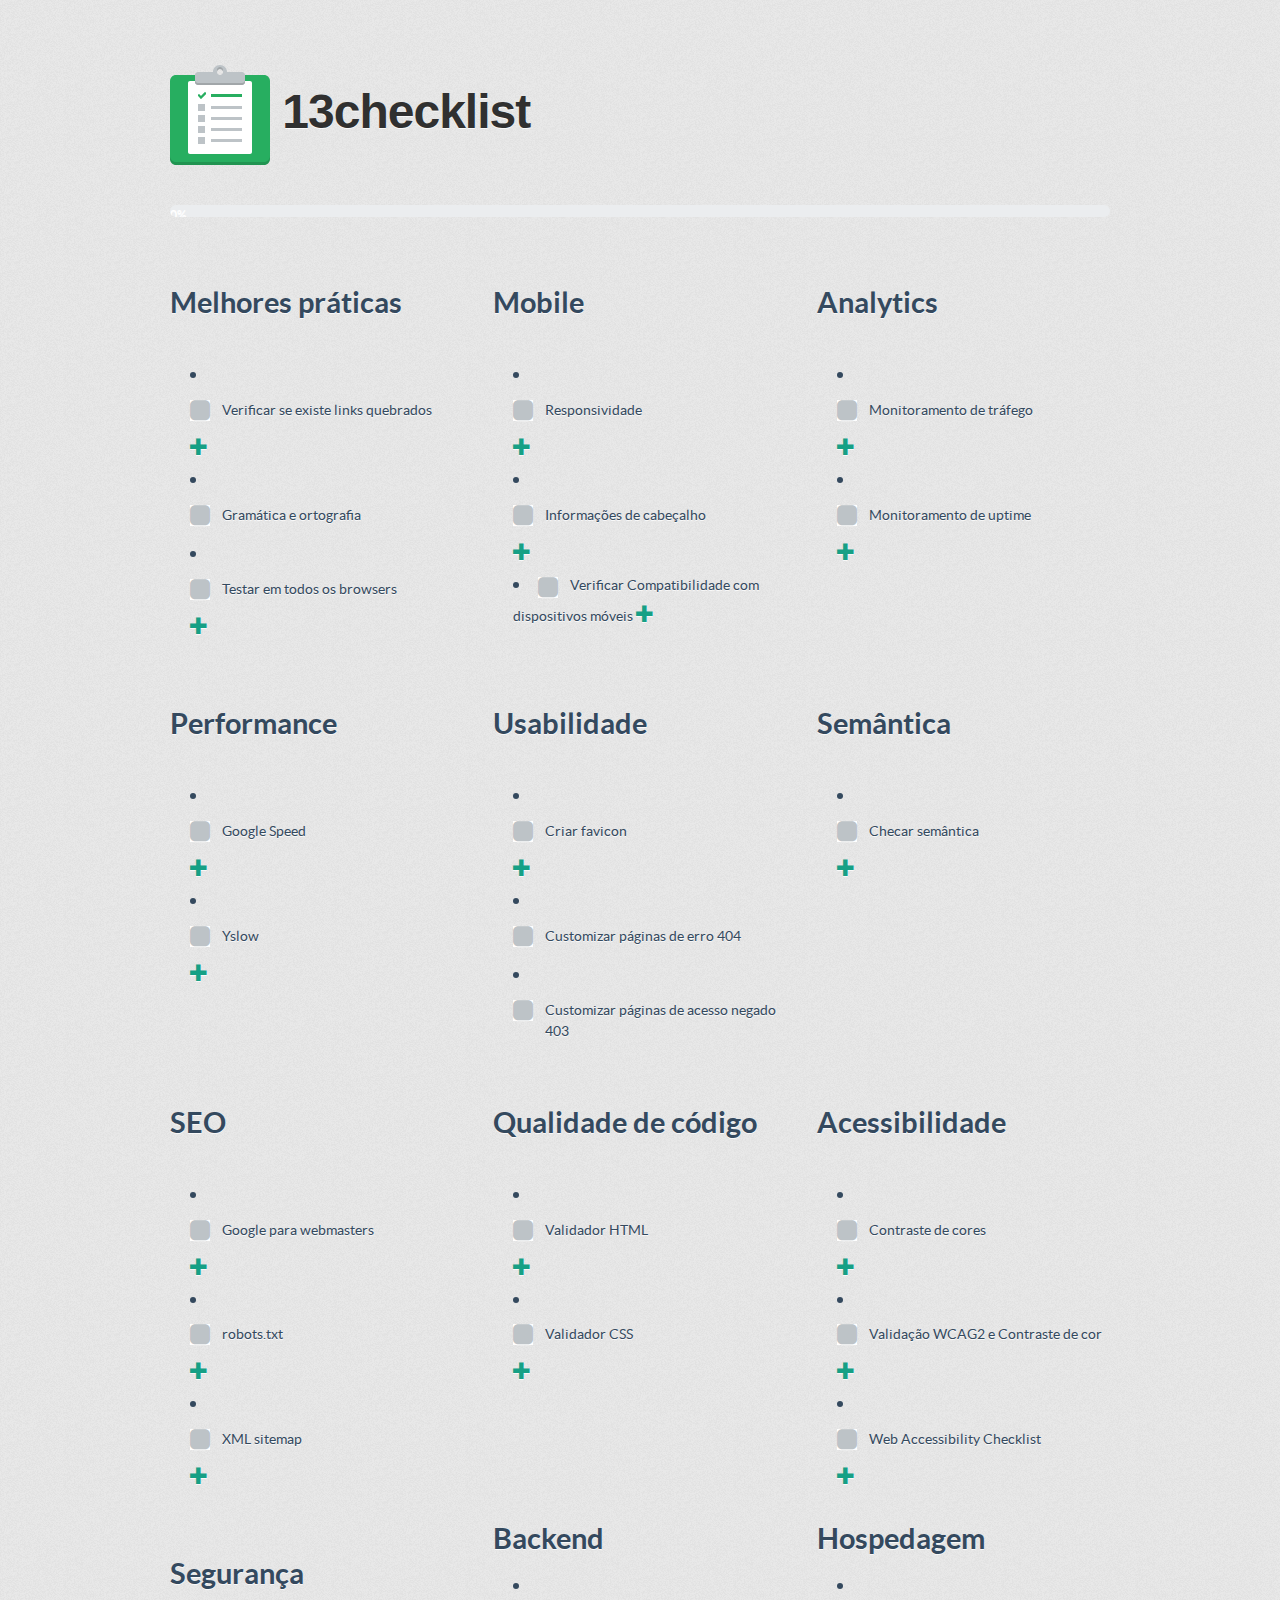
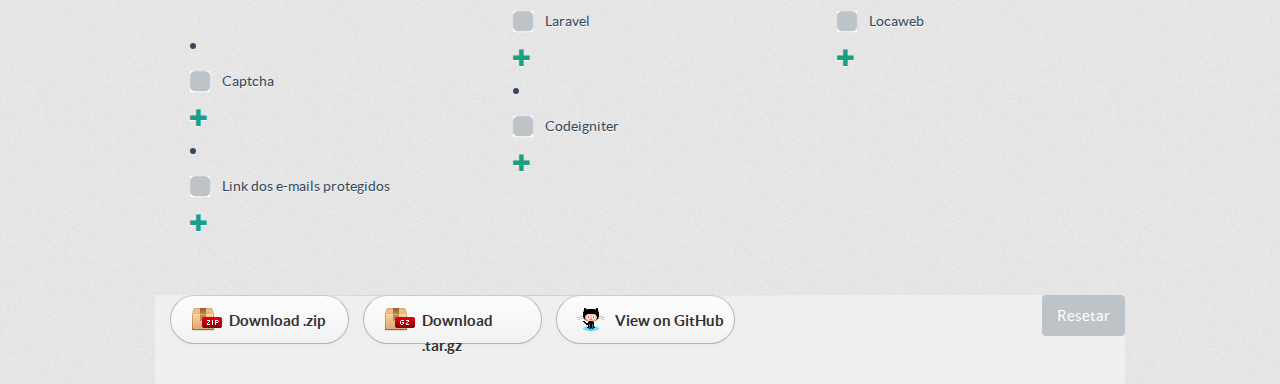
<file: index.html>
<!DOCTYPE html>
<html lang="pt-br" xmlns="http://www.w3.org/1999/xhtml">
    <head>
        <meta charset="utf-8">
        <title>13checklist - Atividades para publicação de sites</title>
        <meta name="description" content="Checklist para revisar o site antes de colocá-lo no ar">
        <meta name="keywords" content="13 bits, checklist, português, desenvolvimento web">
        <meta name="viewport" content="width=device-width, initial-scale=1.0">
        <meta name="author" content="13 Bits">
        <link rel="shortcut icon" href="images/favicon.ico">
        <link rel="stylesheet" href="stylesheets/stylesheet.css" media="screen" />
        <link rel="stylesheet" href="flat-ui/bootstrap/css/bootstrap.css">
        <link rel="stylesheet" href="flat-ui/css/flat-ui.css">
        <link rel="stylesheet" href="flat-ui/css/demo.css">
        <link rel="stylesheet" href="stylesheets/pygment_trac.css" media="screen" />
        <link rel="stylesheet" href="stylesheets/print.css" media="print" />
        <!--[if lt IE 9]>
         <script src="//html5shiv.googlecode.com/svn/trunk/html5.js"></script>
        <![endif]-->
    </head>
    <body class="container">
        <header>
            <h1 class="text-align-center">
                <img src="flat-ui/images/icons/svg/clipboard.svg" alt="Imagem de uma planilha">
                13checklist
            </h1>
        </header>


        <div class="row">
            <div class="col-md-12">
                <div class="progress">
                    <div class="progress-bar"><span></span></div>
                </div>
            </div>
        </div>

        <div class="row">       
            <section class="col-md-4">
                <header>
                    <h5>Melhores práticas</h5>
                </header>
                <article>
                    <ul class="list-unstyled">
                        <li class="list">
                            <label for="linksquebrados" class="checkbox">
                                <input type="checkbox" id="linksquebrados" name="linksquebrados" value="1" data-toggle="checkbox">
                                Verificar se existe links quebrados
                            </label>
                            <a href="#" data-toggle="modal" data-target="#linksquebradosModal" class="fonticon">
                                <i class="glyphicon glyphicon-plus"></i>
                            </a>
                        </li>
                        <li class="list">
                            <label for="gramatica" class="checkbox">
                                <input type="checkbox" id="gramatica" name="gramatica" value="1" data-toggle="checkbox">
                                Gramática e ortografia
                            </label>
                        </li>
                        <li class="list">
                            <label for="browsers" class="checkbox">
                                <input type="checkbox" id="browsers" name="browsers" value="1" data-toggle="checkbox">
                                Testar em todos os browsers
                            </label>
                            <a href="#" data-toggle="modal" data-target="#browsersModal" class="fonticon">
                                <i class="glyphicon glyphicon-plus"></i>
                            </a>
                        </li>
                    </ul>
                </article>
            </section>

            <section class="col-md-4">
                <header>
                    <h5>Mobile</h5>
                </header>
                <article>
                    <ul class="list-unstyled">
                        <li class="list">
                            <label for="responsividade" class="checkbox">
                                <input type="checkbox" id="responsividade" name="responsividade" value="1" data-toggle="checkbox">
                                Responsividade
                            </label>
                            <a href="#" data-toggle="modal" data-target="#responsividadeModal" class="fonticon">
                                <i class="glyphicon glyphicon-plus"></i>
                            </a>
                        </li>
                        <li class="list">
                            <label for="headmobile" class="checkbox">
                                <input type="checkbox" id="headmobile" name="headmobile" value="1" data-toggle="checkbox">
                                Informações de cabeçalho
                            </label>
                            <a href="#" data-toggle="modal" data-target="#headmobileModal" class="fonticon">
                                <i class="glyphicon glyphicon-plus"></i>
                            </a>
                        </li>
                        <li class="list">
                            <label for="vcompatibilidadeModal" class="checkbox" style="display: inline!important;">
                                <input type="checkbox" id="" name="vcompatibilidadeModal" value="1" data-toggle="checkbox">
                                Verificar Compatibilidade com dispositivos móveis
                            </label>
                            <a href="#" data-toggle="modal" data-target="#vcompatibilidadeModal" class="fonticon">
                                <i class="glyphicon glyphicon-plus"></i>
                            </a>
                        </li>
                    </ul>
                </article>
            </section>

            <section class="col-md-4">
                <header>
                    <h5>Analytics</h5>
                </header>
                <article>
                    <ul class="list-unstyled">
                        <li class="list">
                            <label for="trafego" class="checkbox">
                                <input type="checkbox" id="trafego" name="trafego" value="1" data-toggle="checkbox">
                                Monitoramento de tráfego
                            </label>
                            <a href="#" data-toggle="modal" data-target="#trafegoModal" class="fonticon">
                                <i class="glyphicon glyphicon-plus"></i>
                            </a>
                        </li>
                        <li class="list">
                            <label for="up" class="checkbox">
                                <input type="checkbox" id="up" name="up" value="1" data-toggle="checkbox">
                                Monitoramento de uptime
                            </label>
                            <a href="#" data-toggle="modal" data-target="#upModal" class="fonticon">
                                <i class="glyphicon glyphicon-plus"></i>
                            </a>
                        </li>
                    </ul>
                </article>
            </section>
        </div>

        <div class="row">
            <section class="col-md-4">
                <header>
                    <h5>Performance</h5>
                </header>
                <article>
                    <ul class="list-unstyled">
                        <li class="list">
                            <label for="speed" class="checkbox">
                                <input type="checkbox" id="speed" name="speed" value="1" data-toggle="checkbox">
                                Google Speed
                            </label>
                            <a href="#" data-toggle="modal" data-target="#speedModal" class="fonticon">
                                <i class="glyphicon glyphicon-plus"></i>
                            </a>
                        </li>
                        <li class="list">
                            <label for="yslow" class="checkbox">
                                <input type="checkbox" id="yslow" name="yslow" value="1" data-toggle="checkbox">
                                Yslow
                            </label>
                            <a href="#" data-toggle="modal" data-target="#yslowModal" class="fonticon">
                                <i class="glyphicon glyphicon-plus"></i>
                            </a>
                        </li>
                    </ul>
                </article>
            </section>

            <section class="col-md-4">
                <header>
                    <h5>Usabilidade</h5>
                </header>
                <article>
                    <ul class="list-unstyled">
                        <li class="list">
                            <label for="favicon" class="checkbox">
                                <input type="checkbox" id="favicon" name="favicon" value="1" data-toggle="checkbox">
                                Criar favicon
                            </label>
                            <a href="#" data-toggle="modal" data-target="#faviconModal" class="fonticon">
                                <i class="glyphicon glyphicon-plus"></i>
                            </a>
                        </li>
                        <li class="list">
                            <label for="erro404" class="checkbox">
                                <input type="checkbox" id="erro404" name="erro404" value="1" data-toggle="checkbox">
                                Customizar páginas de erro 404
                            </label>
                        </li>

                        <li class="list">
                            <label for="erro403" class="checkbox">
                                <input type="checkbox" id="erro403" name="erro403" value="1" data-toggle="checkbox">
                                Customizar páginas de acesso negado 403
                            </label>
                        </li>
                    </ul>
                </article>
            </section>

            <section class="col-md-4">
                <header>
                    <h5>Semântica</h5>
                </header>
                <article>
                    <ul class="list-unstyled">
                        <li class="list">
                            <label for="semantica" class="checkbox">
                                <input type="checkbox" id="semantica" name="semantica" value="1" data-toggle="checkbox">
                                Checar semântica
                            </label>
                            <a href="#" data-toggle="modal" data-target="#semanticaModal" class="fonticon">
                                <i class="glyphicon glyphicon-plus"></i>
                            </a>
                        </li>
                    </ul>
                </article>
            </section>
        </div>

        <div class="row">
            <section class="col-md-4">
                <header>
                    <h5>SEO</h5>
                </header>
                <article>
                    <ul class="list-unstyled">
                        <li class="list">
                            <label for="googlewebmasters" class="checkbox">
                                <input type="checkbox" id="googlewebmasters" name="googlewebmasters" value="1" data-toggle="checkbox">
                                Google para webmasters
                            </label>
                            <a href="#" data-toggle="modal" data-target="#googlewebmastersModal" class="fonticon">
                                <i class="glyphicon glyphicon-plus"></i>
                            </a>
                        </li>
                        <li class="list">
                            <label for="robots" class="checkbox">
                                <input type="checkbox" id="robots" name="robots" value="1" data-toggle="checkbox">
                                robots.txt
                            </label>
                            <a href="#" data-toggle="modal" data-target="#robotsModal" class="fonticon">
                                <i class="glyphicon glyphicon-plus"></i>
                            </a>
                        </li>
                        <li class="list">
                            <label for="sitemap" class="checkbox">
                                <input type="checkbox" id="sitemap" name="sitemap" value="1" data-toggle="checkbox">
                                XML sitemap
                            </label>
                            <a href="#" data-toggle="modal" data-target="#sitemapModal" class="fonticon">
                                <i class="glyphicon glyphicon-plus"></i>
                            </a>
                        </li>
                    </ul>
                </article>
            </section>

            <section class="col-md-4">
                <header>
                    <h5>Qualidade de código</h5>
                </header>
                <article>
                    <ul class="list-unstyled">
                        <li class="list">
                            <label for="htmlvalidate" class="checkbox">
                                <input type="checkbox" id="htmlvalidate" name="htmlvalidate" value="1" data-toggle="checkbox">
                                Validador HTML
                            </label>
                            <a href="#" data-toggle="modal" data-target="#htmlvalidateModal" class="fonticon">
                                <i class="glyphicon glyphicon-plus"></i>
                            </a>
                        </li>
                        <li class="list">
                            <label for="cssvalidate" class="checkbox">
                                <input type="checkbox" id="cssvalidate" name="cssvalidate" value="1" data-toggle="checkbox">
                                Validador CSS
                            </label>
                            <a href="#" data-toggle="modal" data-target="#cssvalidateModal" class="fonticon">
                                <i class="glyphicon glyphicon-plus"></i>
                            </a>
                        </li>
                    </ul>
                </article>
            </section>

            <section class="col-md-4">
                <header>
                    <h5>Acessibilidade</h5>
                </header>
                <article>
                    <ul class="list-unstyled">
                        <li class="list">
                            <label for="colorcontrast" class="checkbox">
                                <input type="checkbox" id="colorcontrast" name="colorcontrast" value="1" data-toggle="checkbox">
                                Contraste de cores
                            </label>
                            <a href="#" data-toggle="modal" data-target="#colorcontrastModal" class="fonticon">
                                <i class="glyphicon glyphicon-plus"></i>
                            </a>
                        </li>
                        <li class="list">
                            <label for="wcag" class="checkbox">
                                <input type="checkbox" id="wcag" name="wcag" value="1" data-toggle="checkbox">
                                Validação WCAG2 e Contraste de cor
                            </label>
                            <a href="#" data-toggle="modal" data-target="#wcagModal" class="fonticon">
                                <i class="glyphicon glyphicon-plus"></i>
                            </a>
                        </li>
                        <li class="list">
                            <label for="wca" class="checkbox">
                                <input type="checkbox" id="wca" name="wca" value="1" data-toggle="checkbox">
                                Web Accessibility Checklist
                            </label>
                            <a href="#" data-toggle="modal" data-target="#wcaModal" class="fonticon">
                                <i class="glyphicon glyphicon-plus"></i>
                            </a>
                        </li>
                    </ul>
                </article>
            </section>
        </div>

        <div class="row">
            <section class="col-md-4">
                <header>
                    <h5>Segurança</h5>
                </header>
                <article>
                    <ul class="list-unstyled">
                        <li class="list">
                            <label for="captcha" class="checkbox">
                                <input type="checkbox" id="captcha" name="captcha" value="1" data-toggle="checkbox">
                                Captcha
                            </label>
                            <a href="#" data-toggle="modal" data-target="#captchaModal" class="fonticon">
                                <i class="glyphicon glyphicon-plus"></i>
                            </a>
                        </li>
                        <li class="list">
                            <label for="emails" class="checkbox">
                                <input type="checkbox" id="emails" name="emails" value="1" data-toggle="checkbox">
                                Link dos e-mails protegidos
                            </label>
                            <a href="#" data-toggle="modal" data-target="#emailsModal" class="fonticon">
                                <i class="glyphicon glyphicon-plus"></i>
                            </a>
                        </li>
                    </ul>
                </article>
            </section>

            <section class="col-md-4">
                <h5>Backend</h5>
                <ul class="list-unstyled">
                    <li class="list">
                        <label class="checkbox" for="laravel">
                            <input type="checkbox" id="laravel" name="tarefa" value="1" data-toggle="checkbox">
                            Laravel
                        </label>
                        <a href="#" class="fonticon" data-toggle="modal" data-target="#laravelModal"><i class="glyphicon glyphicon-plus"></i></a>
                    </li>
                    <li class="list">
                        <label class="checkbox" for="codeigniter">
                            <input type="checkbox" id="codeigniter" name="tarefa" value="1" data-toggle="checkbox">
                            Codeigniter
                        </label>
                        <a href="#" class="fonticon" data-toggle="modal" data-target="#codeigniterModal"><i class="glyphicon glyphicon-plus"></i></a>
                    </li>
                </ul>
            </section>

            <section class="col-md-4">
                <h5>Hospedagem</h5>
                <ul class="list-unstyled">
                    <li class="list">
                        <label class="checkbox" for="locaweb">
                            <input type="checkbox" id="locaweb" name="tarefa" value="1" data-toggle="checkbox">
                            Locaweb
                        </label>
                        <a href="#" class="fonticon" data-toggle="modal" data-target="#locawebModal"><i class="glyphicon glyphicon-plus"></i></a>
                    </li>
                </ul>
            </section>
        </div>

        <footer class="row">
            <div id="downloads" class="clearfix pull-left col-md-8">
                <a href="https://github.com/alexdeoliveira/13checklist/archive/gh-pages.zip" id="download-zip" class="button"><span>Download .zip</span></a>
                <a href="https://github.com/alexdeoliveira/13checklist/archive/gh-pages.tar.gz" id="download-tar-gz" class="button"><span>Download .tar.gz</span></a>
                <a href="https://github.com/alexdeoliveira/13checklist" id="view-on-github" class="button"><span>View on GitHub</span></a>
            </div>
            <button class="btn btn-default margem-direita reset pull-right">Resetar</button>
        </footer>
        <script src="javascripts/jquery.js"></script>
        <script src="javascripts/jquery.cookie.js"></script>
        <script src="flat-ui/js/flatui-checkbox.js"></script>
        <script src="flat-ui/js/bootstrap.min.js"></script>
        <script>
            $(document).ready(function(){

                
                set_name();
                check();

                $('input[type=checkbox]').change(function(){
                    set($(this));
                });

                $('button.reset').click(function(){
                    reset();
                });
            });

            function set (el) {
                if(el.is(':checked')) {
                    $.cookie(el.attr('name'), el.attr('value'));
                } else {
                    $.removeCookie(el.attr('name'));
                }
                progress_bar();
            }

            function check () {
                $('input[type=checkbox]').each(function(){
                    if($.cookie($(this).attr('name'))) {
                        $(this).attr('checked', true)
                            .parents('label').addClass('checked');
                    }
                });
                progress_bar();
            }

            function reset () {
                $('input[type=checkbox]')
                    .attr('checked', false)
                    .each(function(){
                        $.removeCookie($(this).attr('name'));
                    })
                    .parents('label').removeClass('checked');

                    progress_bar();
            }

            function set_name () {
                var count = 1;
                $('input[type=checkbox]').each(function(){
                    var name = $(this).attr('name')+count;
                    $(this).attr('name', name);
                    count++;
                });
            }

            function progress_bar () {
                var total = $('input[type=checkbox]').length;
                var checked = $('input[type=checkbox]:checked').length;
                var result = checked;
                if (result != 0) {
                    result = (checked*100)/total;
                };
                $('.progress-bar').css('width', result+'%')
                    .find('span').html(parseInt(result)+'% ('+checked+'/'+total+')');
            }
        </script>
        
        <div class="modal fade" id="linksquebradosModal" tabindex="-1" role="dialog" aria-hidden="true">
            <div class="modal-dialog">
                <div class="modal-content">
                    <div class="modal-header">
                        <button type="button" class="close" data-dismiss="modal" aria-hidden="true">&times;</button>
                        <h6 class="modal-title">Ferramentas</h6>
                    </div>
                    <div class="modal-body">
                        <ul>
                            <li><a href="http://validator.w3.org/checklink" target="blank">W3C link checker</a></li>
                            <li><a href="http://iwebtool.com/broken_link_checker" target="blank">iWebTool Broken Link Checker</a></li>
                        </ul>
                    </div>
                    <div class="modal-footer">
                        <button type="button" class="btn btn-default" data-dismiss="modal">Fechar</button>
                    </div>
                </div><!-- /.modal-content -->
            </div><!-- /.modal-dialog -->
        </div><!-- /.modal -->

        <div class="modal fade" id="browsersModal" tabindex="-1" role="dialog" aria-hidden="true">
            <div class="modal-dialog">
                <div class="modal-content">
                    <div class="modal-header">
                        <button type="button" class="close" data-dismiss="modal" aria-hidden="true">&times;</button>
                        <h6 class="modal-title">Browsers</h6>
                    </div>
                    <div class="modal-body">
                        <ul>
                            <li>Chrome</li>
                            <li>Firefox</li>
                            <li>IE7+</li>
                            <li>Opera</li>
                            <li>Safari</li>
                        </ul>
                    </div>
                    <div class="modal-footer">
                        <button type="button" class="btn btn-default" data-dismiss="modal">Fechar</button>
                    </div>
                </div><!-- /.modal-content -->
            </div><!-- /.modal-dialog -->
        </div><!-- /.modal -->

        <div class="modal fade" id="responsividadeModal" tabindex="-1" role="dialog" aria-hidden="true">
            <div class="modal-dialog">
                <div class="modal-content">
                    <div class="modal-header">
                        <button type="button" class="close" data-dismiss="modal" aria-hidden="true">&times;</button>
                        <h6 class="modal-title">Ferramenta</h6>
                    </div>
                    <div class="modal-body">
                        <ul>
                            <li>Testar utilizando o serviço <a href="http://quirktools.com/screenfly" target="blank">http://quirktools.com/screenfly</a></li>
                        </ul>
                    </div>
                    <div class="modal-footer">
                        <button type="button" class="btn btn-default" data-dismiss="modal">Fechar</button>
                    </div>
                </div><!-- /.modal-content -->
            </div><!-- /.modal-dialog -->
        </div><!-- /.modal -->

        <div class="modal fade" id="headmobileModal" tabindex="-1" role="dialog" aria-hidden="true">
            <div class="modal-dialog">
                <div class="modal-content">
                    <div class="modal-header">
                        <button type="button" class="close" data-dismiss="modal" aria-hidden="true">&times;</button>
                        <h6 class="modal-title">Ferramentas</h6>
                    </div>
                    <div class="modal-body">
                        <ul>
                            <li><a href="http://www.buildmypinnedsite.com" target="blank">Preparar exibição do site para atalhos no Windows 8</a></li>
                            <li><a href="https://developer.apple.com/library/ios/documentation/AppleApplications/Reference/SafariWebContent/ConfiguringWebApplications/ConfiguringWebApplications.html" target="blank">Configuração de ícone para equipamentos da Apple</a></li>
                        </ul>
                    </div>
                    <div class="modal-footer">
                        <button type="button" class="btn btn-default" data-dismiss="modal">Fechar</button>
                    </div>
                </div><!-- /.modal-content -->
            </div><!-- /.modal-dialog -->
        </div><!-- /.modal -->

        <div class="modal fade" id="vcompatibilidadeModal" tabindex="-1" role="dialog" aria-hidden="true">
            <div class="modal-dialog">
                <div class="modal-content">
                    <div class="modal-header">
                        <button type="button" class="close" data-dismiss="modal" aria-hidden="true">&times;</button>
                        <h6 class="modal-title">Ferramenta</h6>
                    </div>
                    <div class="modal-body">
                        <ul>
                            <li>Testar utilizando o serviço <a href="https://www.google.com/webmasters/tools/mobile-friendly/?hl=pt-BR" target="blank">https://www.google.com/webmasters/tools/mobile-friendly/?hl=pt-BR</a></li>
                        </ul>
                    </div>
                    <div class="modal-footer">
                        <button type="button" class="btn btn-default" data-dismiss="modal">Fechar</button>
                    </div>
                </div><!-- /.modal-content -->
            </div><!-- /.modal-dialog -->
        </div><!-- /.modal -->
        
        <div class="modal fade" id="trafegoModal" tabindex="-1" role="dialog" aria-hidden="true">
            <div class="modal-dialog">
                <div class="modal-content">
                    <div class="modal-header">
                        <button type="button" class="close" data-dismiss="modal" aria-hidden="true">&times;</button>
                        <h6 class="modal-title">Ferramentas</h6>
                    </div>
                    <div class="modal-body">
                        <ul>
                            <li><a href="http://www.google.com/analytics/" target="blank">Google Analytics</a></li>
                            <li><a href="http://statcounter.com/" target="blank">StatCounter</a></li>
                            <li><a href="http://clicky.com/" target="blank">Clicky</a></li>
                        </ul>
                    </div>
                    <div class="modal-footer">
                        <button type="button" class="btn btn-default" data-dismiss="modal">Fechar</button>
                    </div>
                </div><!-- /.modal-content -->
            </div><!-- /.modal-dialog -->
        </div><!-- /.modal -->

        <div class="modal fade" id="upModal" tabindex="-1" role="dialog" aria-hidden="true">
            <div class="modal-dialog">
                <div class="modal-content">
                    <div class="modal-header">
                        <button type="button" class="close" data-dismiss="modal" aria-hidden="true">&times;</button>
                        <h6 class="modal-title">Ferramentas</h6>
                    </div>
                    <div class="modal-body">
                        <ul>
                            <li>Zabbix</li>
                            <li><a href="http://uptimerobot.com/" target="blank">Uptime Robot</a></li>
                        </ul>
                    </div>
                    <div class="modal-footer">
                        <button type="button" class="btn btn-default" data-dismiss="modal">Fechar</button>
                    </div>
                </div><!-- /.modal-content -->
            </div><!-- /.modal-dialog -->
        </div><!-- /.modal -->

        <div class="modal fade" id="speedModal" tabindex="-1" role="dialog" aria-hidden="true">
            <div class="modal-dialog">
                <div class="modal-content">
                    <div class="modal-header">
                        <button type="button" class="close" data-dismiss="modal" aria-hidden="true">&times;</button>
                        <h6 class="modal-title">Ferramenta</h6>
                    </div>
                    <div class="modal-body">
                        <ul>
                            <li><a href="https://developers.google.com/speed/pagespeed/" target="blank">Google Page Speed</a></li>
                        </ul>
                    </div>
                    <div class="modal-footer">
                        <button type="button" class="btn btn-default" data-dismiss="modal">Fechar</button>
                    </div>
                </div><!-- /.modal-content -->
            </div><!-- /.modal-dialog -->
        </div><!-- /.modal -->

        <div class="modal fade" id="yslowModal" tabindex="-1" role="dialog" aria-hidden="true">
            <div class="modal-dialog">
                <div class="modal-content">
                    <div class="modal-header">
                        <button type="button" class="close" data-dismiss="modal" aria-hidden="true">&times;</button>
                        <h6 class="modal-title">Ferramenta</h6>
                    </div>
                    <div class="modal-body">
                        <ul>
                            <li><a href="http://yslow.org/" target="blank">Yahoo's YSlow</a></li>
                        </ul>
                    </div>
                    <div class="modal-footer">
                        <button type="button" class="btn btn-default" data-dismiss="modal">Fechar</button>
                    </div>
                </div><!-- /.modal-content -->
            </div><!-- /.modal-dialog -->
        </div><!-- /.modal -->

        <div class="modal fade" id="faviconModal" tabindex="-1" role="dialog" aria-hidden="true">
            <div class="modal-dialog">
                <div class="modal-content">
                    <div class="modal-header">
                        <button type="button" class="close" data-dismiss="modal" aria-hidden="true">&times;</button>
                        <h6 class="modal-title">Ferramentas</h6>
                    </div>
                    <div class="modal-body">
                        <ul>
                            <li><a href="http://www.xiconeditor.com/" target="blank">X-Icon Editor</a></li>
                            <li><a href="http://tools.dynamicdrive.com/favicon/" target="blank">Dynamic Drive - Favicon Generator</a></li>
                        </ul>
                    </div>
                    <div class="modal-footer">
                        <button type="button" class="btn btn-default" data-dismiss="modal">Fechar</button>
                    </div>
                </div><!-- /.modal-content -->
            </div><!-- /.modal-dialog -->
        </div><!-- /.modal -->

        <div class="modal fade" id="semanticaModal" tabindex="-1" role="dialog" aria-hidden="true">
            <div class="modal-dialog">
                <div class="modal-content">
                    <div class="modal-header">
                        <button type="button" class="close" data-dismiss="modal" aria-hidden="true">&times;</button>
                        <h6 class="modal-title">Ferramenta</h6>
                    </div>
                    <div class="modal-body">
                        <ul>
                            <li><a href="http://www.w3.org/2003/12/semantic-extractor.html" target="blank">W3C semantic extractor</a></li>
                        </ul>
                    </div>
                    <div class="modal-footer">
                        <button type="button" class="btn btn-default" data-dismiss="modal">Fechar</button>
                    </div>
                </div><!-- /.modal-content -->
            </div><!-- /.modal-dialog -->
        </div><!-- /.modal -->

        <div class="modal fade" id="googlewebmastersModal" tabindex="-1" role="dialog" aria-hidden="true">
            <div class="modal-dialog">
                <div class="modal-content">
                    <div class="modal-header">
                        <button type="button" class="close" data-dismiss="modal" aria-hidden="true">&times;</button>
                        <h6 class="modal-title">Link</h6>
                    </div>
                    <div class="modal-body">
                        <ul>
                            <li><a href="http://www.google.com/webmasters/" target="blank">Google Webmasters</a></li>
                        </ul>
                    </div>
                    <div class="modal-footer">
                        <button type="button" class="btn btn-default" data-dismiss="modal">Fechar</button>
                    </div>
                </div><!-- /.modal-content -->
            </div><!-- /.modal-dialog -->
        </div><!-- /.modal -->

        <div class="modal fade" id="robotsModal" tabindex="-1" role="dialog" aria-hidden="true">
            <div class="modal-dialog">
                <div class="modal-content">
                    <div class="modal-header">
                        <button type="button" class="close" data-dismiss="modal" aria-hidden="true">&times;</button>
                        <h6 class="modal-title">Ferramentas</h6>
                    </div>
                    <div class="modal-body">
                        <ul>
                            <li><a href="http://tools.seobook.com/robots-txt/" target="blank">Tutorial</a></li>
                            <li><a href="http://www.robotsgenerator.com/" target="blank">Criar online</a></li>
                        </ul>
                    </div>
                    <div class="modal-footer">
                        <button type="button" class="btn btn-default" data-dismiss="modal">Fechar</button>
                    </div>
                </div><!-- /.modal-content -->
            </div><!-- /.modal-dialog -->
        </div><!-- /.modal -->

        <div class="modal fade" id="sitemapModal" tabindex="-1" role="dialog" aria-hidden="true">
            <div class="modal-dialog">
                <div class="modal-content">
                    <div class="modal-header">
                        <button type="button" class="close" data-dismiss="modal" aria-hidden="true">&times;</button>
                        <h6 class="modal-title">Ferramenta</h6>
                    </div>
                    <div class="modal-body">
                        <ul>
                            <li><a href="http://www.xml-sitemaps.com/" target="blank">XML Sitemap</a></li>
                            <li><a href="https://murze.be/2016/08/automatically-generate-a-sitemap-in-laravel/" target="blank">Pacote para Laravel</a></li>
                        </ul>
                    </div>
                    <div class="modal-footer">
                        <button type="button" class="btn btn-default" data-dismiss="modal">Fechar</button>
                    </div>
                </div><!-- /.modal-content -->
            </div><!-- /.modal-dialog -->
        </div><!-- /.modal -->

        <div class="modal fade" id="htmlvalidateModal" tabindex="-1" role="dialog" aria-hidden="true">
            <div class="modal-dialog">
                <div class="modal-content">
                    <div class="modal-header">
                        <button type="button" class="close" data-dismiss="modal" aria-hidden="true">&times;</button>
                        <h6 class="modal-title">Ferramenta</h6>
                    </div>
                    <div class="modal-body">
                        <ul>
                            <li><a href="http://validator.w3.org/" target="blank">W3C HTML validator</a></li>
                            <li><a href="http://watson.addy.com/" target="blank">Dr. Watson</a></li>
                        </ul>
                    </div>
                    <div class="modal-footer">
                        <button type="button" class="btn btn-default" data-dismiss="modal">Fechar</button>
                    </div>
                </div><!-- /.modal-content -->
            </div><!-- /.modal-dialog -->
        </div><!-- /.modal -->

        <div class="modal fade" id="cssvalidateModal" tabindex="-1" role="dialog" aria-hidden="true">
            <div class="modal-dialog">
                <div class="modal-content">
                    <div class="modal-header">
                        <button type="button" class="close" data-dismiss="modal" aria-hidden="true">&times;</button>
                        <h6 class="modal-title">Ferramenta</h6>
                    </div>
                    <div class="modal-body">
                        <ul>
                            <li><a href="http://jigsaw.w3.org/css-validator/" target="blank">W3C CSS validator</a></li>
                        </ul>
                    </div>
                    <div class="modal-footer">
                        <button type="button" class="btn btn-default" data-dismiss="modal">Fechar</button>
                    </div>
                </div><!-- /.modal-content -->
            </div><!-- /.modal-dialog -->
        </div><!-- /.modal -->

        <div class="modal fade" id="colorcontrastModal" tabindex="-1" role="dialog" aria-hidden="true">
            <div class="modal-dialog">
                <div class="modal-content">
                    <div class="modal-header">
                        <button type="button" class="close" data-dismiss="modal" aria-hidden="true">&times;</button>
                        <h6 class="modal-title">Ferramenta</h6>
                    </div>
                    <div class="modal-body">
                        <ul>
                            <li><a href="http://www.checkmycolours.com/" target="blank">CheckMyColours</a></li>
                        </ul>
                    </div>
                    <div class="modal-footer">
                        <button type="button" class="btn btn-default" data-dismiss="modal">Fechar</button>
                    </div>
                </div><!-- /.modal-content -->
            </div><!-- /.modal-dialog -->
        </div><!-- /.modal -->

        <div class="modal fade" id="wcagModal" tabindex="-1" role="dialog" aria-hidden="true">
            <div class="modal-dialog">
                <div class="modal-content">
                    <div class="modal-header">
                        <button type="button" class="close" data-dismiss="modal" aria-hidden="true">&times;</button>
                        <h6 class="modal-title">Ferramentas</h6>
                    </div>
                    <div class="modal-body">
                        <ul>
                            <li><a href="http://www.acessibilidade.gov.pt/accessmonitor/" target="blank">Validação WCAG 2</a></li>
                            <li><a href="http://wave.webaim.org/" target="blank">Validação WCAG 2 e Contraste de cor</a></li>
                        </ul>
                    </div>
                    <div class="modal-footer">
                        <button type="button" class="btn btn-default" data-dismiss="modal">Fechar</button>
                    </div>
                </div><!-- /.modal-content -->
            </div><!-- /.modal-dialog -->
        </div><!-- /.modal -->

        <div class="modal fade" id="wcaModal" tabindex="-1" role="dialog" aria-hidden="true">
            <div class="modal-dialog">
                <div class="modal-content">
                    <div class="modal-header">
                        <button type="button" class="close" data-dismiss="modal" aria-hidden="true">&times;</button>
                        <h6 class="modal-title">Link</h6>
                    </div>
                    <div class="modal-body">
                        <ul>
                            <li><a href="http://a11yproject.com/checklist.html" target="blank">Web Acexxibility Checklist</a></li>
                        </ul>
                    </div>
                    <div class="modal-footer">
                        <button type="button" class="btn btn-default" data-dismiss="modal">Fechar</button>
                    </div>
                </div><!-- /.modal-content -->
            </div><!-- /.modal-dialog -->
        </div><!-- /.modal -->

        <div class="modal fade" id="captchaModal" tabindex="-1" role="dialog" aria-hidden="true">
            <div class="modal-dialog">
                <div class="modal-content">
                    <div class="modal-header">
                        <button type="button" class="close" data-dismiss="modal" aria-hidden="true">&times;</button>
                        <h6 class="modal-title">Ferramentas</h6>
                    </div>
                    <div class="modal-body">
                        <ul>
                            <li><a href="http://www.google.com/recaptcha" target="blank">Recaptcha</a></li>
                            <li><a href="http://ellislab.com/codeigniter/user-guide/helpers/captcha_helper.html" target="blank">Codeigniter - Captcha Helper</a></li>
                        </ul>
                    </div>
                    <div class="modal-footer">
                        <button type="button" class="btn btn-default" data-dismiss="modal">Fechar</button>
                    </div>
                </div><!-- /.modal-content -->
            </div><!-- /.modal-dialog -->
        </div><!-- /.modal -->

        <div class="modal fade" id="emailsModal" tabindex="-1" role="dialog" aria-hidden="true">
            <div class="modal-dialog">
                <div class="modal-content">
                    <div class="modal-header">
                        <button type="button" class="close" data-dismiss="modal" aria-hidden="true">&times;</button>
                        <h6 class="modal-title">Link</h6>
                    </div>
                    <div class="modal-body">
                        <ul>
                            <li><a href="http://ellislab.com/codeigniter/user-guide/helpers/url_helper.html" target="blank">safe_mailto()</a></li>
                        </ul>
                    </div>
                    <div class="modal-footer">
                        <button type="button" class="btn btn-default" data-dismiss="modal">Fechar</button>
                    </div>
                </div><!-- /.modal-content -->
            </div><!-- /.modal-dialog -->
        </div><!-- /.modal -->

        <div class="modal fade" id="laravelModal" tabindex="-1" role="dialog" aria-hidden="true">
            <div class="modal-dialog">
                <div class="modal-content">
                    <div class="modal-header">
                        <button type="button" class="close" data-dismiss="modal" aria-hidden="true">&times;</button>
                        <h6 class="modal-title">Informações</h6>
                    </div>
                    <div class="modal-body">
                        <ul>
                            <li><a href="https://bitbucket.org/snippets/alexdeoliveira/4Kpqk" target="_blank">Passos para instalar o Laravel</a></li>
                            <li><a href="https://bitbucket.org/snippets/alexdeoliveira/dKg6a" target="_blank">Passos para rodar o sistema em laravel após o clone</a></li>
                            <li>Ao publicar o sistema no ar:
                                <ul>
                                    <li>Rodar gulp para produção "gulp --production"</li>
                                    <li>Desativar o debug do .env</li>
                                </ul>
                            </li>
                        </ul>
                    </div>
                    <div class="modal-footer">
                        <button type="button" class="btn btn-default" data-dismiss="modal">Fechar</button>
                    </div>
                </div><!-- /.modal-content -->
            </div><!-- /.modal-dialog -->
        </div><!-- /.modal -->

        <div class="modal fade" id="codeigniterModal" tabindex="-1" role="dialog" aria-hidden="true">
            <div class="modal-dialog">
                <div class="modal-content">
                    <div class="modal-header">
                        <button type="button" class="close" data-dismiss="modal" aria-hidden="true">&times;</button>
                        <h6 class="modal-title">Informações</h6>
                    </div>
                    <div class="modal-body">
                        <ul>
                            <li>Ajustar no arquivo "config.php" a variável "$config['base_url']" com endereço de publicação do site.</li>
                            <li>Configurar dados de conexão com Banco de Dados no arquivo "database.php".</li>
                            <li>Alterar o valor da constante Define para "Production" no arquivo "index.php" na raiz do site.</li>
                            <li>Ajustar valor da variável "$config['assets_version']" em "config1.php".</li>
                        </ul>
                    </div>
                    <div class="modal-footer">
                        <button type="button" class="btn btn-default" data-dismiss="modal">Fechar</button>
                    </div>
                </div><!-- /.modal-content -->
            </div><!-- /.modal-dialog -->
        </div><!-- /.modal -->

        <div class="modal fade" id="locawebModal" tabindex="-1" role="dialog" aria-hidden="true">
            <div class="modal-dialog">
                <div class="modal-content">
                    <div class="modal-header">
                        <button type="button" class="close" data-dismiss="modal" aria-hidden="true">&times;</button>
                        <h6 class="modal-title">Informações</h6>
                    </div>
                    <div class="modal-body">
                        <ul>
                            <li><a href="http://wiki.locaweb.com.br/pt-br/Como_alterar_a_vers%C3%A3o_do_PHP" target="_blank">Como alterar a versão do PHP</a></li>
                            <li><a href="http://wiki.locaweb.com.br/pt-br/Laravel" target="_blank">Laravel</a></li>
                        </ul>
                    </div>
                    <div class="modal-footer">
                        <button type="button" class="btn btn-default" data-dismiss="modal">Fechar</button>
                    </div>
                </div><!-- /.modal-content -->
            </div><!-- /.modal-dialog -->
        </div><!-- /.modal -->

    </body>
</html>
</file>
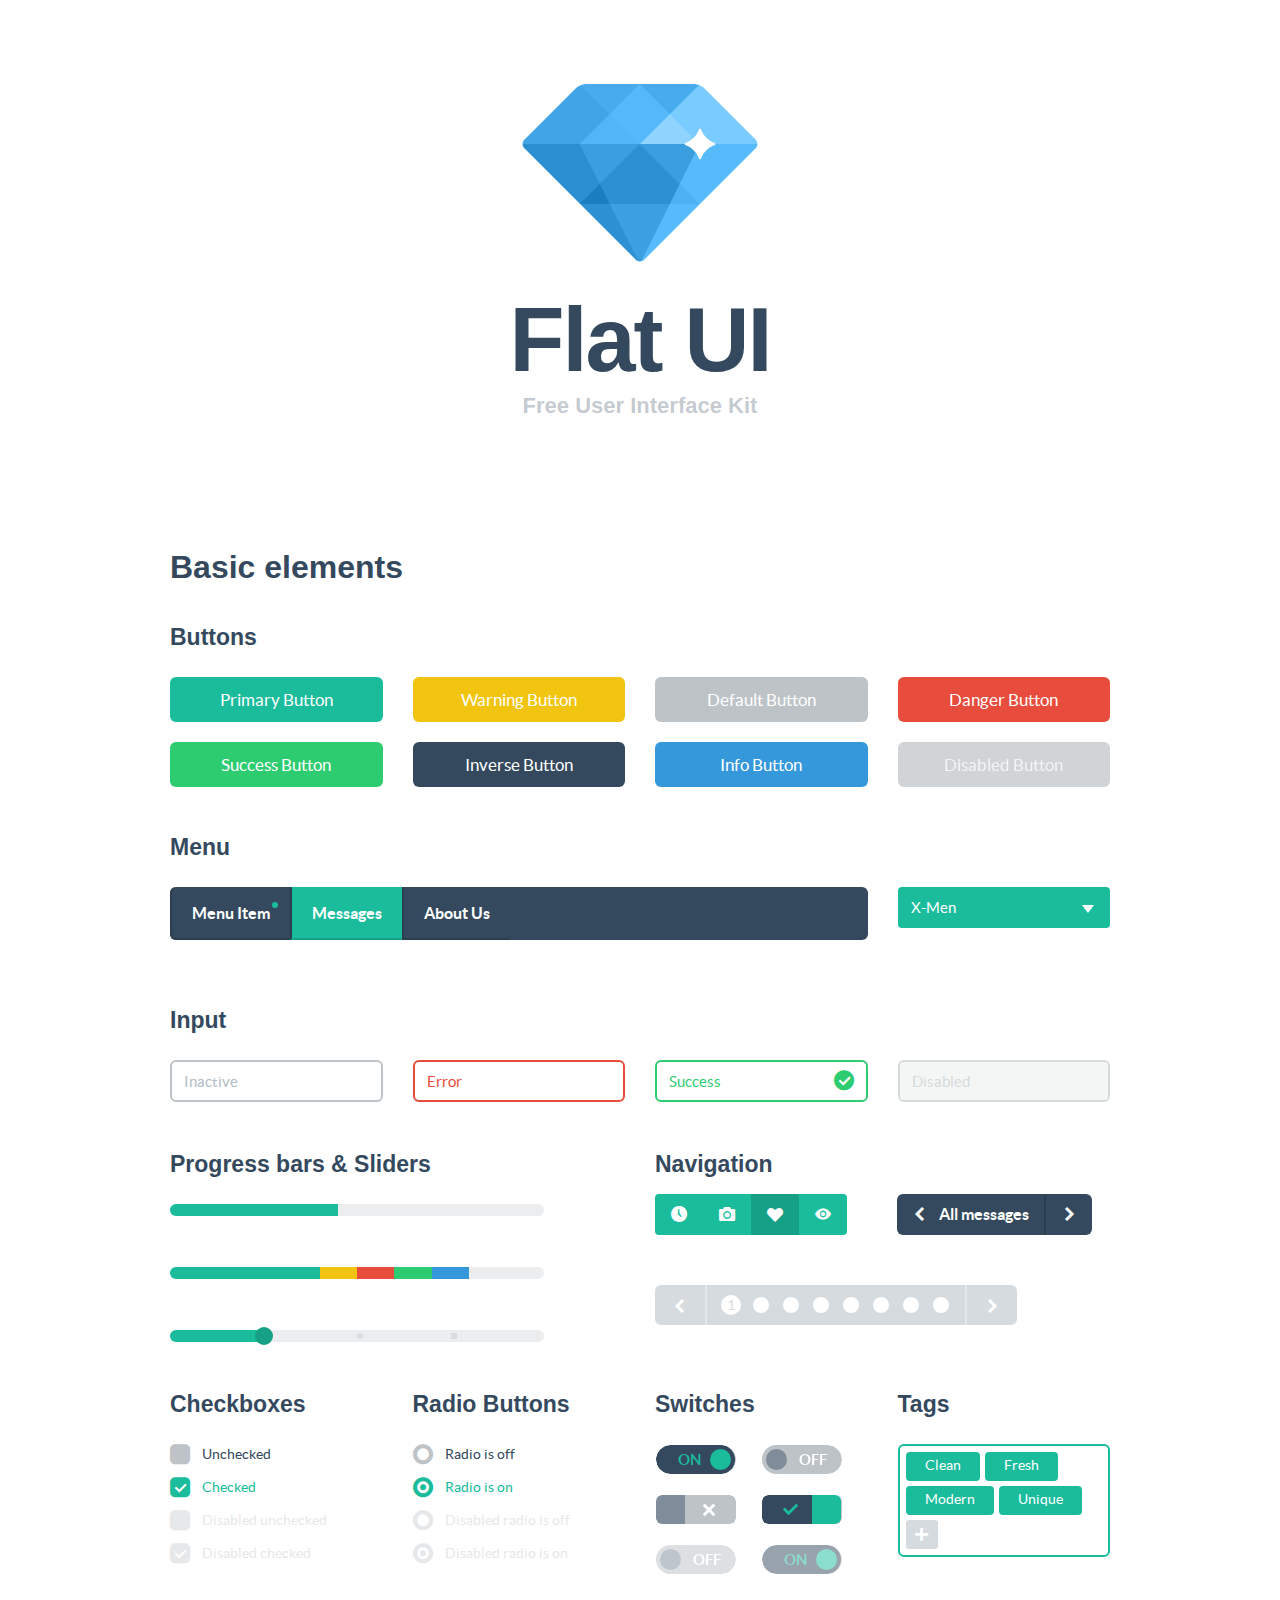
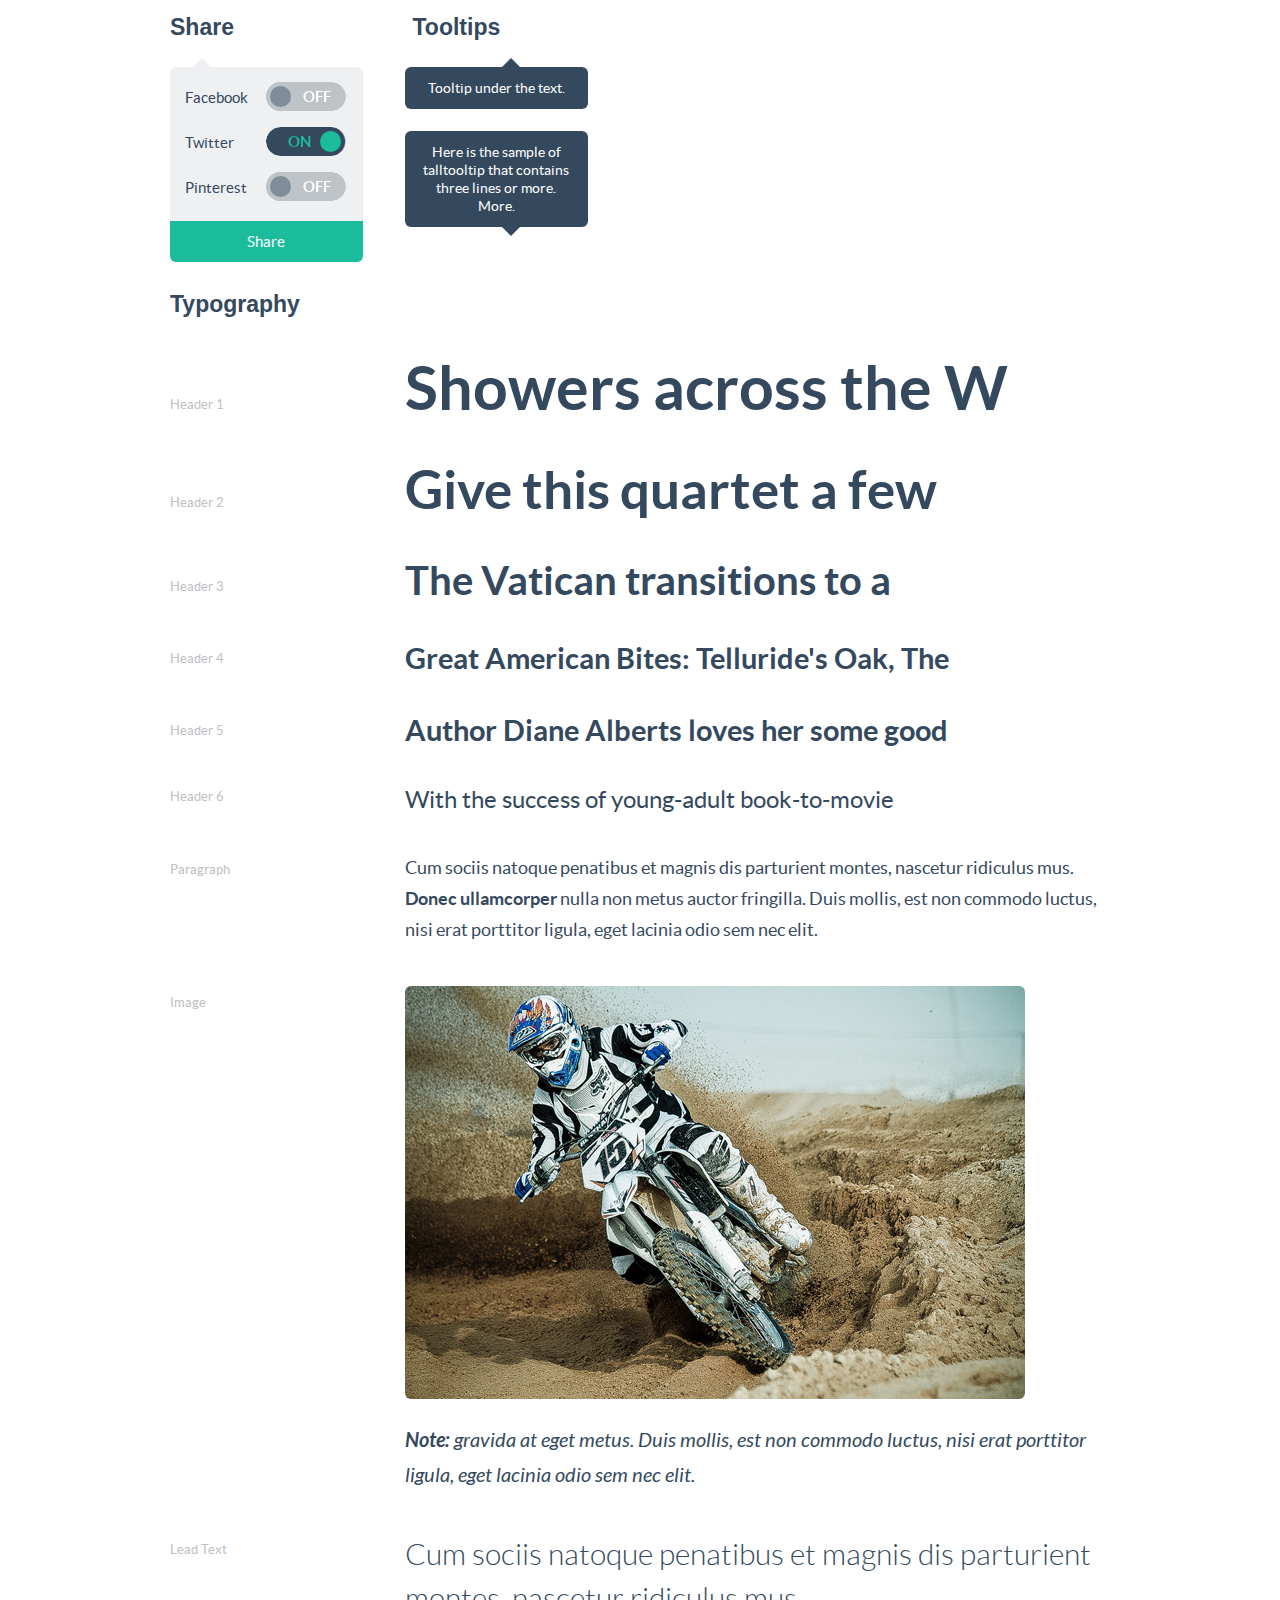
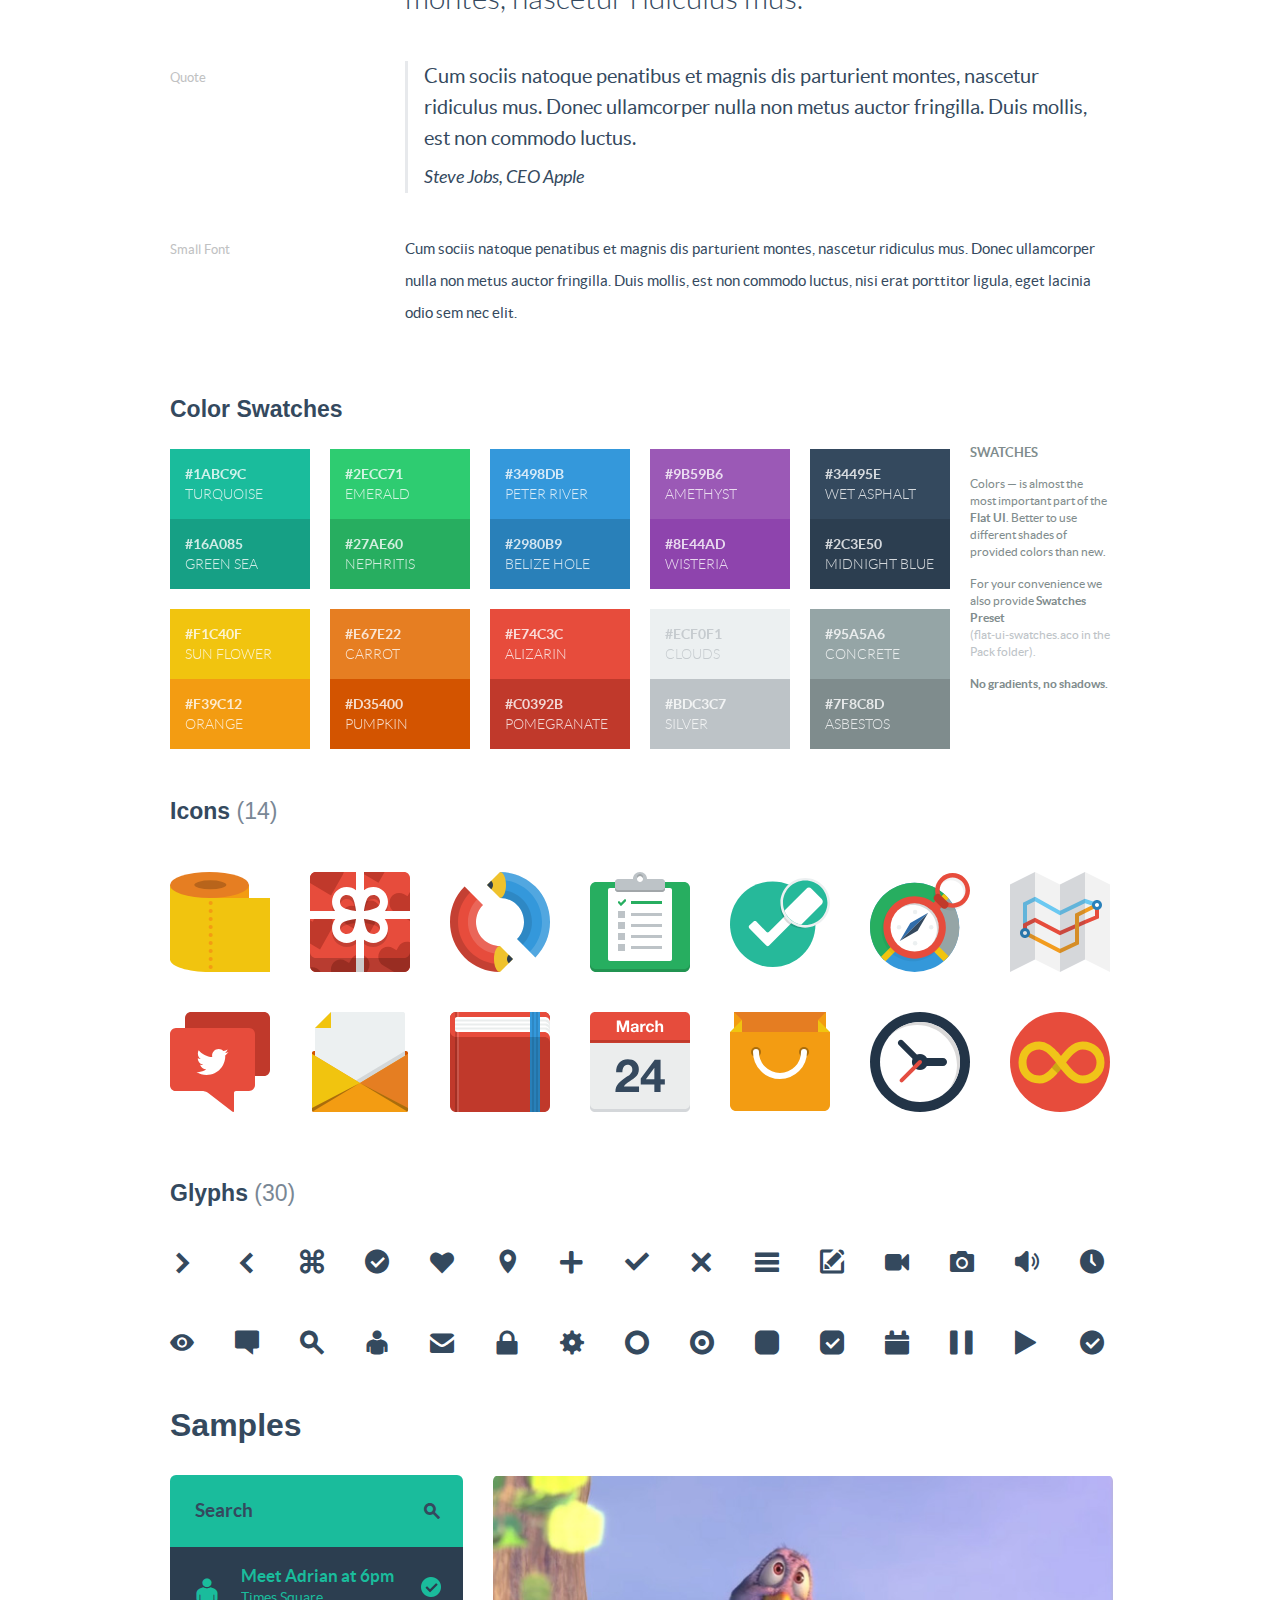
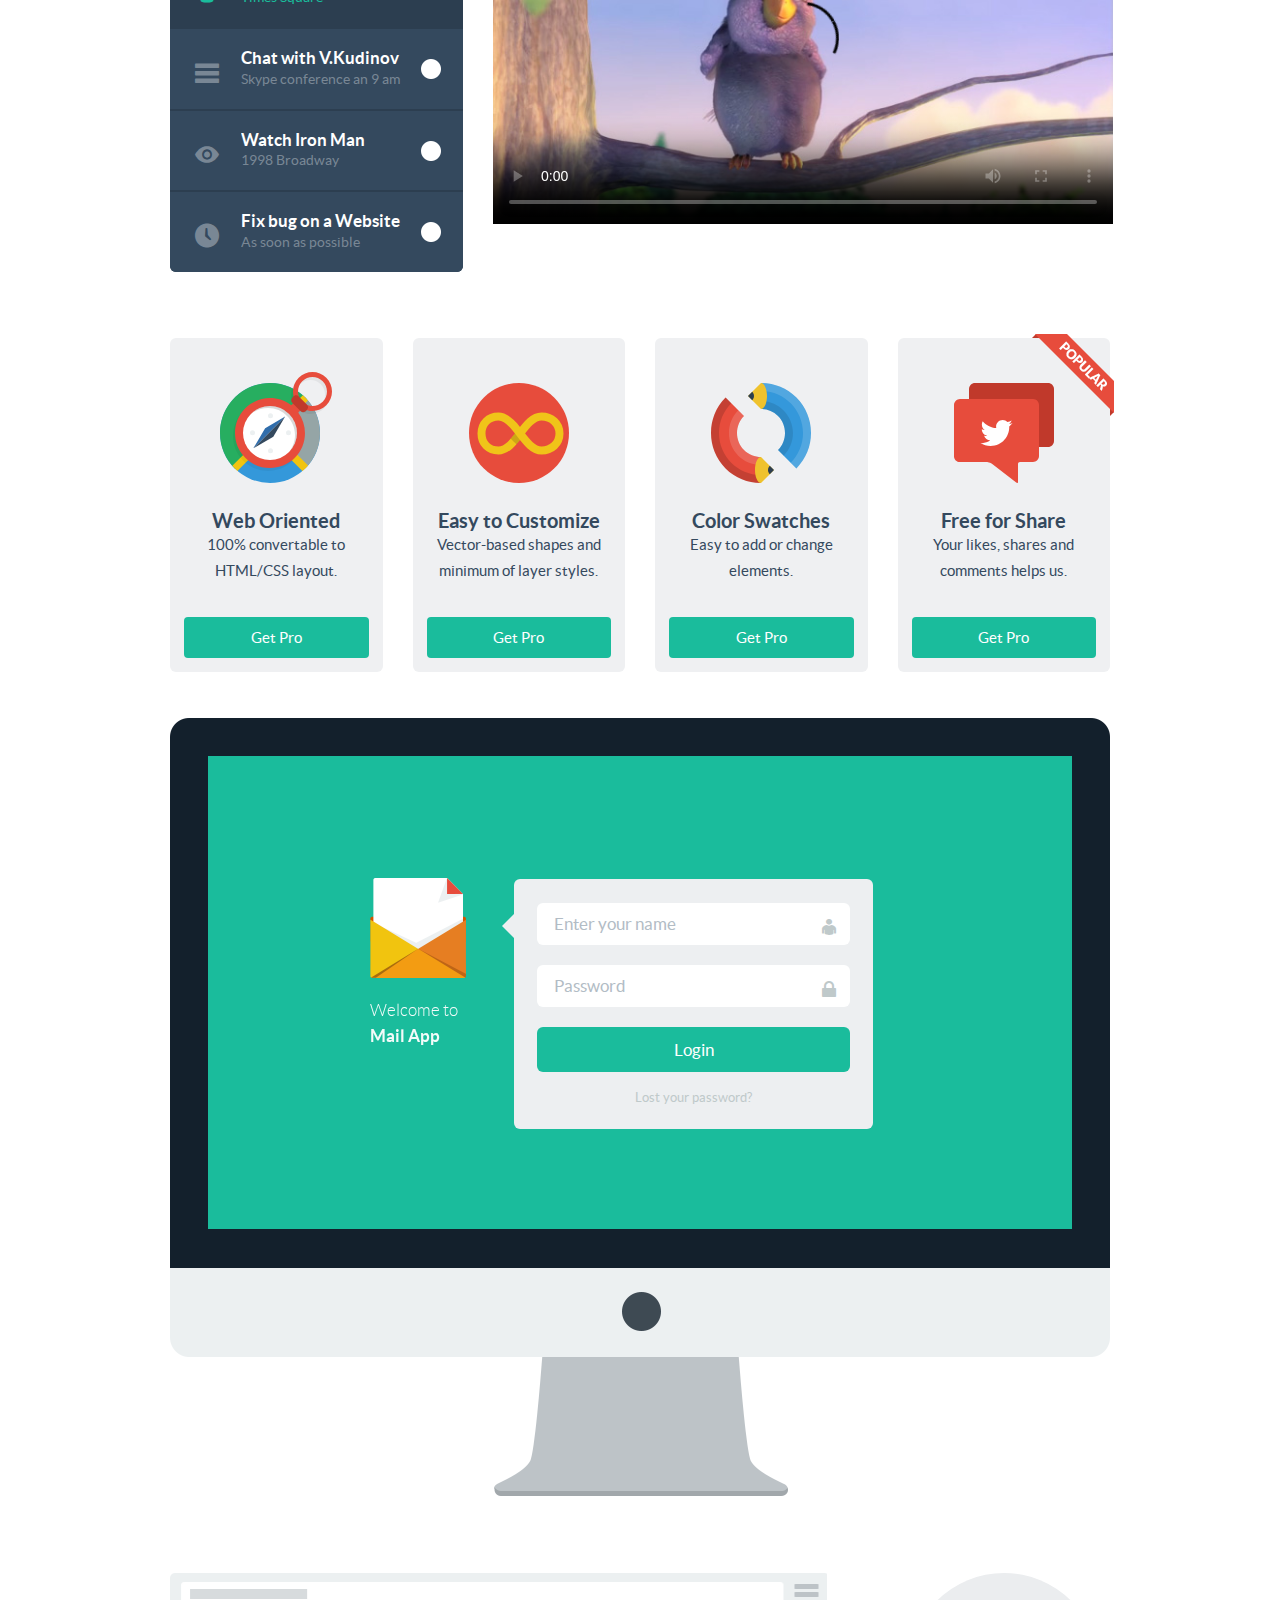
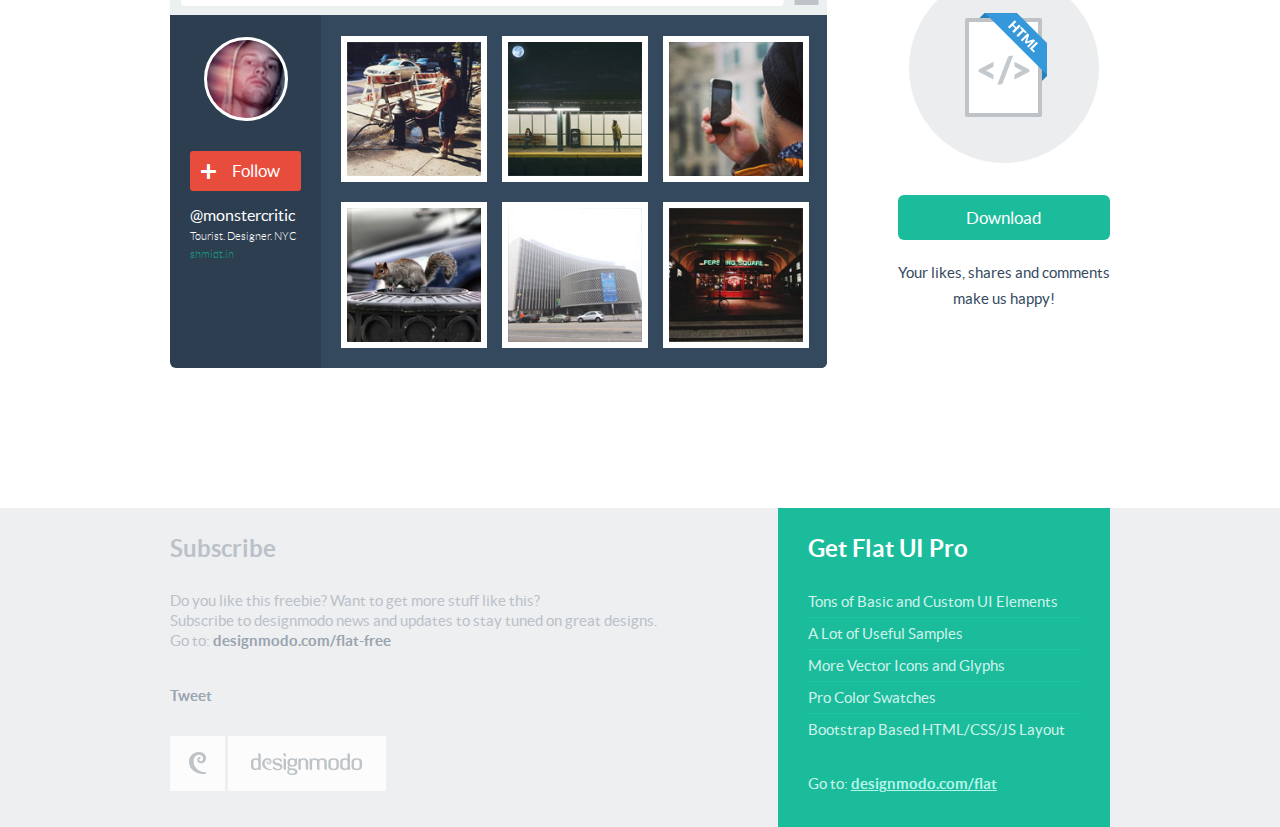
<file: flat-ui/index.html>
<!DOCTYPE html>
<html lang="en">
  <head>
    <meta charset="utf-8">
    <title>Flat UI - Free User Interface Kit</title>
    <meta name="viewport" content="width=device-width, initial-scale=1.0">

    <!-- Loading Bootstrap -->
    <link href="bootstrap/css/bootstrap.css" rel="stylesheet">

    <!-- Loading Flat UI -->
    <link href="css/flat-ui.css" rel="stylesheet">
    <link href="css/demo.css" rel="stylesheet">

    <link rel="shortcut icon" href="images/favicon.ico">

    <!-- HTML5 shim, for IE6-8 support of HTML5 elements. All other JS at the end of file. -->
    <!--[if lt IE 9]>
      <script src="js/html5shiv.js"></script>
    <![endif]-->
  </head>
  <body>
    <div class="container">
      <div class="demo-headline">
        <h1 class="demo-logo">
          <div class="logo"></div>
          Flat UI
          <small>Free User Interface Kit</small>
        </h1>
      </div> <!-- /demo-headline -->

      <h1 class="demo-section-title">Basic elements</h1>
      <h3 class="demo-panel-title">Buttons</h3>

      <div class="row demo-row">
        <div class="col-md-3">
          <a href="#fakelink" class="btn btn-block btn-lg btn-primary">Primary Button</a>
        </div>
        <div class="col-md-3">
          <a href="#fakelink" class="btn btn-block btn-lg btn-warning">Warning Button</a>
        </div>
        <div class="col-md-3">
          <a href="#fakelink" class="btn btn-block btn-lg btn-default">Default Button</a>
        </div>
        <div class="col-md-3">
          <a href="#fakelink" class="btn btn-block btn-lg btn-danger">Danger Button</a>
        </div>
      </div> <!-- /row -->

      <div class="row demo-row">
        <div class="col-md-3">
          <a href="#fakelink" class="btn btn-block btn-lg btn-success">Success Button</a>
        </div>
        <div class="col-md-3">
          <a href="#fakelink" class="btn btn-block btn-lg btn-inverse">Inverse Button</a>
        </div>
        <div class="col-md-3">
          <a href="#fakelink" class="btn btn-block btn-lg btn-info">Info Button</a>
        </div>
        <div class="col-md-3">
          <a href="#fakelink" class="btn btn-block btn-lg btn-default disabled">Disabled Button</a>
        </div>
      </div> <!-- /row -->

      <h3 class="demo-panel-title">Menu</h3>
      <div class="row demo-row">
        <div class="col-md-9">
          <div class="navbar navbar-inverse">
          	<div class="navbar-header">
	          	<button type="button" class="btn btn-navbar" data-toggle="collapse" data-target=".navbar-collapse-01"></button>
          	</div>            
            <div class="navbar-collapse collapse navbar-collapse-01">
              <ul class="nav navbar-nav navbar-left">
                <li>
                  <a href="#fakelink">
                    Menu Item
                    <span class="navbar-unread">1</span>
                  </a>
                </li>
                <li class="active">
                  <a href="#fakelink">
                    Messages
                    <span class="navbar-unread">1</span>
                  </a>
                  <ul>
                    <li><a href="#fakelink">Element One</a></li>
                    <li>
                      <a href="#fakelink">Sub menu</a>
                      <ul>
                        <li><a href="#fakelink">Element One</a></li>
                        <li><a href="#fakelink">Element Two</a></li>
                        <li><a href="#fakelink">Element Three</a></li>
                      </ul> <!-- /Sub menu -->
                    </li>
                    <li><a href="#fakelink">Element Three</a></li>
                  </ul> <!-- /Sub menu -->
                </li>
                <li>
                  <a href="#fakelink">
                    About Us
                  </a>
                </li>
              </ul>
            </div><!--/.nav -->
          </div>
        </div>
        <div class="col-md-3">
          <select name="herolist" value="X-Men" class="select-block">
            <option value="0">Choose hero</option>
            <option value="1">Spider Man</option>
            <option value="2">Wolverine</option>
            <option value="3">Captain America</option>
            <option value="X-Men" selected="selected">X-Men</option>
            <option value="Crocodile">Crocodile</option>
          </select>
        </div>
      </div> <!-- /row -->

      <h3 class="demo-panel-title">Input</h3>
      <div class="row">
        <div class="col-md-3">
        	<div class="form-group">
	        	<input type="text" value="" placeholder="Inactive" class="form-control" />
        	</div>          
        </div>
        <div class="col-md-3">
          <div class="form-group has-error">
            <input type="text" value="Error" class="form-control" />
          </div>
        </div>
        <div class="col-md-3">
          <div class="form-group has-success">
            <input type="text" value="Success" class="form-control" />
            <span class="input-icon fui-check-inverted"></span>
          </div>
        </div>
        <div class="col-md-3">
        	<div class="form-group">
	        	<input type="text" value="Disabled" disabled="disabled" class="form-control" />
        	</div>          
        </div>
      </div> <!-- /row -->

      <div class="row">
        <div class="col-md-5">
          <h3 class="demo-panel-title">Progress bars &amp; Sliders</h3>
          <div class="progress">
            <div class="progress-bar" style="width: 45%;"></div>
          </div>
          <br/>
          <div class="progress">
            <div class="progress-bar" style="width: 40%;"></div>
            <div class="progress-bar progress-bar-warning" style="width: 10%;"></div>
            <div class="progress-bar progress-bar-danger" style="width: 10%;"></div>
            <div class="progress-bar progress-bar-success" style="width: 10%;"></div>
            <div class="progress-bar progress-bar-info" style="width: 10%;"></div>
          </div>
          <br/>
          <div id="slider" class="ui-slider">
            <div class="ui-slider-segment"></div>
            <div class="ui-slider-segment"></div>
            <div class="ui-slider-segment"></div>
          </div>
        </div> <!-- /sliders -->

        <div class="col-md-6 col-md-offset-1">
          <h3 class="demo-panel-title">Navigation</h3>
          <div class="row demo-navigation">
            <div class="col-md-6">
              <div class="btn-toolbar">
                <div class="btn-group">
                  <a class="btn btn-primary" href="#fakelink"><span class="fui-time"></span></a>
                  <a class="btn btn-primary" href="#fakelink"><span class="fui-photo"></span></a>
                  <a class="btn btn-primary active" href="#fakelink"><span class="fui-heart"></span></a>
                  <a class="btn btn-primary" href="#fakelink"><span class="fui-eye"></span></a>
                </div>
              </div> <!-- /toolbar -->
            </div>
            <div class="col-md-6 demo-pager">
              <ul class="pager">
                <li class="previous">
                  <a href="#fakelink">
                    <span class="fui-arrow-left"></span>
                    <span>All messages</span>
                  </a>
                </li>
                <li class="next">
                  <a href="#fakelink">
                    <span class="fui-arrow-right"></span>
                  </a>
                </li>
              </ul> <!-- /pager -->
            </div>
          </div> <!-- /demo-navigation -->

          <div class="pagination">
            <ul>
              <li class="previous"><a href="#fakelink" class="fui-arrow-left"></a></li>
              <li class="active"><a href="#fakelink">1</a></li>
              <li><a href="#fakelink">2</a></li>
              <li><a href="#fakelink">3</a></li>
              <li><a href="#fakelink">4</a></li>
              <li><a href="#fakelink">5</a></li>
              <li><a href="#fakelink">6</a></li>
              <li><a href="#fakelink">7</a></li>
              <li><a href="#fakelink">8</a></li>
              <li class="next"><a href="#fakelink" class="fui-arrow-right"></a></li>
            </ul>
          </div> <!-- /pagination -->
        </div> <!-- /navigation -->
      </div> <!-- /row -->

      <div class="row">
        <div class="col-md-3">
          <h3 class="demo-panel-title">Checkboxes</h3>
          <label class="checkbox" for="checkbox1">
            <input type="checkbox" value="" id="checkbox1" data-toggle="checkbox">
            Unchecked
          </label>
          <label class="checkbox" for="checkbox2">
            <input type="checkbox" checked="checked" value="" id="checkbox2" data-toggle="checkbox" checked="">
            Checked
          </label>
          <label class="checkbox" for="checkbox3">
            <input type="checkbox" value="" id="checkbox3" data-toggle="checkbox" disabled="">
            Disabled unchecked
          </label>
          <label class="checkbox" for="checkbox4">
            <input type="checkbox" checked="checked" value="" id="checkbox4" data-toggle="checkbox" disabled="" checked="">
            Disabled checked
          </label>
        </div> <!-- /checkboxes col-md-3 -->

        <div class="col-md-3">
          <h3 class="demo-panel-title">Radio Buttons</h3>
          <label class="radio">
            <input type="radio" name="optionsRadios" id="optionsRadios1" value="option1" data-toggle="radio">
            Radio is off
          </label>
          <label class="radio">
            <input type="radio" name="optionsRadios" id="optionsRadios2" value="option1" data-toggle="radio" checked="">
            Radio is on
          </label>

          <label class="radio">
            <input type="radio" name="optionsRadiosDisabled" id="optionsRadios3" value="option2" data-toggle="radio" disabled="">
            Disabled radio is off
          </label>
          <label class="radio">
            <input type="radio" name="optionsRadiosDisabled" id="optionsRadios4" value="option2" data-toggle="radio" checked="" disabled="">
            Disabled radio is on
          </label>
        </div> <!-- /radios col-md-3 -->

        <div class="col-md-3">
          <h3 class="demo-panel-title">Switches</h3>

          <table width="100%">
            <tr>
              <td width="50%" class="pbm">
                <input type="checkbox" checked="" data-toggle="switch" />
              </td>

              <td class="pbm">
                <input type="checkbox" data-toggle="switch" />
              </td>
            </tr>
            <tr>
              <td class="pbm">
                <div class="switch switch-square" data-on-label="<i class='fui-check'></i>" data-off-label="<i class='fui-cross'></i>">
		              <input type="checkbox" />
		            </div>
              </td>

              <td class="pbm">
                <div class="switch switch-square" data-on-label="<i class='fui-check'></i>" data-off-label="<i class='fui-cross'></i>">
		              <input type="checkbox" checked />
		            </div>
              </td>
            </tr>
            <tr>
              <td>
                <input type="checkbox" disabled data-toggle="switch" />
              </td>

              <td>
                <input type="checkbox" checked disabled data-toggle="switch" />
              </td>
            </tr>
          </table>
        </div> <!-- /toggles col-md-3 -->

        <div class="col-md-3">
          <h3 class="demo-panel-title">Tags</h3>
          <input name="tagsinput" id="tagsinput" class="tagsinput" value="Clean,Fresh,Modern,Unique" />
        </div>
      </div> <!-- /row -->

      <div class="row">
        <div class="col-md-3">
          <h3 class="demo-panel-title">Share</h3>
          <div class="share mrl">
            <ul>
              <li>
                <label class="share-label" for="share-toggle2">Facebook</label>
                <input type="checkbox" data-toggle="switch" />
              </li>
              <li>
                <label class="share-label" for="share-toggle4">Twitter</label>
                <input type="checkbox" checked="" data-toggle="switch" />
              </li>
              <li>
                <label class="share-label" for="share-toggle6">Pinterest</label>
                <input type="checkbox" data-toggle="switch" />
              </li>
            </ul>
            <a href="#" class="btn btn-primary btn-block btn-large">Share</a>
          </div> <!-- /share -->
        </div>

        <div class="col-md-3">
          <div class="demo-tooltips">
            <h3 class="demo-panel-title">Tooltips</h3>
            <p align="center" data-toggle="tooltip" data-placement="bottom" title="Tooltip under the text."></p>
            <p align="center" data-toggle="tooltip" title="Here is the sample of talltooltip that contains three lines or more. More."></p>
          </div>
        </div> <!-- /col-md-3 with tooltips -->
      </div> <!-- /row -->
      
      <div class="demo-row typography-row">
      	<div class="demo-title">
      		<h3 class="demo-panel-title">Typography</h3>
      	</div>
      	<div class="demo-content">      		
      		<div class="demo-type-example">
	      		<h1><span class="demo-heading-note">Header 1</span>Showers across the W</h1>
      		</div>
      		<div class="demo-type-example">
	      		<h2><span class="demo-heading-note">Header 2</span>Give this quartet a few</h2>
      		</div>
      		<div class="demo-type-example">
	      		<h3><span class="demo-heading-note">Header 3</span>The Vatican transitions to a</h3>
      		</div>
      		<div class="demo-type-example">
	      		<h4><span class="demo-heading-note">Header 4</span>Great American Bites: Telluride's Oak, The</h4>
      		</div>
      		<div class="demo-type-example">
	      		<h5><span class="demo-heading-note">Header 5</span>Author Diane Alberts loves her some good</h5>
      		</div>
      		<div class="demo-type-example">
	      		<h6><span class="demo-heading-note">Header 6</span>With the success of young-adult book-to-movie</h6>
      		</div>
      		<div class="demo-type-example">
	      		<span class="demo-text-note">Paragraph</span>
	          <p>Cum sociis natoque penatibus et magnis dis parturient montes, nascetur ridiculus mus. <strong>Donec ullamcorper</strong> nulla non metus auctor fringilla. Duis mollis, est non commodo luctus, nisi erat porttitor ligula, eget lacinia odio sem nec elit.</p>
      		</div>
      		<div class="demo-type-example">
	      		<span class="demo-text-note">Image</span>
	          <img src="images/exaple-image.jpg" alt="exaple-image" class="img-rounded img-responsive">
	          <p class="img-comment"><strong>Note:</strong> gravida at eget metus. Duis mollis, est non commodo luctus, nisi erat porttitor ligula, eget lacinia odio sem nec elit.</p>
      		</div>
      		<div class="demo-type-example">
	      		<span class="demo-text-note">Lead Text</span>
						<p class="lead">Cum sociis natoque penatibus et magnis dis parturient montes, nascetur ridiculus mus.</p>
      		</div>
      		<div class="demo-type-example">
	      		<span class="demo-text-note">Quote</span>
	          <blockquote>
	            <p>Cum sociis natoque penatibus et magnis dis parturient montes, nascetur ridiculus mus. Donec ullamcorper nulla non metus auctor fringilla. Duis mollis, est non commodo luctus.</p>
	            <small>Steve Jobs, CEO Apple</small>
	          </blockquote>
      		</div>
      		<div class="demo-type-example">
	      		<span class="demo-text-note">Small Font</span>
	          <p><small>Cum sociis natoque penatibus et magnis dis parturient montes, nascetur ridiculus mus. Donec ullamcorper nulla non metus auctor fringilla. Duis mollis, est non commodo luctus, nisi erat porttitor ligula, eget lacinia odio sem nec elit.</small></p>
      		</div>
      	</div><!-- /.demo-content-wide -->
      </div><!-- /.demo-row -->

      <h3 class="demo-panel-title">Color Swatches</h3>
      <div class="row demo-swatches-row">
	      <div class="swatches-col">
		      <div class="pallete-item">
			      <dl class="palette palette-turquoise">
                <dt>#1abc9c</dt>
                <dd>Turquoise</dd>
              </dl>
              <dl class="palette palette-green-sea">
                <dt>#16a085</dt>
                <dd>Green sea</dd>
              </dl>
		      </div>
		      <div class="pallete-item">
			      <dl class="palette palette-emerald">
              <dt>#2ecc71</dt>
              <dd>Emerald</dd>
            </dl>
            <dl class="palette palette-nephritis">
              <dt>#27ae60</dt>
              <dd>Nephritis</dd>
            </dl>
		      </div>
		      <div class="pallete-item">
			      <dl class="palette palette-peter-river">
              <dt>#3498db</dt>
              <dd>Peter river</dd>
            </dl>
            <dl class="palette palette-belize-hole">
              <dt>#2980b9</dt>
              <dd>Belize hole</dd>
            </dl>
		      </div>
		      <div class="pallete-item">
			      <dl class="palette palette-amethyst">
              <dt>#9b59b6</dt>
              <dd>Amethyst</dd>
            </dl>
            <dl class="palette palette-wisteria">
              <dt>#8e44ad</dt>
              <dd>Wisteria</dd>
            </dl>
		      </div>
		      <div class="pallete-item">
			      <dl class="palette palette-wet-asphalt">
              <dt>#34495e</dt>
              <dd>Wet asphalt</dd>
            </dl>
            <dl class="palette palette-midnight-blue">
              <dt>#2c3e50</dt>
              <dd>Midnight blue</dd>
            </dl>
		      </div>
		      <div class="pallete-item">
			      <dl class="palette palette-sun-flower">
              <dt>#f1c40f</dt>
              <dd>Sun flower</dd>
            </dl>
            <dl class="palette palette-orange">
              <dt>#f39c12</dt>
              <dd>Orange</dd>
            </dl>
		      </div>
		      <div class="pallete-item">
			      <dl class="palette palette-carrot">
              <dt>#e67e22</dt>
              <dd>Carrot</dd>
            </dl>
            <dl class="palette palette-pumpkin">
              <dt>#d35400</dt>
              <dd>Pumpkin</dd>
            </dl>
		      </div>
		      <div class="pallete-item">
			      <dl class="palette palette-alizarin">
              <dt>#e74c3c</dt>
              <dd>Alizarin</dd>
            </dl>
            <dl class="palette palette-pomegranate">
              <dt>#c0392b</dt>
              <dd>Pomegranate</dd>
            </dl>
		      </div>
		      <div class="pallete-item">
			      <dl class="palette palette-clouds">
              <dt>#ecf0f1</dt>
              <dd>Clouds</dd>
            </dl>
            <dl class="palette palette-silver">
              <dt>#bdc3c7</dt>
              <dd>Silver</dd>
            </dl>
		      </div>
		      <div class="pallete-item">
			      <dl class="palette palette-concrete">
              <dt>#95a5a6</dt>
              <dd>Concrete</dd>
            </dl>
            <dl class="palette palette-asbestos">
              <dt>#7f8c8d</dt>
              <dd>Asbestos</dd>
            </dl>
		      </div>
	      </div> <!-- /swatches items -->
	      <div class="swatches-desc-col">
		      <h6 class="palette-headline">SWATCHES</h6>
          <p class="palette-paragraph">
            Colors &mdash; is almost the most important part of the <strong>Flat UI</strong>. Better to use different shades of provided colors than new.
          </p>
          <p class="palette-paragraph">
            For your convenience we also provide <strong>Swatches Preset</strong> <span>(flat&#8209;ui&#8209;swatches.aco in the Pack folder).</span>
          </p>
          <p class="palette-paragraph">
            <strong>No gradients, no shadows.</strong>
          </p>
	      </div> <!-- /swatches desc -->
      </div> <!-- /swatches row -->

      <h3 class="demo-panel-title">Icons <small>(14)</small></h3>
      <div class="demo-illustrations">
        <div class="demo-content">
          <div><img src="images/icons/svg/toilet-paper.svg" alt="Toilet-Paper"></div>          
          <div><img src="images/icons/svg/gift-box.svg" alt="Gift-Box"></div>
          <div><img src="images/icons/svg/pencils.svg" alt="Pensils"></div>
          <div><img src="images/icons/svg/clipboard.svg" alt="Clipboard"></div>
          <div><img src="images/icons/svg/retina.svg" alt="Retina"></div>
          <div><img src="images/icons/svg/compas.svg" alt="Compas"></div>
          <div><img src="images/icons/svg/map.svg" alt="Map"></div>
          <div><img src="images/icons/svg/chat.svg" alt="Chat"></div>
          <div><img src="images/icons/svg/mail.svg" alt="Mail"></div>
          <div><img src="images/icons/svg/book.svg" alt="Book"></div>
          <div><img src="images/icons/svg/calendar.svg" alt="Calendar"></div>
          <div><img src="images/icons/svg/paper-bag.svg" alt="Pocket"></div>
          <div><img src="images/icons/svg/clocks.svg" alt="Watches"></div>
          <div><img src="images/icons/svg/loop.svg" alt="Infinity-Loop"></div>
        </div>
      </div>


      <h3 class="demo-panel-title">Glyphs <small>(30)</small></h3>
      <div class="demo-icons">        
        <div class="demo-content">
          <span class="fui-arrow-right"></span>
          <span class="fui-arrow-left"></span>
          <span class="fui-cmd"></span>
          <span class="fui-check-inverted"></span>
          <span class="fui-heart"></span>
          <span class="fui-location"></span>
          <span class="fui-plus"></span>
          <span class="fui-check"></span>
          <span class="fui-cross"></span>
          <span class="fui-list"></span>
          <span class="fui-new"></span>
          <span class="fui-video"></span>
          <span class="fui-photo"></span>
          <span class="fui-volume"></span>
          <span class="fui-time"></span>
          <span class="fui-eye"></span>
          <span class="fui-chat"></span>
          <span class="fui-search"></span>
          <span class="fui-user"></span>
          <span class="fui-mail"></span>
          <span class="fui-lock"></span>
          <span class="fui-gear"></span>
          <span class="fui-radio-unchecked"></span>
          <span class="fui-radio-checked"></span>
          <span class="fui-checkbox-unchecked"></span>
          <span class="fui-checkbox-checked"></span>
          <span class="fui-calendar-solid"></span>
          <span class="fui-pause"></span>
          <span class="fui-play"></span>
          <span class="fui-check-inverted-2"></span>
        </div>
      </div> <!-- /icon font row -->

      <h1 class="demo-section-title mbl pbl">Samples</h1>
      <div class="row demo-samples">
        <div class="col-md-4">
          <div class="todo">
            <div class="todo-search">
              <input class="todo-search-field" type="search" value="" placeholder="Search" />
            </div>
            <ul>
              <li class="todo-done">
                <div class="todo-icon fui-user"></div>
                <div class="todo-content">
                  <h4 class="todo-name">
                    Meet <strong>Adrian</strong> at <strong>6pm</strong>
                  </h4>
                  Times Square
                </div>
              </li>
              <li>
                <div class="todo-icon fui-list"></div>
                <div class="todo-content">
                  <h4 class="todo-name">
                    Chat with <strong>V.Kudinov</strong>
                  </h4>
                  Skype conference an 9 am
                </div>
              </li>
              <li>
                <div class="todo-icon fui-eye"></div>
                <div class="todo-content">
                  <h4 class="todo-name">
                    Watch <strong>Iron Man</strong>
                  </h4>
                  1998 Broadway
                </div>
              </li>
              <li>
                <div class="todo-icon fui-time"></div>
                <div class="todo-content">
                  <h4 class="todo-name">
                    Fix bug on a <strong>Website</strong>
                  </h4>
                  As soon as possible
                </div>
              </li>
            </ul>
          </div>
        </div> <!-- /todo list -->

        <div class="col-md-8 demo-video">
          <!--[if !IE]> -->
            <video class="video-js" controls preload="auto" width="620" height="349" poster="images/video/poster.jpg" data-setup="{}">
              <source src="http://iurevych.github.com/Flat-UI-videos/big_buck_bunny.mp4" type="video/mp4">
              <source src="http://iurevych.github.com/Flat-UI-videos/big_buck_bunny.webm" type="video/webm">
            </video>
          <!-- <![endif]-->

          <!--[if IE]>
            <video class="video-js" controls preload="auto" width="620" height="256" poster="http://video-js.zencoder.com/oceans-clip.jpg" data-setup="{}">
              <source src="http://video-js.zencoder.com/oceans-clip.mp4" type='video/mp4'/>
              <source src="http://video-js.zencoder.com/oceans-clip.webm" type='video/webm'/>
            </video>
          <![endif]-->
        </div> <!-- /video -->
      </div>

      <div class="row demo-tiles">
        <div class="col-md-3">
          <div class="tile">
            <img src="images/icons/svg/compas.svg" alt="Compas" class="tile-image big-illustration">
            <h3 class="tile-title">Web Oriented</h3>
            <p>100% convertable to HTML/CSS layout.</p>
            <a class="btn btn-primary btn-large btn-block" href="http://designmodo.com/flat">Get Pro</a>
          </div>
        </div>

        <div class="col-md-3">
          <div class="tile">
            <img src="images/icons/svg/loop.svg" alt="Infinity-Loop" class="tile-image">
            <h3 class="tile-title">Easy to Customize</h3>
            <p>Vector-based shapes and minimum of layer styles.</p>
            <a class="btn btn-primary btn-large btn-block" href="http://designmodo.com/flat">Get Pro</a>
          </div>
        </div>

        <div class="col-md-3">
          <div class="tile">
            <img src="images/icons/svg/pencils.svg" alt="Pensils" class="tile-image">
            <h3 class="tile-title">Color Swatches</h3>
            <p>Easy to add or change elements. </p>
            <a class="btn btn-primary btn-large btn-block" href="http://designmodo.com/flat">Get Pro</a>
          </div>
        </div>

        <div class="col-md-3">
          <div class="tile tile-hot">
            <img src="images/icons/svg/chat.svg" alt="Chat" class="tile-image">
            <h3 class="tile-title">Free for Share</h3>
            <p>Your likes, shares and comments helps us.</p>
            <a class="btn btn-primary btn-large btn-block" href="http://designmodo.com/flat">Get Pro</a>
          </div>

        </div>
      </div> <!-- /tiles -->

      <div class="login">
        <div class="login-screen">
          <div class="login-icon">
            <img src="images/login/icon.png" alt="Welcome to Mail App" />
            <h4>Welcome to <small>Mail App</small></h4>
          </div>

          <div class="login-form">
            <div class="form-group">
              <input type="text" class="form-control login-field" value="" placeholder="Enter your name" id="login-name" />
              <label class="login-field-icon fui-user" for="login-name"></label>
            </div>

            <div class="form-group">
              <input type="password" class="form-control login-field" value="" placeholder="Password" id="login-pass" />
              <label class="login-field-icon fui-lock" for="login-pass"></label>
            </div>

            <a class="btn btn-primary btn-lg btn-block" href="#">Login</a>
            <a class="login-link" href="#">Lost your password?</a>
          </div>
        </div>
      </div>

      <div class="row">
        <div class="col-md-9">
          <div class="demo-browser">
            <div class="demo-browser-side">
              <div class="demo-browser-author"></div>
              <div class="demo-browser-action">
                <a class="btn btn-danger btn-lg btn-block" href="http://twitter.com/monstercritic" target="_blank">
                  Follow
                </a>
              </div>
              <h5>@monstercritic</h5>
              <h6>
                Tourist. Designer. NYC
                <a href="http://shmidt.in" target="_blank">shmidt.in</a>
              </h6>
            </div>
            <div class="demo-browser-content">
              <img src="images/demo/browser-pic-1.jpg" alt="" />
              <img src="images/demo/browser-pic-2.jpg" alt="" />
              <img src="images/demo/browser-pic-3.jpg" alt="" />
              <img src="images/demo/browser-pic-4.jpg" alt="" />
              <img src="images/demo/browser-pic-5.jpg" alt="" />
              <img src="images/demo/browser-pic-6.jpg" alt="" />
            </div>
          </div>
        </div>

        <div class="col-md-3">
          <div class="demo-download">
            <img src="images/demo/html-icon.png" src="Free PSD" />
          </div>

          <a href="https://github.com/designmodo/Flat-UI/archive/master.zip" class="btn btn-primary btn-lg btn-block">Download</a>

          <p class="demo-download-text">Your likes, shares and comments make us happy!</p>
        </div>
      </div> <!-- /download area -->

    </div> <!-- /container -->

    <footer>
      <div class="container">
        <div class="row">
          <div class="col-md-7">
            <h3 class="footer-title">Subscribe</h3>
            <p>Do you like this freebie? Want to get more stuff like this?<br/>
              Subscribe to designmodo news and updates to stay tuned on great designs.<br/>
              Go to: <a href="http://designmodo.com/flat-free" target="_blank">designmodo.com/flat-free</a>
            </p>

            <p class="pvl">
              <a href="https://twitter.com/share" class="twitter-share-button" data-url="http://designmodo.com/flat-free/" data-text="Flat UI Free - PSD&amp;amp;HTML User Interface Kit" data-via="designmodo">Tweet</a>
							<script>!function(d,s,id){var js,fjs=d.getElementsByTagName(s)[0],p=/^http:/.test(d.location)?'http':'https';if(!d.getElementById(id)){js=d.createElement(s);js.id=id;js.src=p+'://platform.twitter.com/widgets.js';fjs.parentNode.insertBefore(js,fjs);}}(document, 'script', 'twitter-wjs');</script>
              <iframe src="http://ghbtns.com/github-btn.html?user=designmodo&repo=Flat-UI&type=watch&count=true" height="20" width="107" frameborder="0" scrolling="0" style="width:105px; height: 20px;" allowTransparency="true"></iframe>
              <iframe src="http://ghbtns.com/github-btn.html?user=designmodo&repo=Flat-UI&type=fork&count=true" height="20" width="107" frameborder="0" scrolling="0" style="width:105px; height: 20px;" allowTransparency="true"></iframe>
              <iframe src="http://ghbtns.com/github-btn.html?user=designmodo&type=follow&count=true" height="20" width="195" frameborder="0" scrolling="0" style="width:195px; height: 20px;" allowTransparency="true"></iframe>
            </p>

            <a class="footer-brand" href="http://designmodo.com" target="_blank">
              <img src="images/footer/logo.png" alt="Designmodo.com" />
            </a>
          </div> <!-- /col-md-7 -->

          <div class="col-md-5">
            <div class="footer-banner">
              <h3 class="footer-title">Get Flat UI Pro</h3>
              <ul>
                <li>Tons of Basic and Custom UI Elements</li>
                <li>A Lot of Useful Samples</li>
                <li>More Vector Icons and Glyphs</li>
                <li>Pro Color Swatches</li>
                <li>Bootstrap Based HTML/CSS/JS Layout</li>
              </ul>
              Go to: <a href="http://designmodo.com/flat" target="_blank">designmodo.com/flat</a>
            </div>
          </div>
        </div>
      </div>
    </footer>
    
    <!-- Load JS here for greater good =============================-->
    <script src="js/jquery-1.8.3.min.js"></script>
    <script src="js/jquery-ui-1.10.3.custom.min.js"></script>
    <script src="js/jquery.ui.touch-punch.min.js"></script>
    <script src="js/bootstrap.min.js"></script>
    <script src="js/bootstrap-select.js"></script>
    <script src="js/bootstrap-switch.js"></script>
    <script src="js/flatui-checkbox.js"></script>
    <script src="js/flatui-radio.js"></script>
    <script src="js/jquery.tagsinput.js"></script>
    <script src="js/jquery.placeholder.js"></script>
    <script src="js/jquery.stacktable.js"></script>
    <script src="http://vjs.zencdn.net/4.1/video.js"></script>
    <script src="js/application.js"></script>
  </body>
</html>
</file>
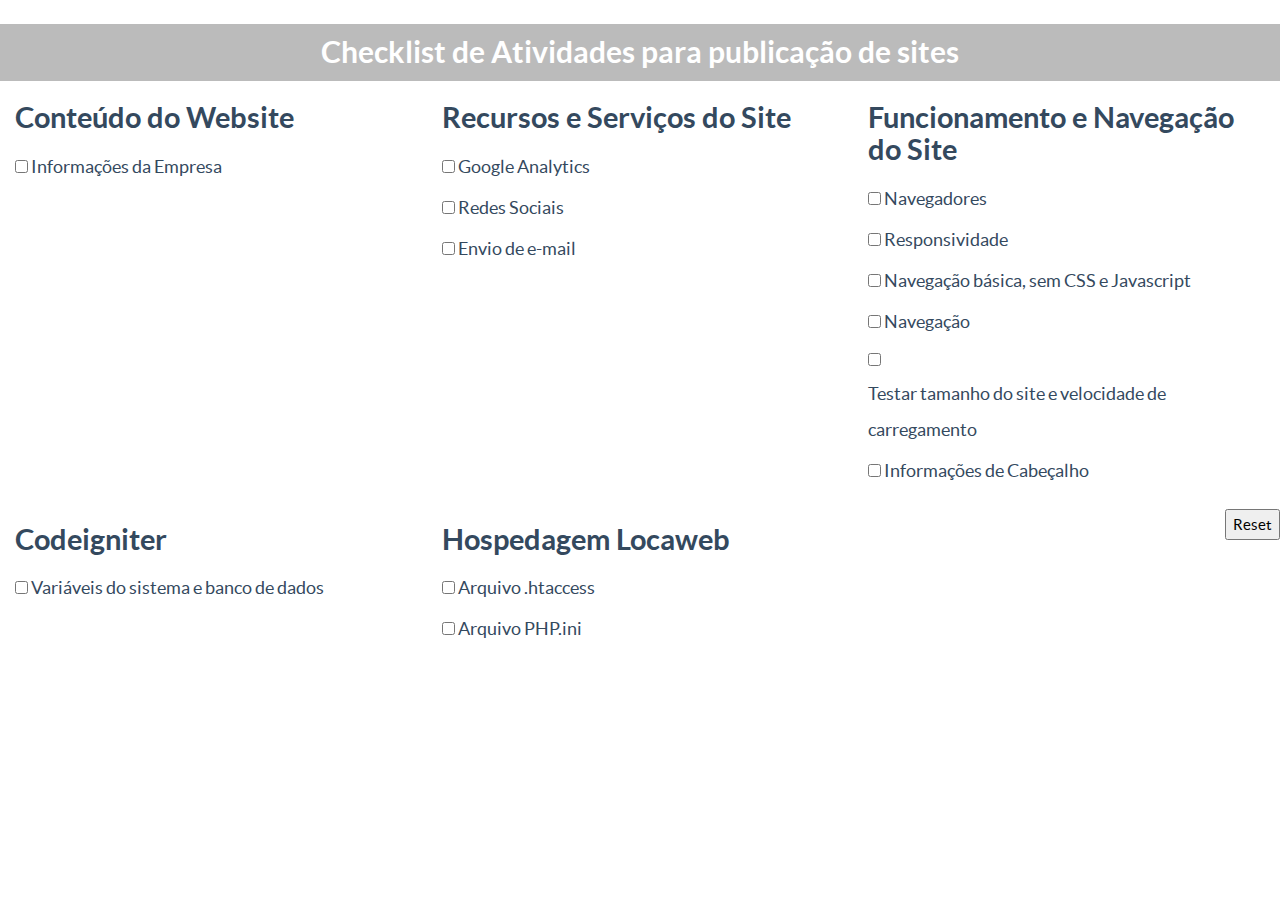
<file: index2.html>
<html>
	<head>
		<meta charset="utf-8">
		<title>Checklist de Atividades para publicação de sites</title>
		<link rel="stylesheet" href="stylesheets/style.css">
		<link rel="stylesheet" href="flat-ui/bootstrap/css/bootstrap.css">
		<link rel="stylesheet" href="flat-ui/css/flat-ui.css">
    	<link rel="stylesheet" href="flat-ui/css/demo.css">
	</head>
	<body>
		<header>
			<h3 class="text-align-center titlemaster">Checklist de Atividades para publicação de sites</h3>
		</header>
		<section class="col-md-4">
			<h5>Conteúdo do Website</h5>
			<ul class="list-unstyled">
				<li class="list">
					<input type="checkbox" id="informacoesempresa" name="tarefa" value="1">
					<label for="informacoesempresa">Informações da Empresa</label>
				</li>
			</ul>
		</section>
		<section class="col-md-4">
			<h5>Recursos e Serviços do Site</h5>
			<ul class="list-unstyled">
				<li class="list">
					<input type="checkbox" id="analytics" name="tarefa" value="1">
					<label for="analytics">Google Analytics</label>
				</li>
				<li class="list">
					<input type="checkbox" id="redessociais" name="tarefa" value="1">
					<label for="redessociais">Redes Sociais</label>
				</li>
				<li class="list">
					<input type="checkbox" id="enviodeemail" name="tarefa" value="1">
					<label for="enviodeemail">Envio de e-mail</label>
				</li>
			</ul>
		</section>
		<section class="col-md-4">
			<h5>Funcionamento e Navegação do Site</h5>
			<ul class="list-unstyled">
				<li class="list">
					<input type="checkbox" id="navegadores" name="tarefa" value="1">
					<label for="navegadores">Navegadores</label>
				</li>
				<li class="list">
					<input type="checkbox" id="responsividade" name="tarefa" value="1">
					<label for="responsividade">Responsividade</label>
				</li>
				<li class="list">
					<input type="checkbox" id="navegacaobasica" name="tarefa" value="1">
					<label for="navegacaobasica">Navegação básica, sem CSS e Javascript</label>
				</li>
				<li class="list">
					<input type="checkbox" id="navegacao" name="tarefa" value="1">
					<label for="navegacao">Navegação</label>
				</li>
				<li class="list">
					<input type="checkbox" id="tamanhoevelocidade" name="tarefa" value="1">
					<label for="tamanhoevelocidade">Testar tamanho do site e velocidade de carregamento</label>
				</li>
				<li class="list">
					<input type="checkbox" id="informacoesdecabecalho" name="tarefa" value="1">
					<label for="informacoesdecabecalho">Informações de Cabeçalho</label>
				</li>
			</ul>
		</section>
		<section class="col-md-4">
			<h5>Codeigniter</h5>
			<ul class="list-unstyled">
				<li class="list">
					<input type="checkbox" id="variaveisdosistema" name="tarefa" value="1">
					<label for="variaveisdosistema">Variáveis do sistema e banco de dados</label>
				</li>
			</ul>
		</section>
		<section class="col-md-4">
			<h5>Hospedagem Locaweb</h5>
			<ul class="list-unstyled">
				<li class="list">
					<input type="checkbox" id="htaccess" name="tarefa" value="1">
					<label for="htaccess">Arquivo .htaccess</label>
				</li>
				<li class="list">
					<input type="checkbox" id="phpini" name="tarefa" value="1">
					<label for="phpini">Arquivo PHP.ini</label>
				</li>
			</ul>
		</section>
		<footer>
			<button class="reset pull-right">Reset</button>
		</footer>
		<script src="javascripts/jquery.js"></script>
		<script src="javascripts/jquery.cookie.js"></script>
		<script>
			$(document).ready(function(){
				set_name();
				check();

				$('input[type=checkbox]').change(function(){
					set($(this));
				});

				$('button.reset').click(function(){
					reset();
				});
			});

			function set (el) {
				if(el.is(':checked')) {
					console.log('teste');
					$.cookie(el.attr('name'), el.attr('value'));
				} else {
					$.removeCookie(el.attr('name'));
				}
			}

			function check () {
				$('input[type=checkbox]').each(function(){
					if($.cookie($(this).attr('name'))) {
						$(this).attr('checked', true);
					}
				});
			}

			function reset () {
				$('input[type=checkbox]')
					.attr('checked', false)
					.each(function(){
						$.removeCookie($(this).attr('name'));
				});
			}

			function set_name () {
				var count = 1;
				$('input[type=checkbox]').each(function(){
					var name = $(this).attr('name')+count;
					$(this).attr('name', name);
					count++;
				});
			}
		</script>
	</body>
</html>
</file>
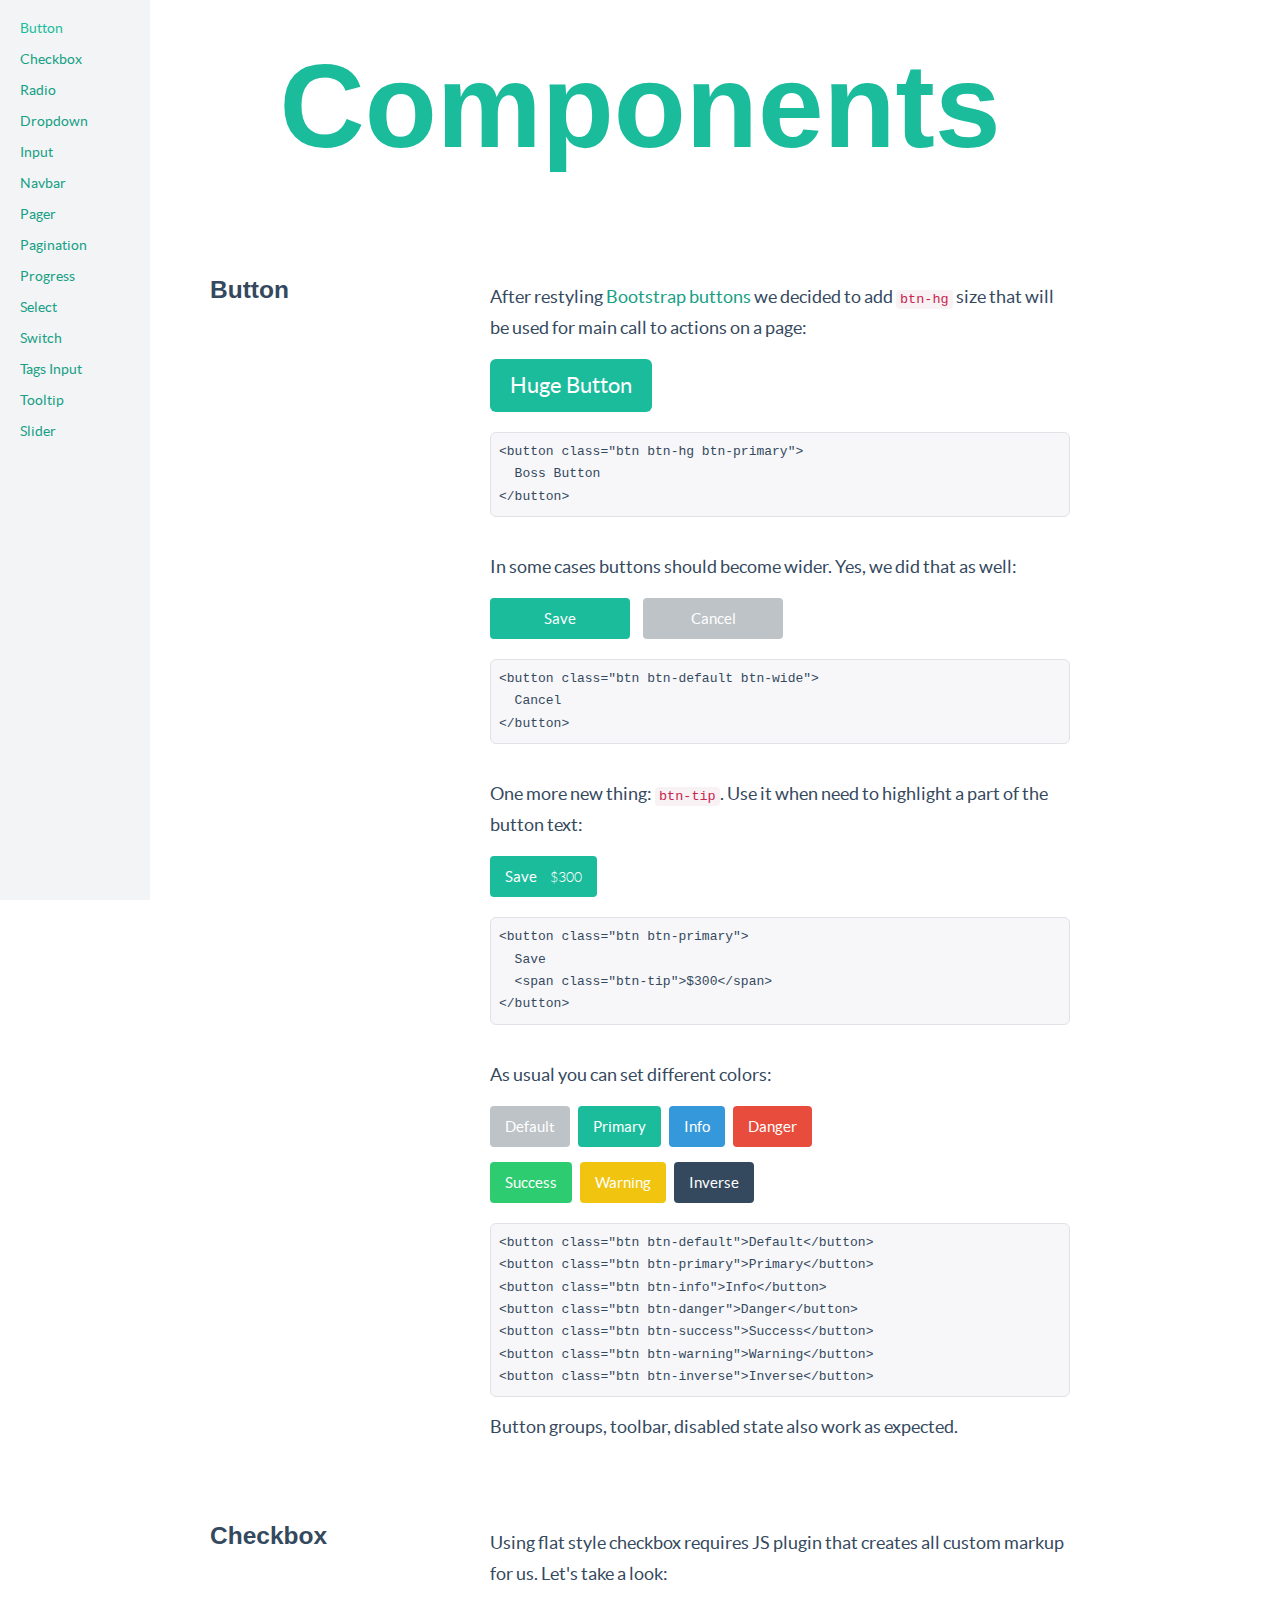
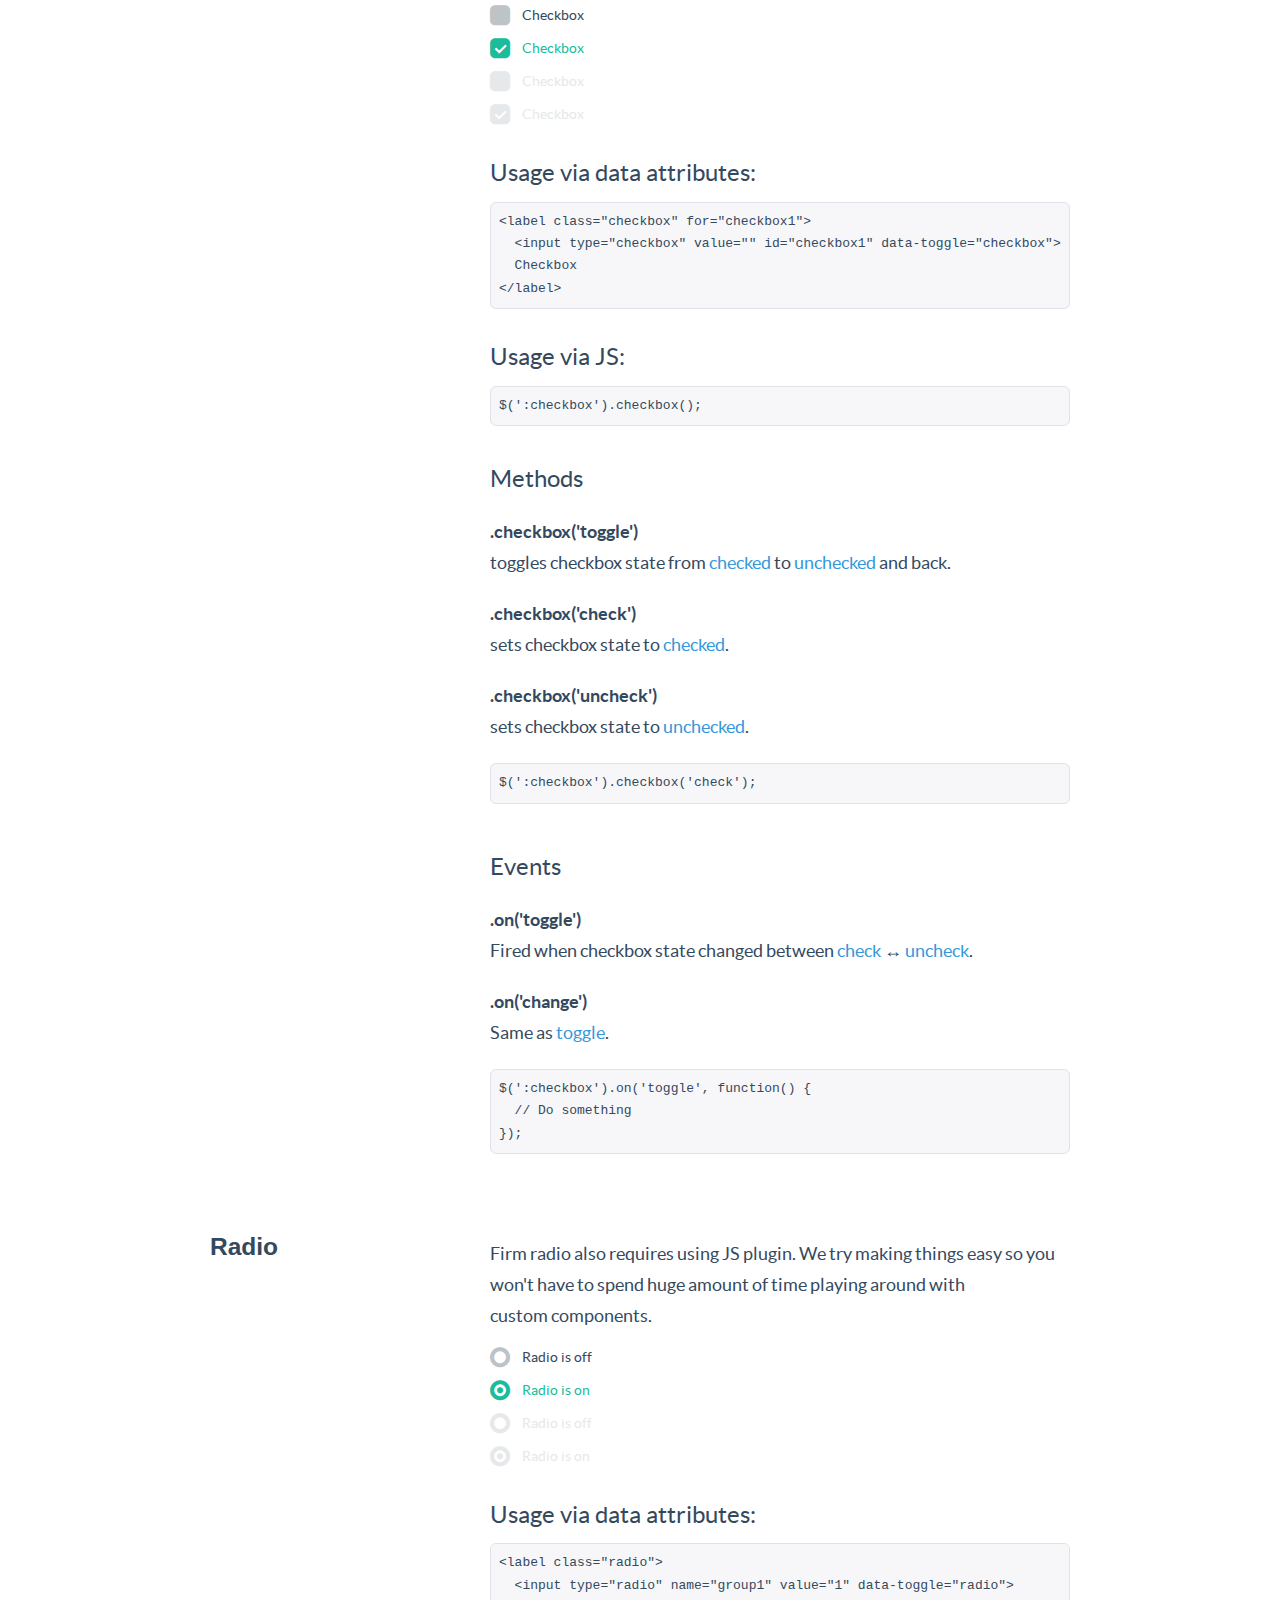
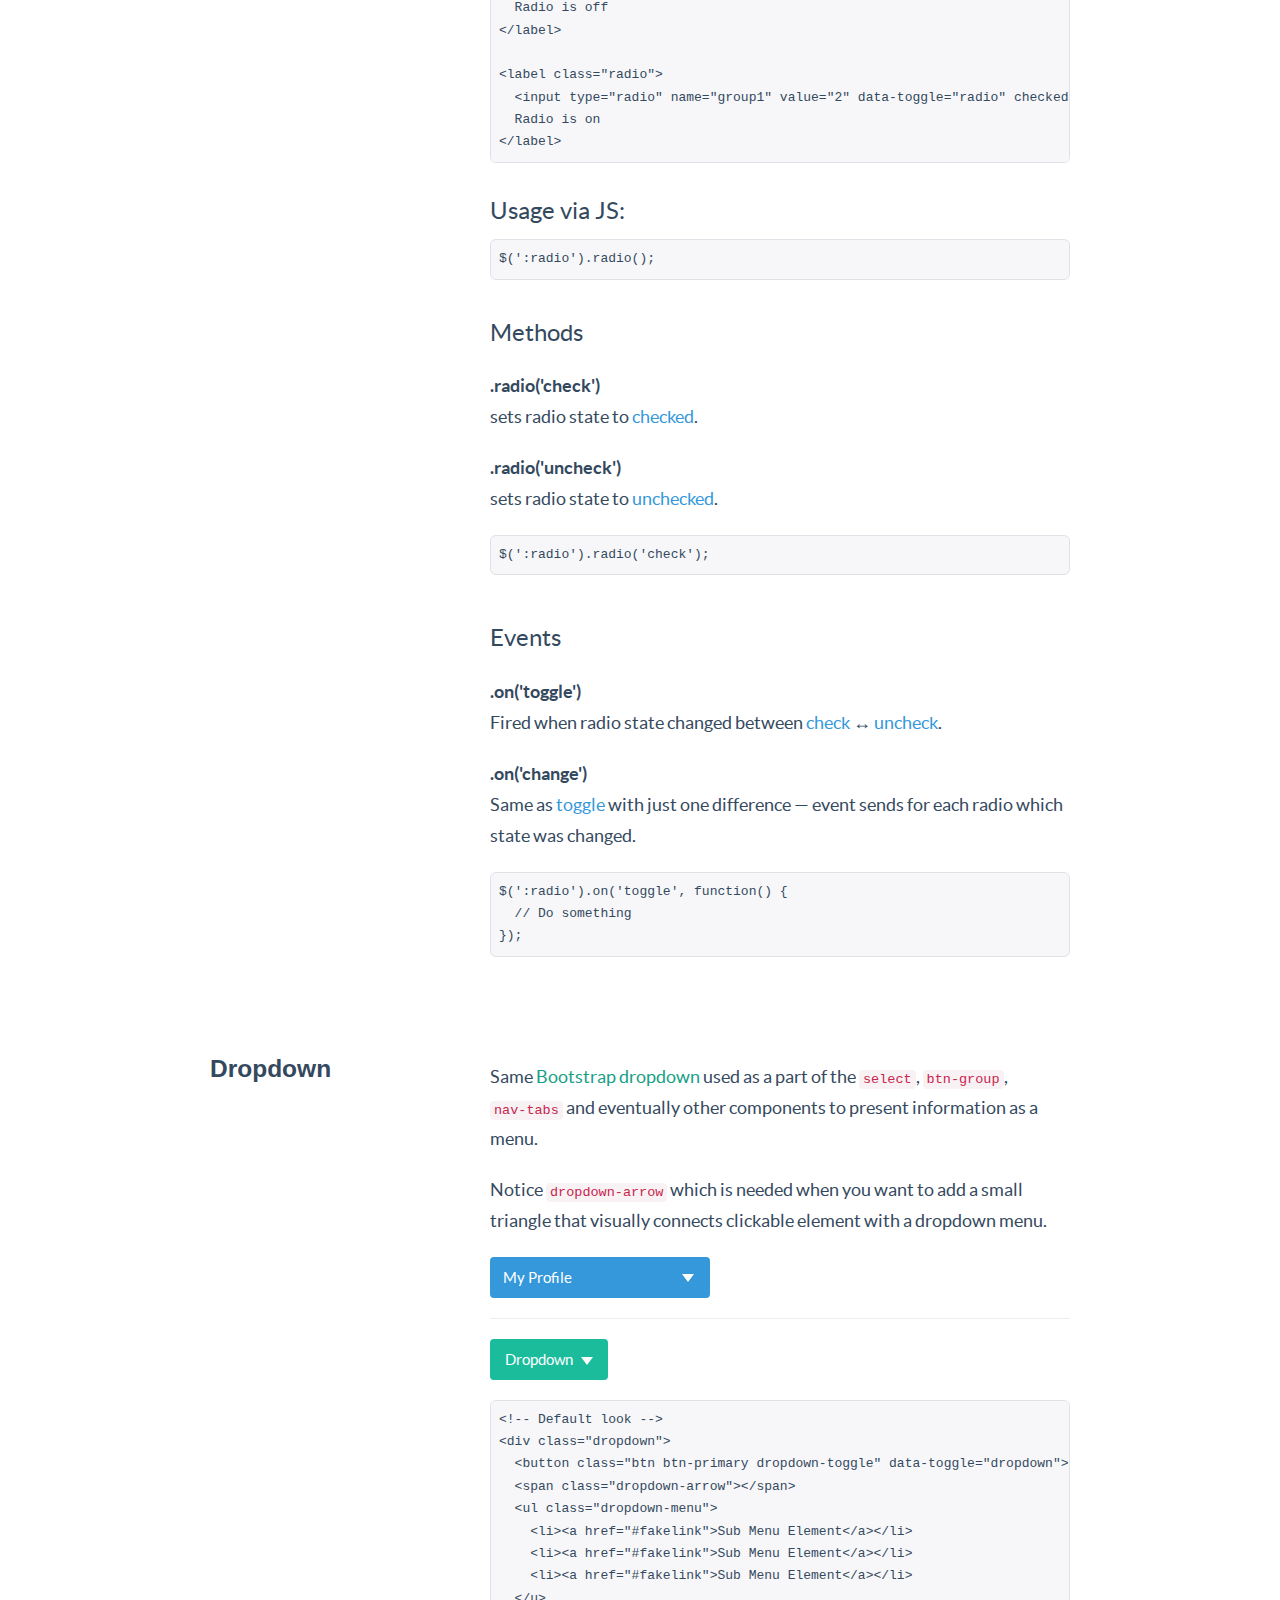
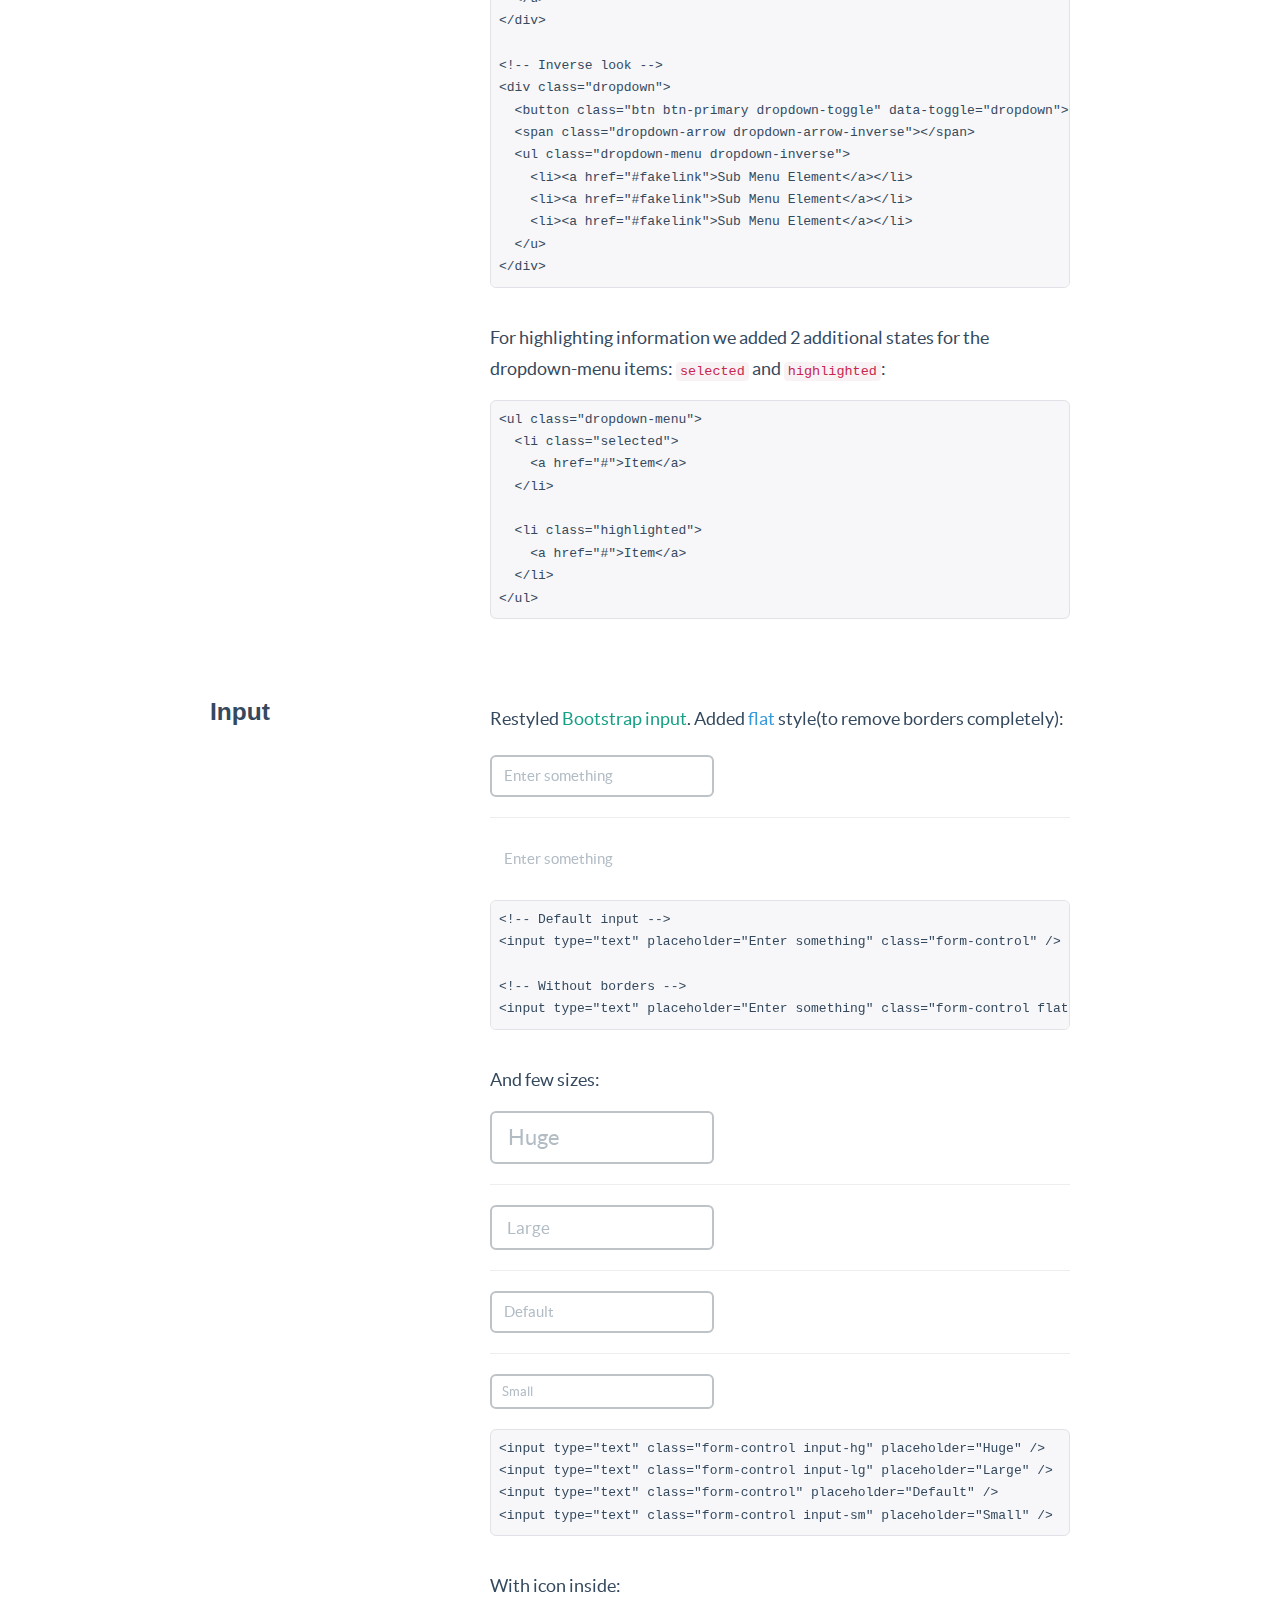
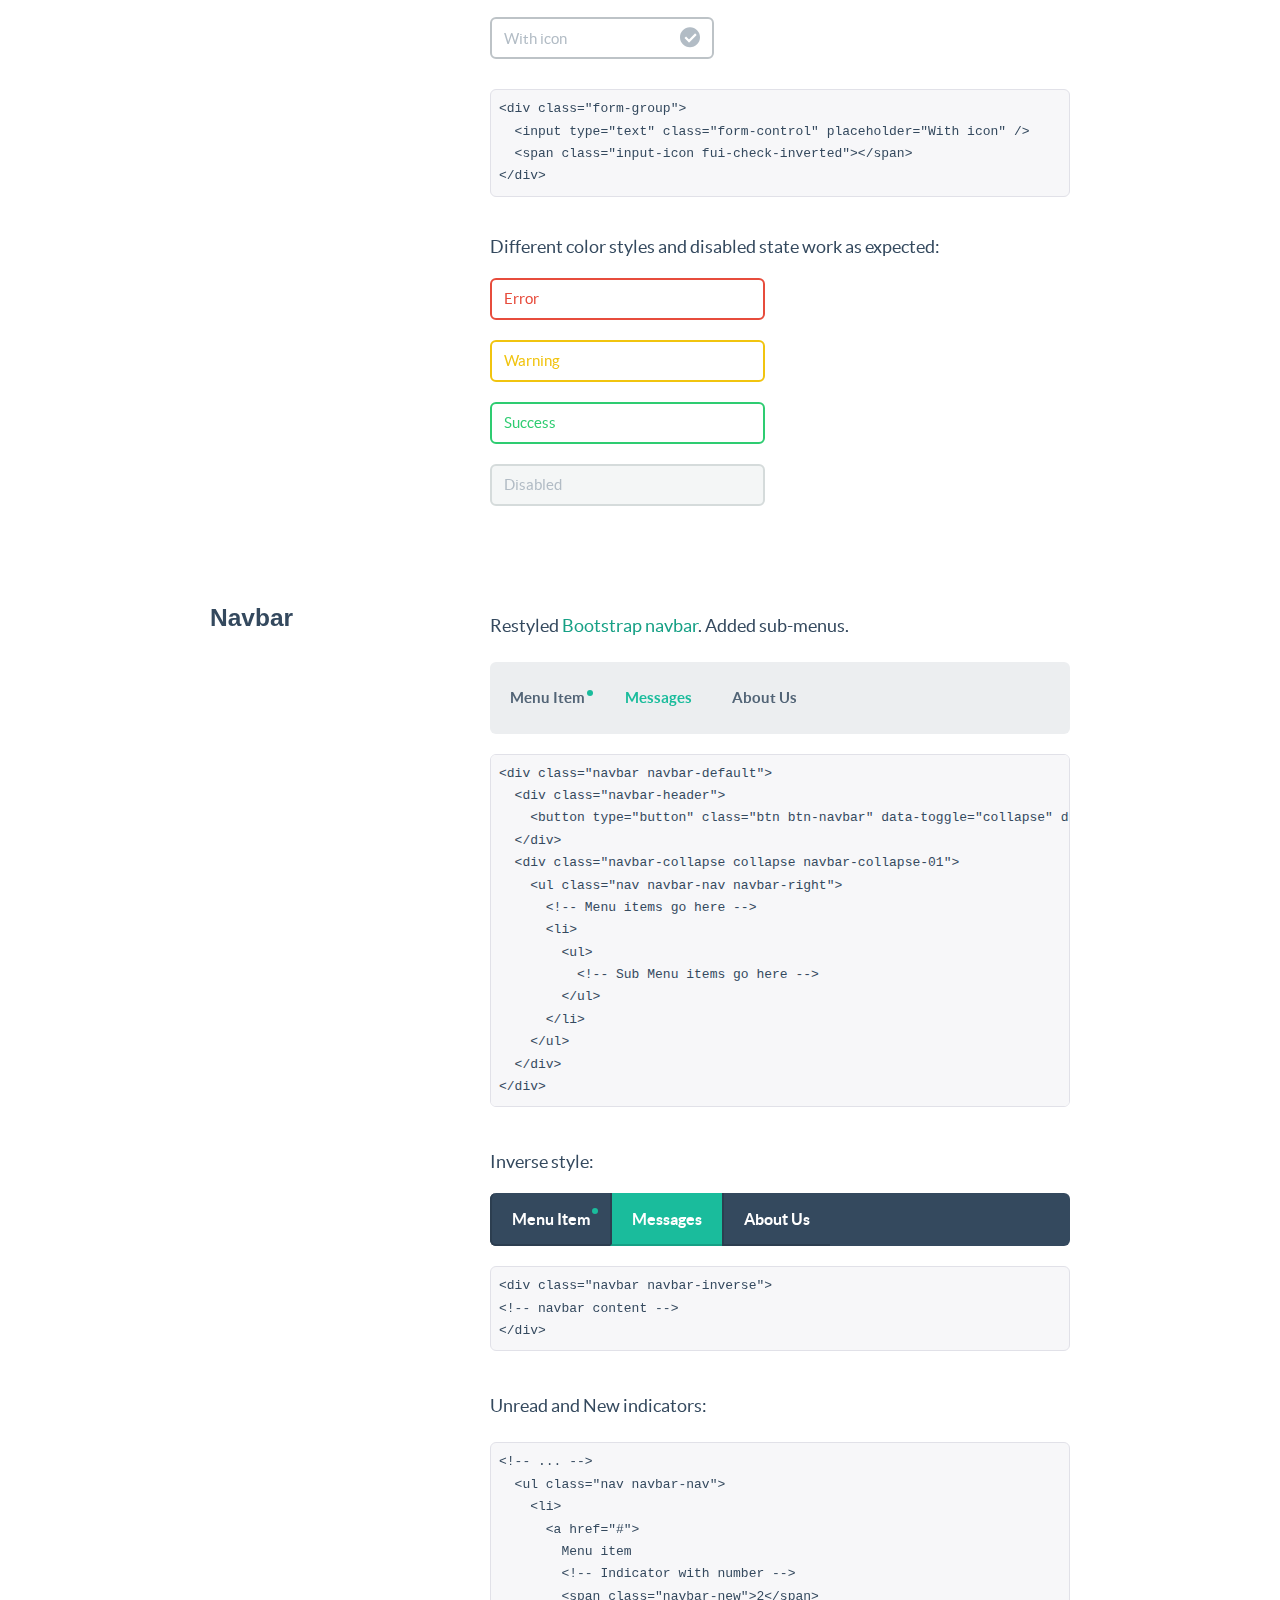
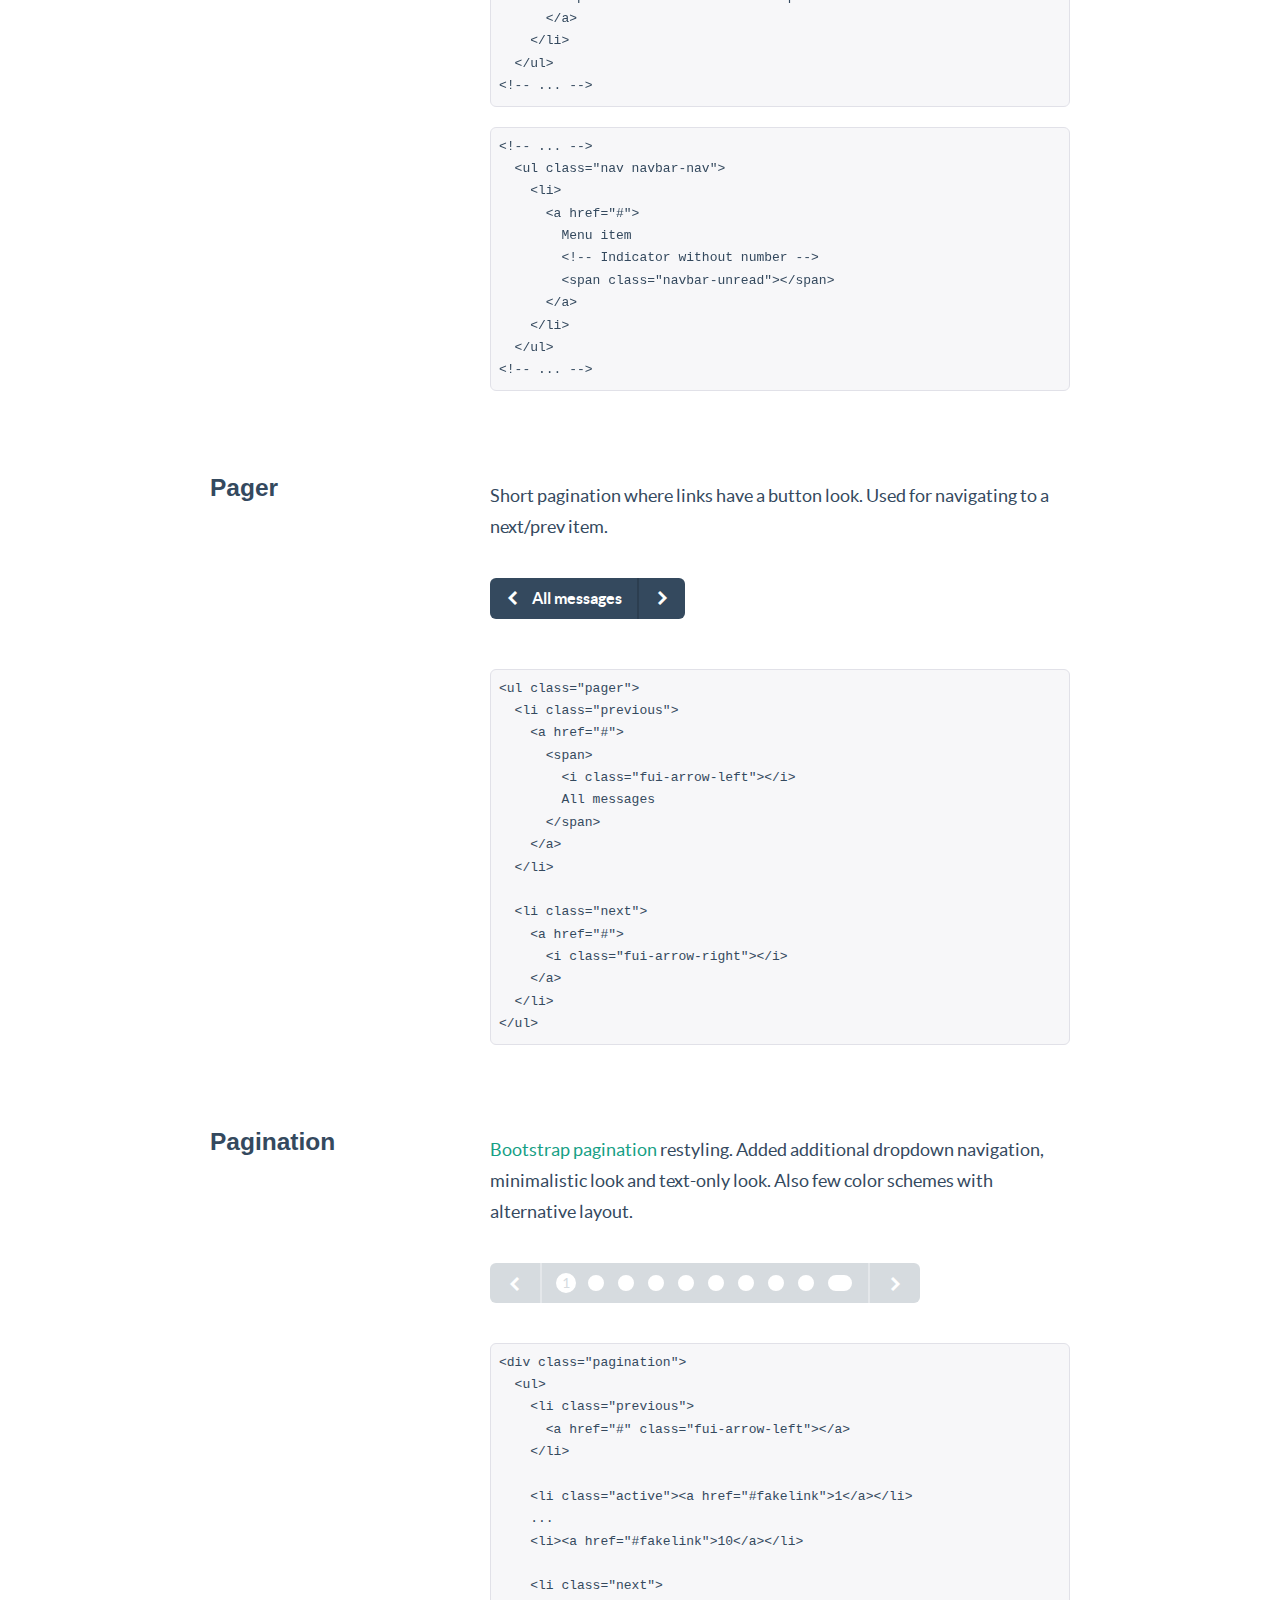
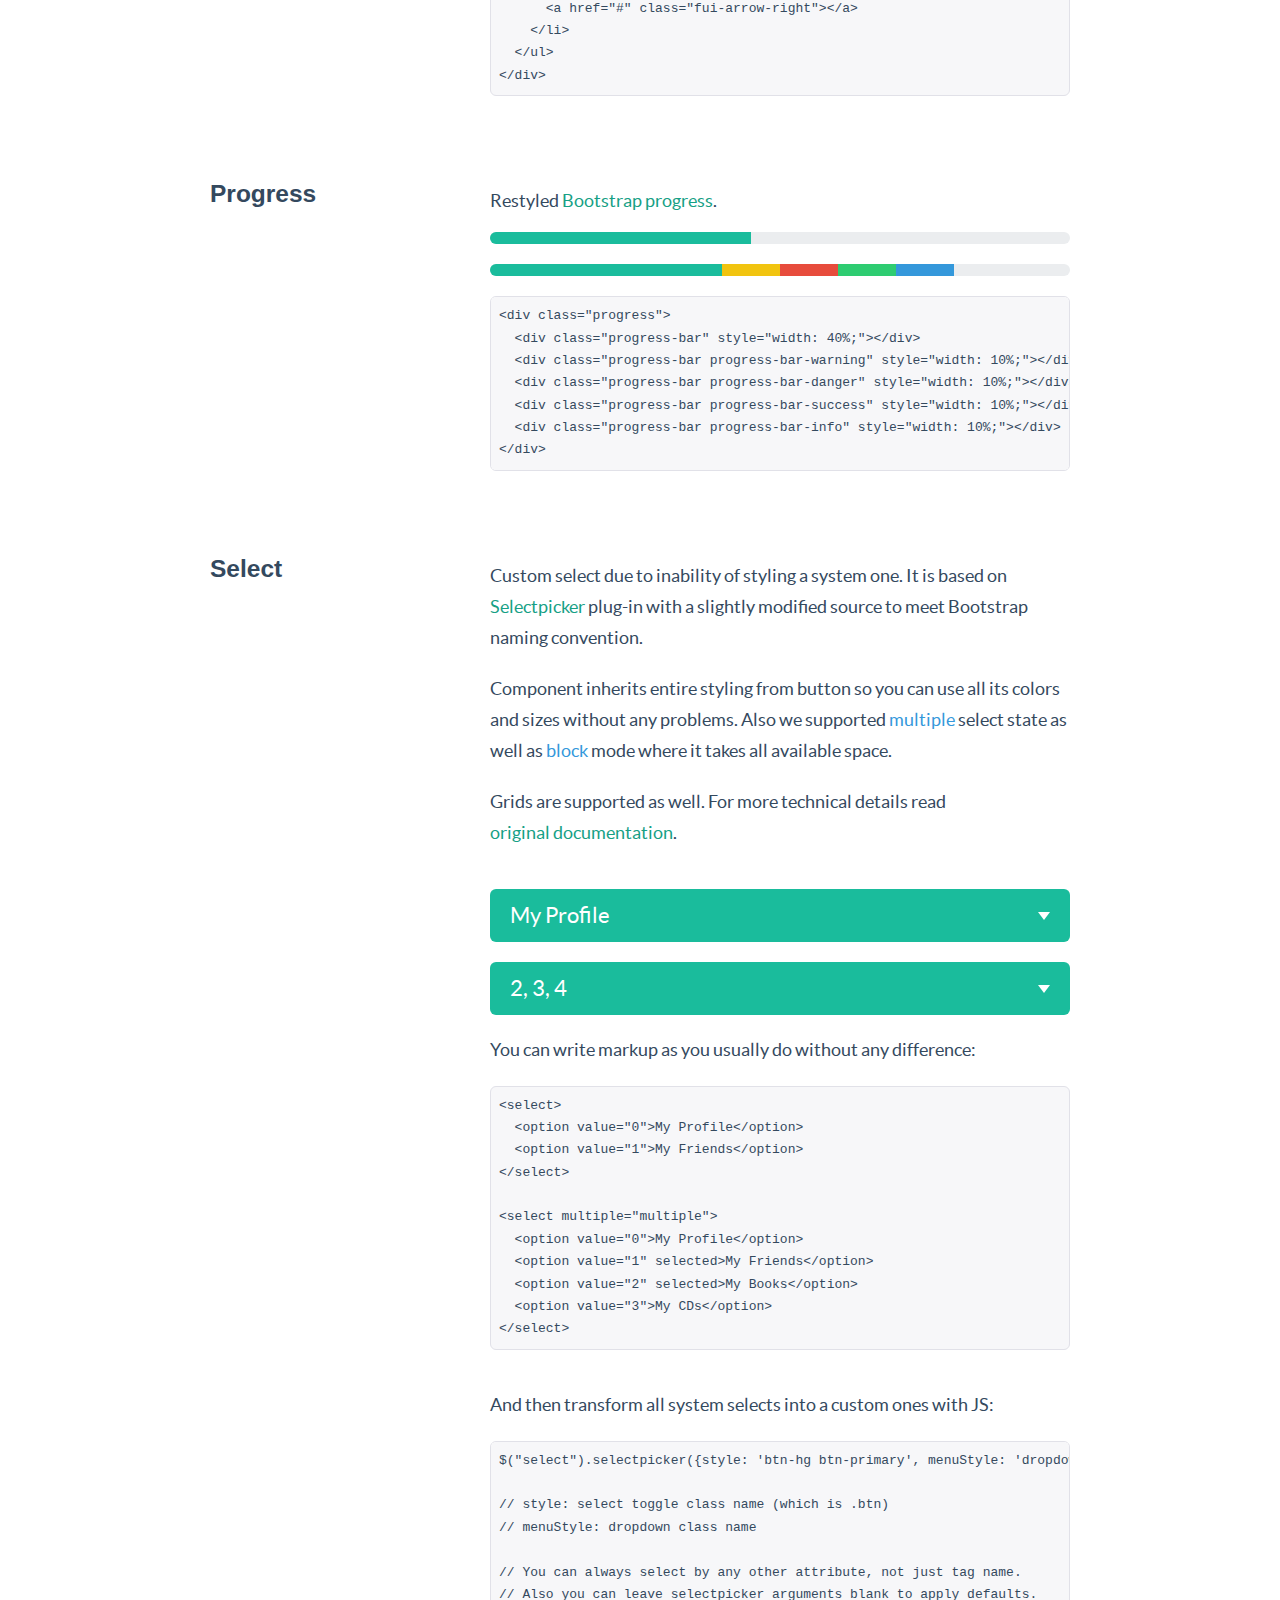
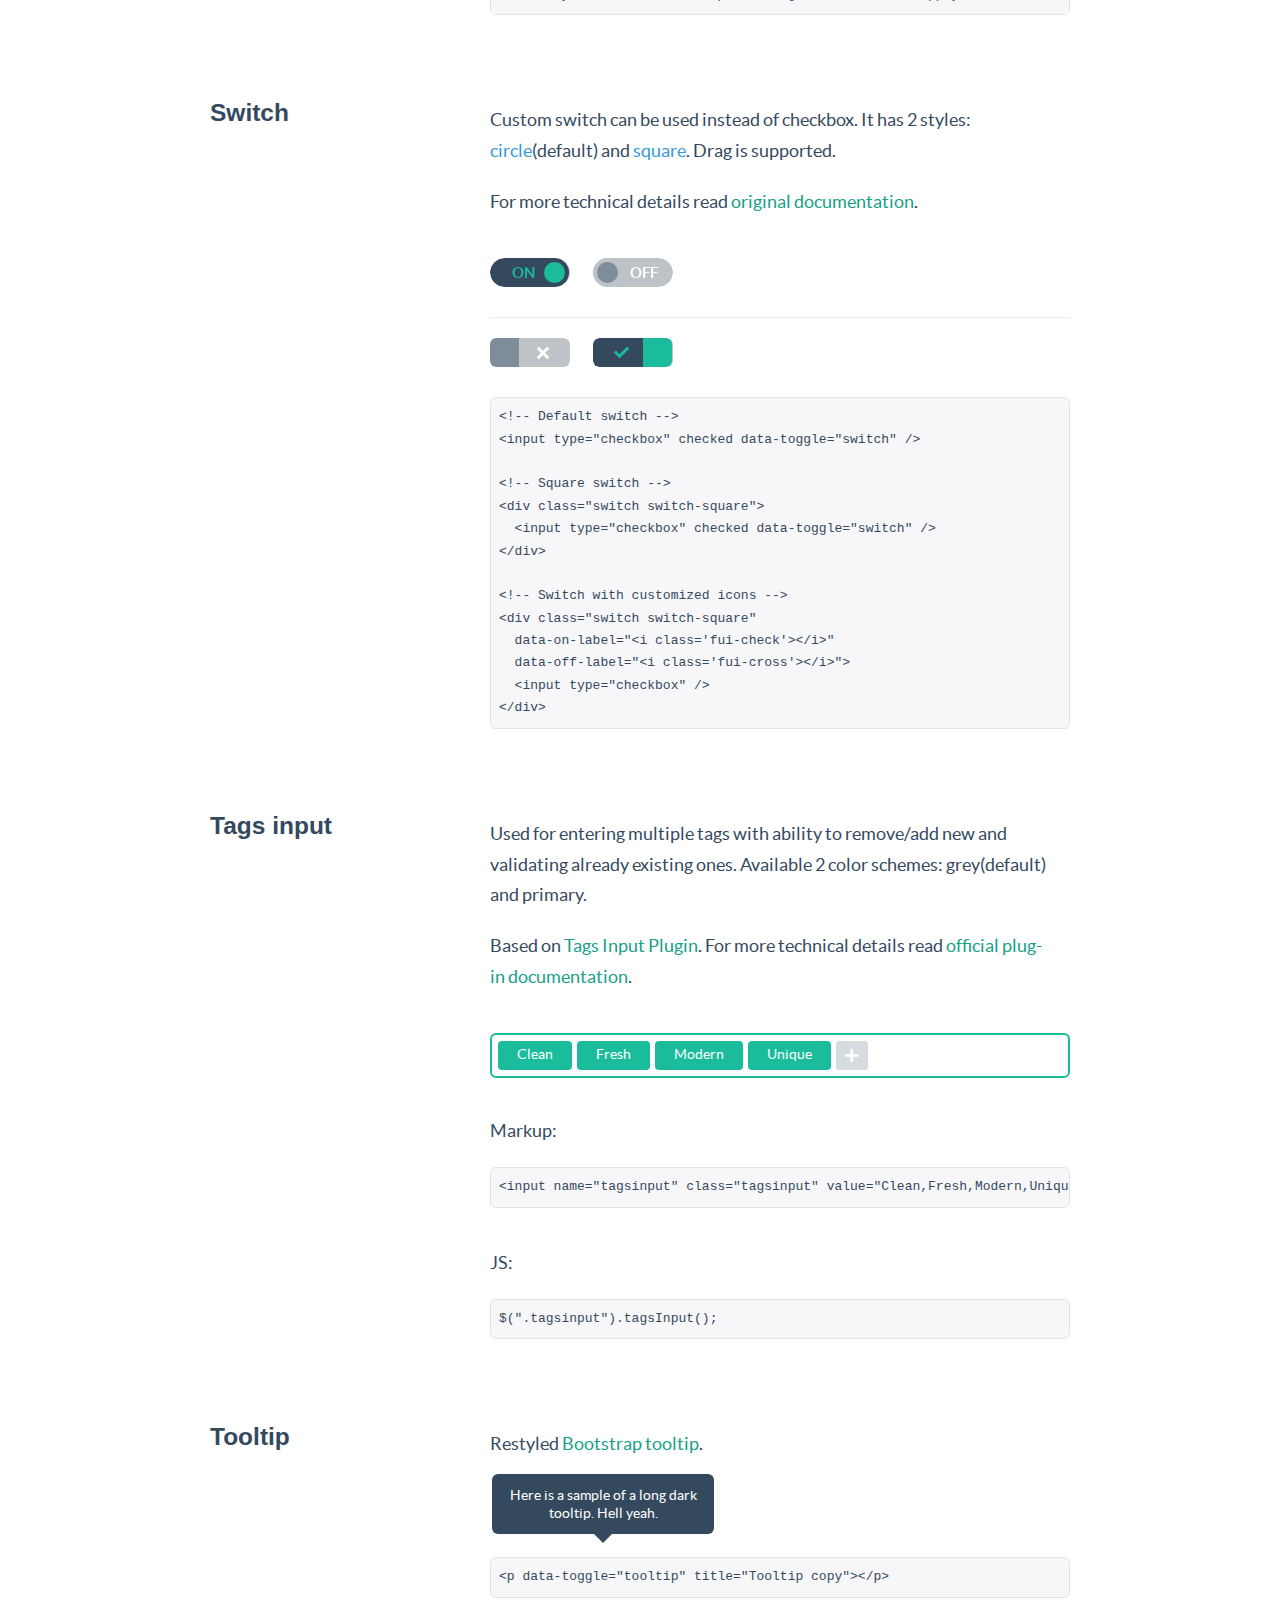
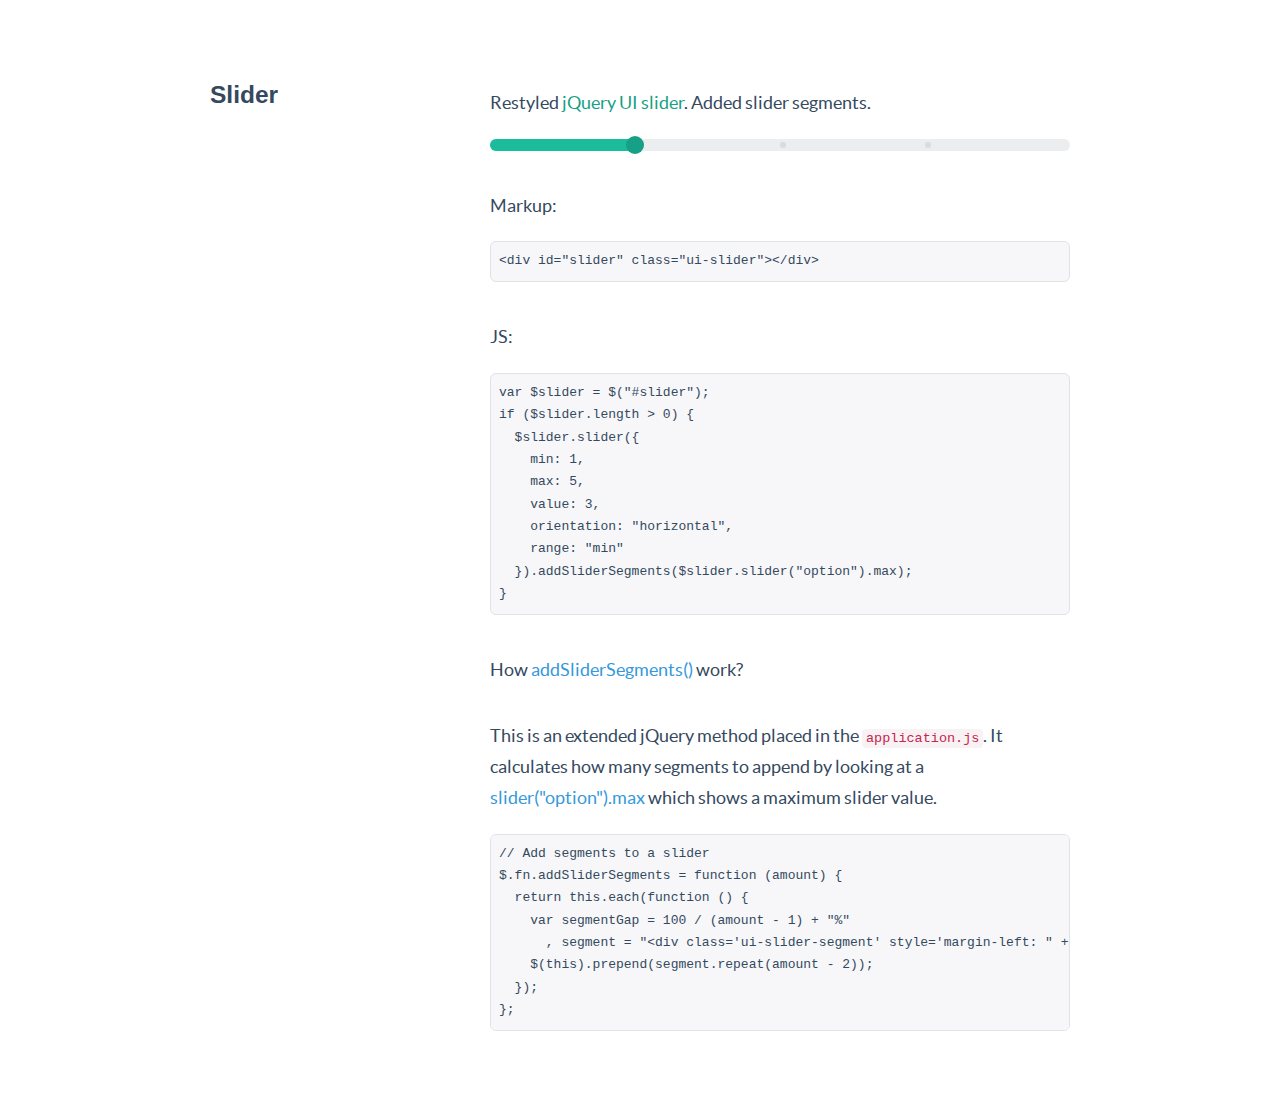
<file: flat-ui/components.html>
<!DOCTYPE html>
<html lang="en">
  <head>
    <meta charset="utf-8">
    <title>Components &middot; Flat UI Free</title>
    <meta name="viewport" content="width=device-width, initial-scale=1.0">

    <!-- Loading Bootstrap -->
    <link href="bootstrap/css/bootstrap.css" rel="stylesheet">
    <link href="bootstrap/css/prettify.css" rel="stylesheet">

    <!-- Loading Flat UI -->
    <link href="css/flat-ui.css" rel="stylesheet">
    <link href="css/docs.css" rel="stylesheet">

    <link rel="shortcut icon" href="images/favicon.ico">

    <!-- HTML5 shim, for IE6-8 support of HTML5 elements. All other JS at the end of file. -->
    <!--[if lt IE 9]>
      <script src="js/html5shiv.js"></script>
    <![endif]-->
  </head>
  <body>
    <ul class="demo-sidebar hide-on-tablets">
      <li><a href="#fui-button">Button</a></li>
      <li><a href="#fui-checkbox">Checkbox</a></li>
      <li><a href="#fui-radio">Radio</a></li>
      <li><a href="#fui-dropdown">Dropdown</a></li>
      <li><a href="#fui-input">Input</a></li>
      <li><a href="#fui-navbar">Navbar</a></li>
      <li><a href="#fui-pager">Pager</a></li>
      <li><a href="#fui-pagination">Pagination</a></li>
      <li><a href="#fui-progress">Progress</a></li>
      <li><a href="#fui-select">Select</a></li>
      <li><a href="#fui-switch">Switch</a></li>
      <li><a href="#fui-tagsinput">Tags Input</a></li>
      <li><a href="#fui-tooltip">Tooltip</a></li>
      <li><a href="#fui-slider">Slider</a></li>
    </ul> <!-- /nav -->

		<h1 class="demo-headline">Components</h1>		
    <div class="container">    	
    	<div id="fui-button" class="pbl"></div>
    	
      <div class="demo-row">
        <div class="demo-title">
          <h3>Button</h3>
        </div>

        <div class="demo-content">
          <p>
            After restyling <a href="http://getbootstrap.com/css/#buttons">Bootstrap buttons</a> we decided to add <code>btn-hg</code> size that will be used for main call to actions on a page:
          </p>
          <p class="mbl">
            <button class="btn btn-hg btn-primary">Huge Button</button>
          </p>
<pre class="prettyprint">
&lt;button class="btn btn-hg btn-primary"&gt;
  Boss Button
&lt;/button&gt;
</pre>

          <p class="ptl">
            In some cases buttons should become wider. Yes, we did that as well:
          </p>
          <p class="mbl">
            <button class="btn btn-wide btn-primary mrm">Save</button>
            <button class="btn btn-wide btn-default">Cancel</button>
          </p>
<pre class="prettyprint">
&lt;button class="btn btn-default btn-wide"&gt;
  Cancel
&lt;/button&gt;
</pre>

          <p class="ptl">
            One more new thing: <code>btn-tip</code>. Use it when need to highlight a part of the button text:
          </p>
          <p class="mbl">
            <button class="btn btn-primary">
              Save
              <span class="btn-tip">$300</span>
            </button>
          </p>
<pre class="prettyprint">
&lt;button class="btn btn-primary"&gt;
  Save
  &lt;span class="btn-tip"&gt;$300&lt;/span&gt;
&lt;/button&gt;
</pre>

          <p class="ptl">
            As usual you can set different colors:
          </p>
          <p>
	          <button class="btn btn-default mrs">Default</button>
            <button class="btn btn-primary mrs">Primary</button>
            <button class="btn btn-info mrs">Info</button>
            <button class="btn btn-danger mrs">Danger</button>
          </p>
          <p class="mbl">            
            <button class="btn btn-success mrs">Success</button>
            <button class="btn btn-warning mrs">Warning</button>
            <button class="btn btn-inverse mrs">Inverse</button>
          </p>
<pre class="prettyprint">
&lt;button class="btn btn-default"&gt;Default&lt;/button&gt;
&lt;button class="btn btn-primary"&gt;Primary&lt;/button&gt;
&lt;button class="btn btn-info"&gt;Info&lt;/button&gt;
&lt;button class="btn btn-danger"&gt;Danger&lt;/button&gt;
&lt;button class="btn btn-success"&gt;Success&lt;/button&gt;
&lt;button class="btn btn-warning"&gt;Warning&lt;/button&gt;
&lt;button class="btn btn-inverse"&gt;Inverse&lt;/button&gt;
</pre>

          <p>
            Button groups, toolbar, disabled state also work as expected.
          </p>
        </div>        
      </div><!-- /.demo-row -->
      
			<div id="fui-checkbox" class="pbl"></div>
			
      <div class="demo-row">      	
        <div class="demo-title">
          <h3>Checkbox</h3>
        </div>

        <div class="demo-content">
          <p>
            Using flat style checkbox requires JS plugin that creates all custom markup for us. Let's take a look:
          </p>
          <label class="checkbox" for="checkbox1">
            <input type="checkbox" value="" id="checkbox1" data-toggle="checkbox">
            Checkbox
          </label>
          <label class="checkbox" for="checkbox2">
            <input type="checkbox" value="" id="checkbox2" checked="checked" data-toggle="checkbox">
            Checkbox
          </label>
          <label class="checkbox" for="checkbox3">
            <input type="checkbox" value="" id="checkbox3" data-toggle="checkbox" disabled="">
            Checkbox
          </label>
          <label class="checkbox" for="checkbox4">
            <input type="checkbox" value="" id="checkbox4" checked="checked" data-toggle="checkbox" disabled="">
            Checkbox
          </label>

          <h6 class="ptl">Usage via data attributes:</h6>
<pre class="prettyprint">
&lt;label class="checkbox" for="checkbox1"&gt;
  &lt;input type="checkbox" value="" id="checkbox1" data-toggle="checkbox"&gt;
  Checkbox
&lt;/label&gt;
</pre>

          <h6 class="ptl">Usage via JS:</h6>
<pre class="prettyprint">
$(':checkbox').checkbox();
</pre>

          <div class="pvm">
            <h6>Methods</h6>
          </div>
          <p class="mbl">
            <strong>.checkbox('toggle')</strong>
            <br/>
            toggles checkbox state from <span class="text-info">checked</span>
            to <span class="text-info">unchecked</span> and back.
          </p>
          <p class="mbl">
            <strong>.checkbox('check')</strong>
            <br/>
            sets checkbox state to <span class="text-info">checked</span>.
          </p>
          <p class="mbl">
            <strong>.checkbox('uncheck')</strong>
            <br/>
            sets checkbox state to <span class="text-info">unchecked</span>.
          </p>
<pre class="prettyprint">
$(':checkbox').checkbox('check');
</pre>

          <div class="pbm ptl">
            <h6>Events</h6>
          </div>
          <p class="mbl">
            <strong>.on('toggle')</strong>
            <br/>
            Fired when checkbox state changed between
            <span class="text-info">check</span> &harr;
            <span class="text-info">uncheck</span>.
          </p>
          <p class="mbl">
            <strong>.on('change')</strong>
            <br/>
            Same as <span class="text-info">toggle</span>.
          </p>
<pre class="prettyprint">
$(':checkbox').on('toggle', function() {
  // Do something
});
</pre>          
          
        </div> <!-- /.demo-content -->
      </div> <!-- /.demo-row -->
      
      <div id="fui-radio" class="pbl"></div>

      <div class="demo-row">
        <div class="demo-title">
          <h3>Radio</h3>
        </div>

        <div class="demo-content">
          <p>
            Firm radio also requires using JS plugin. We try making things easy so you won't have to spend huge amount of time playing around with custom&nbsp;components.
          </p>
          <label class="radio">
            <input type="radio" name="group1" value="1" data-toggle="radio">
            Radio is off
          </label>
          <label class="radio">
            <input type="radio" name="group1" value="2" data-toggle="radio" checked>
            Radio is on
          </label>
          <label class="radio">
            <input type="radio" name="group2" value="1" data-toggle="radio" disabled>
            Radio is off
          </label>
          <label class="radio">
            <input type="radio" name="group2" value="2" data-toggle="radio" disabled checked>
            Radio is on
          </label>

          <h6 class="ptl">Usage via data attributes:</h6>
<pre class="prettyprint">
&lt;label class="radio"&gt;
  &lt;input type="radio" name="group1" value="1" data-toggle="radio"&gt;
  Radio is off
&lt;/label&gt;

&lt;label class="radio"&gt;
  &lt;input type="radio" name="group1" value="2" data-toggle="radio" checked&gt;
  Radio is on
&lt;/label&gt;
</pre>

          <h6 class="ptl">Usage via JS:</h6>
<pre class="prettyprint">
$(':radio').radio();
</pre>

          <div class="pvm">
            <h6>Methods</h6>
          </div>
          <p class="mbl">
            <strong>.radio('check')</strong>
            <br/>
            sets radio state to <span class="text-info">checked</span>.
          </p>
          <p class="mbl">
            <strong>.radio('uncheck')</strong>
            <br/>
            sets radio state to <span class="text-info">unchecked</span>.
          </p>
<pre class="prettyprint">
$(':radio').radio('check');
</pre>

          <div class="pbm ptl">
            <h6>Events</h6>
          </div>
          <p class="mbl">
            <strong>.on('toggle')</strong>
            <br/>
            Fired when radio state changed between
            <span class="text-info">check</span> &harr;
            <span class="text-info">uncheck</span>.
          </p>
          <p class="mbl">
            <strong>.on('change')</strong>
            <br/>
            Same as <span class="text-info">toggle</span> with just one difference &mdash; event sends for each radio which state was changed.
          </p>
<pre class="prettyprint">
$(':radio').on('toggle', function() {
  // Do something
});
</pre>
        </div> <!-- /.demo-content -->
      </div> <!-- /.demo-row -->
    </div><!-- /.container -->

		

    <div class="container ptl">    	
    	<div id="fui-dropdown" class="pbl"></div>
    
      <div class="demo-row">
        <div class="demo-title">
          <h3>Dropdown</h3>
        </div>

        <div class="demo-content">
          <p class="mbl">
            Same <a href="http://getbootstrap.com/components/#dropdowns">Bootstrap dropdown</a> used as a part of the <code>select</code>, <code>btn-group</code>, <code>nav-tabs</code> and eventually other components to present information as a menu.
          </p>

          <p class="mbl">
            Notice <code>dropdown-arrow</code> which is needed when you want to add a small triangle that visually connects clickable element with a dropdown menu.
          </p>

          <select name="info" class="mbn">
            <optgroup label="Profile">
              <option value="0">My Profile</option>
              <option value="1">My Friends</option>
            </optgroup>
            <optgroup label="System">
              <option value="2">Messages</option>
              <option value="3">My Settings</option>
              <option value="4" class="highlighted">Logout</option>
            </optgroup>
          </select>

          <hr/>
          
          <div class="row">
          	<div class="col-md-3">
	          	<div class="dropdown">
		          	<button class="btn btn-primary dropdown-toggle" data-toggle="dropdown">Dropdown<span class="caret"></span></button>
							  <span class="dropdown-arrow dropdown-arrow-inverse"></span>
		            <ul class="dropdown-menu dropdown-inverse">
		              <li><a href="#fakelink">Sub Menu Element</a></li>
		              <li><a href="#fakelink">Sub Menu Element</a></li>
		              <li><a href="#fakelink">Sub Menu Element</a></li>
		            </ul>
							</div>
          	</div>
          </div>
          

          <div class="pvl">
<pre class="prettyprint">
&lt;!-- Default look --&gt;
&lt;div class="dropdown"&gt;
  &lt;button class="btn btn-primary dropdown-toggle" data-toggle="dropdown">Dropdown&lt;span class="caret"&gt;&lt;/span&gt;&lt;/button&gt;
  &lt;span class="dropdown-arrow"&gt;&lt;/span&gt;
  &lt;ul class="dropdown-menu"&gt;
    &lt;li&gt;&lt;a href="#fakelink">Sub Menu Element&lt;/a&gt;&lt;/li&gt;
    &lt;li&gt;&lt;a href="#fakelink">Sub Menu Element&lt;/a&gt;&lt;/li&gt;
    &lt;li&gt;&lt;a href="#fakelink">Sub Menu Element&lt;/a&gt;&lt;/li&gt;
  &lt;/u&gt;
&lt;/div&gt;

&lt;!-- Inverse look --&gt;
&lt;div class="dropdown"&gt;
  &lt;button class="btn btn-primary dropdown-toggle" data-toggle="dropdown">Dropdown&lt;span class="caret"&gt;&lt;/span&gt;&lt;/button&gt;
  &lt;span class="dropdown-arrow dropdown-arrow-inverse"&gt;&lt;/span&gt;
  &lt;ul class="dropdown-menu dropdown-inverse"&gt;
    &lt;li&gt;&lt;a href="#fakelink">Sub Menu Element&lt;/a&gt;&lt;/li&gt;
    &lt;li&gt;&lt;a href="#fakelink">Sub Menu Element&lt;/a&gt;&lt;/li&gt;
    &lt;li&gt;&lt;a href="#fakelink">Sub Menu Element&lt;/a&gt;&lt;/li&gt;
  &lt;/u&gt;
&lt;/div&gt;
</pre>
          </div>

          <p>
            For highlighting information we added 2 additional states for the dropdown-menu items: <code>selected</code> and <code>highlighted</code>:
          </p>
<pre class="prettyprint">
&lt;ul class="dropdown-menu"&gt;
  &lt;li class="selected"&gt;
    &lt;a href="#"&gt;Item&lt;/a&gt;
  &lt;/li&gt;

  &lt;li class="highlighted"&gt;
    &lt;a href="#"&gt;Item&lt;/a&gt;
  &lt;/li&gt;
&lt;/ul&gt;
</pre>
        </div> <!-- /.demo-content -->
      </div> <!-- /.demo-row -->

			<div id="fui-input" class="pbl"></div>

      <div class="demo-row">
        <div class="demo-title">
          <h3>Input</h3>
        </div>

        <div class="demo-content">
          <p class="mbl">
            Restyled <a href="http://getbootstrap.com/css/#forms">Bootstrap input</a>. Added <span class="text-info">flat</span> style(to remove borders completely):
          </p>
					
					<div class="row">
						<div class="col-lg-5">
							<input type="text" value="" placeholder="Enter something" class="form-control" />
						</div>
					</div>
					<hr />
					<div class="row">
						<div class="col-lg-5">
							<input type="text" value="" placeholder="Enter something" class="form-control flat" />
						</div>
					</div>
<pre class="prettyprint mtl">
&lt;!-- Default input --&gt;
&lt;input type="text" placeholder="Enter something" class="form-control" /&gt;

&lt;!-- Without borders --&gt;
&lt;input type="text" placeholder="Enter something" class="form-control flat" /&gt;
</pre>

          <p class="ptl">And few sizes:</p>
          <div class="row">
          	<div class="col-lg-5">
	          	<input type="text" value="" placeholder="Huge" class="form-control input-hg" />
          	</div>
          </div>
          <hr />
          <div class="row">
          	<div class="col-lg-5">
	          	<input type="text" value="" placeholder="Large" class="form-control input-lg" />
          	</div>
          </div>
          <hr />
          <div class="row">
          	<div class="col-lg-5">
	          	<input type="text" value="" placeholder="Default" class="form-control" />
          	</div>
          </div>
          <hr />
          <div class="row">
          	<div class="col-lg-5">
	          	<input type="text" value="" placeholder="Small" class="form-control input-sm" />
          	</div>
          </div>
<pre class="prettyprint mtl">
&lt;input type="text" class="form-control input-hg" placeholder="Huge" /&gt;
&lt;input type="text" class="form-control input-lg" placeholder="Large" /&gt;
&lt;input type="text" class="form-control" placeholder="Default" /&gt;
&lt;input type="text" class="form-control input-sm" placeholder="Small" /&gt;
</pre>

          <p class="ptl">With icon inside:</p>
          <div class="row">
          	<div class="col-lg-5">
	          	<div class="form-group">
	              <input type="text" value="" placeholder="With icon" class="form-control" />
	              <span class="input-icon fui-check-inverted"></span>
	            </div>
          	</div>            
          </div>
<pre class="prettyprint mtm">
&lt;div class="form-group"&gt;
  &lt;input type="text" class="form-control" placeholder="With icon" /&gt;
  &lt;span class="input-icon fui-check-inverted"&gt;&lt;/span&gt;
&lt;/div&gt;
</pre>

          <p class="ptl">
            Different color styles and disabled state work as expected:
            <div class="row">
            	<div class="col-lg-6">
	            	<div class="form-group has-error">
		              <input class="form-control" type="text" placeholder="Error" />
		            </div>
            	</div>
            </div>
            <div class="row">
            	<div class="col-lg-6">
	            	<div class="form-group has-warning">
		              <input class="form-control" type="text" placeholder="Warning" />
		            </div>
            	</div>
            </div>
            <div class="row">
            	<div class="col-lg-6">
	            	<div class="form-group has-success">
		              <input class="form-control" type="text" placeholder="Success" />
		            </div>
            	</div>
            </div>
            <div class="row">
            	<div class="col-lg-6">
	            	<div class="form-group">
		              <input class="form-control" type="text" placeholder="Disabled" disabled />
		            </div>
            	</div>
            </div>
          </p>
        </div> <!-- /.demo-content -->
      </div> <!-- /.demo-row -->

			<div id="fui-navbar" class="pbl"></div>

      <div class="demo-row">
        <div class="demo-title">
          <h3>Navbar</h3>
        </div>
        <div class="demo-content">
          <p class="mbl">
            Restyled <a href="http://getbootstrap.com/components/#navbar">Bootstrap navbar</a>. Added sub-menus.
          </p>

          <div class="navbar navbar-default">
          	<div class="navbar-header">
	          	<button type="button" class="btn btn-navbar" data-toggle="collapse" data-target=".navbar-collapse-01"></button>
          	</div>            
            <div class="navbar-collapse collapse navbar-collapse-01">
              <ul class="nav navbar-nav navbar-left">
                <li>
                  <a href="#fakelink">
                    Menu Item
                    <span class="navbar-unread">1</span>
                  </a>
                </li>
                <li class="active">
                  <a href="#fakelink">
                    Messages
                    <span class="navbar-unread">1</span>
                  </a>
                  <ul>
                    <li><a href="#fakelink">Element One</a></li>
                    <li>
                      <a href="#fakelink">Sub menu</a>
                      <ul>
                        <li><a href="#fakelink">Element One</a></li>
                        <li><a href="#fakelink">Element Two</a></li>
                        <li><a href="#fakelink">Element Three</a></li>
                      </ul> <!-- /Sub menu -->
                    </li>
                    <li><a href="#fakelink">Element Three</a></li>
                  </ul> <!-- /Sub menu -->
                </li>
                <li>
                  <a href="#fakelink">
                    About Us
                  </a>
                </li>
              </ul>
            </div><!--/.nav -->
          </div> <!-- /navbar -->
<pre class="prettyprint mvl">
&lt;div class="navbar navbar-default"&gt;
  &lt;div class="navbar-header"&gt;
    &lt;button type="button" class="btn btn-navbar" data-toggle="collapse" data-target=".navbar-collapse-01"&gt;&lt;/button&gt;
  &lt;/div&gt;    
  &lt;div class="navbar-collapse collapse navbar-collapse-01"&gt;
    &lt;ul class="nav navbar-nav navbar-right"&gt;
      &lt;!-- Menu items go here --&gt;
      &lt;li&gt;
        &lt;ul&gt;
          &lt;!-- Sub Menu items go here --&gt;
        &lt;/ul&gt;
      &lt;/li&gt;
    &lt;/ul&gt;     
  &lt;/div&gt;      
&lt;/div&gt;
</pre>

          <p class="ptl">Inverse style:</p>
          <div class="navbar navbar-inverse">
          	<div class="navbar-header">
	          	<button type="button" class="btn btn-navbar" data-toggle="collapse" data-target=".navbar-collapse-02"></button>
          	</div>            
            <div class="navbar-collapse collapse navbar-collapse-02">
              <ul class="nav navbar-nav navbar-left">
                <li>
                  <a href="#fakelink">
                    Menu Item
                    <span class="navbar-unread">1</span>
                  </a>
                </li>
                <li class="active">
                  <a href="#fakelink">
                    Messages
                    <span class="navbar-unread">1</span>
                  </a>
                  <ul>
                    <li><a href="#fakelink">Element One</a></li>
                    <li>
                      <a href="#fakelink">Sub menu</a>
                      <ul>
                        <li><a href="#fakelink">Element One</a></li>
                        <li><a href="#fakelink">Element Two</a></li>
                        <li><a href="#fakelink">Element Three</a></li>
                      </ul> <!-- /Sub menu -->
                    </li>
                    <li><a href="#fakelink">Element Three</a></li>
                  </ul> <!-- /Sub menu -->
                </li>
                <li>
                  <a href="#fakelink">
                    About Us
                  </a>
                </li>
              </ul>
            </div><!--/.nav -->
          </div> <!-- /navbar -->

<pre class="prettyprint mvl">
&lt;div class="navbar navbar-inverse"&gt;
&lt;!-- navbar content --&gt;
&lt;/div&gt;
</pre>

          <p class="ptl">Unread and New indicators:</p>
<pre class="prettyprint mvl">
&lt;!-- ... --&gt;
  &lt;ul class="nav navbar-nav"&gt;
    &lt;li&gt;
      &lt;a href="#"&gt;
        Menu item
        &lt;!-- Indicator with number --&gt;
        &lt;span class="navbar-new"&gt;2&lt;/span&gt;
      &lt;/a&gt;
    &lt;/li&gt;
  &lt;/ul&gt;
&lt;!-- ... --&gt;
</pre>

<pre class="prettyprint mvl">
&lt;!-- ... --&gt;
  &lt;ul class="nav navbar-nav"&gt;
    &lt;li&gt;
      &lt;a href="#"&gt;
        Menu item
        &lt;!-- Indicator without number --&gt;
        &lt;span class="navbar-unread"&gt;&lt;/span&gt;
      &lt;/a&gt;
    &lt;/li&gt;
  &lt;/ul&gt;
&lt;!-- ... --&gt;
</pre>
          <div id="fui-pager"></div>
        </div> <!-- /.demo-content -->
      </div> <!-- /.demo-row -->

			<div id="fui-pager" class="pbl"></div>

      <div class="demo-row">
        <div class="demo-title">
          <h3>Pager</h3>
        </div>
        <div class="demo-content">
          <p>
            Short pagination where links have a button look. Used for navigating to a next/prev item.
          </p>
          <ul class="pager">
            <li class="previous">
              <a href="#fakelink">
                <i class="fui-arrow-left"></i>
                <span>All messages</span>
              </a>
            </li>
            <li class="next">
              <a href="#fakelink">
                <i class="fui-arrow-right"></i>
              </a>
            </li>
          </ul>

<pre class="prettyprint mvl">
&lt;ul class="pager"&gt;
  &lt;li class="previous"&gt;
    &lt;a href="#"&gt;
      &lt;span&gt;
        &lt;i class="fui-arrow-left"&gt;&lt;/i&gt;
        All messages
      &lt;/span&gt;
    &lt;/a&gt;
  &lt;/li&gt;

  &lt;li class="next"&gt;
    &lt;a href="#"&gt;
      &lt;i class="fui-arrow-right"&gt;&lt;/i&gt;
    &lt;/a&gt;
  &lt;/li&gt;
&lt;/ul&gt;
</pre>
          <div id="fui-pagination"></div>
        </div> <!-- /.demo-content -->
      </div> <!-- /.demo-row -->

			<div id="fui-pagination" class="pbl"></div>

      <div class="demo-row">
        <div class="demo-title">
          <h3>Pagination</h3>
        </div>
        <div class="demo-content">
          <p>
            <a href="http://getbootstrap.com/components/#pagination">Bootstrap pagination</a> restyling. Added additional dropdown navigation, minimalistic look and text-only look. Also few color schemes with alternative layout.
          </p>
          <div class="pagination">
            <ul>
              <li class="previous"><a href="#fakelink" class="fui-arrow-left"></a></li>
              <li class="active"><a href="#fakelink">1</a></li>
              <li><a href="#fakelink">2</a></li>
              <li><a href="#fakelink">3</a></li>
              <li><a href="#fakelink">4</a></li>
              <li><a href="#fakelink">5</a></li>
              <li><a href="#fakelink">6</a></li>
              <li><a href="#fakelink">7</a></li>
              <li><a href="#fakelink">8</a></li>
              <li><a href="#fakelink">9</a></li>
              <li><a href="#fakelink">10</a></li>
              <li class="next"><a href="#fakelink" class="fui-arrow-right"></a></li>
            </ul>
          </div>

<pre class="prettyprint mvl">
&lt;div class="pagination"&gt;
  &lt;ul&gt;
    &lt;li class="previous"&gt;
      &lt;a href="#" class="fui-arrow-left"&gt;&lt;/a&gt;
    &lt;/li&gt;

    &lt;li class="active"&gt;&lt;a href="#fakelink"&gt;1&lt;/a&gt;&lt;/li&gt;
    ...
    &lt;li&gt;&lt;a href="#fakelink"&gt;10&lt;/a&gt;&lt;/li&gt;

    &lt;li class="next"&gt;
      &lt;a href="#" class="fui-arrow-right"&gt;&lt;/a&gt;
    &lt;/li&gt;
  &lt;/ul&gt;
&lt;/div&gt;
</pre>

        </div> <!-- /.demo-content -->
      </div> <!-- /.demo-row -->

			<div id="fui-progress" class="pbl"></div>

      <div class="demo-row">
        <div class="demo-title">
          <h3>Progress</h3>
        </div>
        <div class="demo-content">
          <p>
            Restyled <a href="http://getbootstrap.com/components/#progress">Bootstrap progress</a>.
          </p>
          <div class="progress">
            <div class="progress-bar" style="width: 45%;"></div>
          </div>
          <div class="progress">
            <div class="progress-bar" style="width: 40%;"></div>
            <div class="progress-bar progress-bar-warning" style="width: 10%;"></div>
            <div class="progress-bar progress-bar-danger" style="width: 10%;"></div>
            <div class="progress-bar progress-bar-success" style="width: 10%;"></div>
            <div class="progress-bar progress-bar-info" style="width: 10%;"></div>
          </div>

<pre class="prettyprint mvl">
&lt;div class="progress"&gt;
  &lt;div class="progress-bar" style="width: 40%;"&gt;&lt;/div&gt;
  &lt;div class="progress-bar progress-bar-warning" style="width: 10%;"&gt;&lt;/div&gt;
  &lt;div class="progress-bar progress-bar-danger" style="width: 10%;"&gt;&lt;/div&gt;
  &lt;div class="progress-bar progress-bar-success" style="width: 10%;"&gt;&lt;/div&gt;
  &lt;div class="progress-bar progress-bar-info" style="width: 10%;"&gt;&lt;/div&gt;
&lt;/div&gt;
</pre>
          <div id="fui-select"></div>
        </div> <!-- /.demo-content -->
      </div> <!-- /.demo-row -->

			<div id="fui-select" class="pbl"></div>

      <div class="demo-row">
        <div class="demo-title">
          <h3>Select</h3>
        </div>
        <div class="demo-content">
          <p class="mbl">
            Custom select due to inability of styling a system one. It is based on <a href="https://github.com/silviomoreto/bootstrap-select">Selectpicker</a> plug-in with a slightly modified source to meet Bootstrap naming convention.
          </p>
          <p class="mbl">
            Component inherits entire styling from button so you can use all its colors and sizes without any problems. Also we supported <span class="text-info">multiple</span> select state as well as <span class="text-info">block</span> mode where it takes all available space.
          </p>
          <p class="mbl pbl">
            Grids are supported as&nbsp;well. For more technical details read <a href="https://github.com/silviomoreto/bootstrap-select#usage">original&nbsp;documentation</a>.
          </p>
          <select name="huge" class="select-block mbl">
            <optgroup label="Profile">
              <option value="0">My Profile</option>
              <option value="1">My Friends</option>
            </optgroup>
            <optgroup label="System">
              <option value="2">Messages</option>
              <option value="3">My Settings</option>
              <option value="4" class="highlighted">Logout</option>
            </optgroup>
          </select>

          <select multiple="multiple" name="huge" class="select-block mbl">
            <option value="0">1</option>
            <option value="1" selected>2</option>
            <option value="2" selected>3</option>
            <option value="3" selected>4</option>
            <option value="4">5</option>
          </select>

          <p class="mvl">
            You can write markup as you usually do without any difference:
          </p>

<pre class="prettyprint mvl">
&lt;select&gt;
  &lt;option value="0"&gt;My Profile&lt;/option&gt;
  &lt;option value="1"&gt;My Friends&lt;/option&gt;
&lt;/select&gt;

&lt;select multiple="multiple"&gt;
  &lt;option value="0"&gt;My Profile&lt;/option&gt;
  &lt;option value="1" selected&gt;My Friends&lt;/option&gt;
  &lt;option value="2" selected&gt;My Books&lt;/option&gt;
  &lt;option value="3"&gt;My CDs&lt;/option&gt;
&lt;/select&gt;
</pre>

          <p class="mvl ptl">
            And then transform all system selects into a custom ones with JS:
          </p>

<pre class="prettyprint mvl">
$("select").selectpicker({style: 'btn-hg btn-primary', menuStyle: 'dropdown-inverse'});

// style: select toggle class name (which is .btn)
// menuStyle: dropdown class name

// You can always select by any other attribute, not just tag name.
// Also you can leave selectpicker arguments blank to apply defaults.
</pre>
          <div id="fui-switch"></div>
        </div> <!-- /.demo-content -->
      </div> <!-- /.demo-row -->

			<div id="fui-switch" class="pbl"></div>

      <div class="demo-row">
        <div class="demo-title">
          <h3>Switch</h3>
        </div>
        <div class="demo-content">
          <p class="mbl">
            Custom switch can be used instead of checkbox. It has 2 styles: <span class="text-info">circle</span>(default) and <span class="text-info">square</span>. Drag is supported.
          </p>
          <p class="mbl pbl">
            For more technical details read <a href="http://www.larentis.eu/switch">original documentation</a>.
          </p>
          <span class="mrl">
            <input type="checkbox" checked data-toggle="switch" />
          </span>
          <input type="checkbox" data-toggle="switch" />

          <hr/>

          <div class="switch switch-square mrl"
            data-on-label="<i class='fui-check'></i>"
            data-off-label="<i class='fui-cross'></i>">
            <input type="checkbox" />
          </div>

          <div class="switch switch-square"
            data-on-label="<i class='fui-check'></i>"
            data-off-label="<i class='fui-cross'></i>">
            <input type="checkbox" checked />
          </div>

<pre class="prettyprint mvl">
&lt;!-- Default switch --&gt;
&lt;input type="checkbox" checked data-toggle="switch" /&gt;

&lt;!-- Square switch --&gt;
&lt;div class="switch switch-square"&gt;
  &lt;input type="checkbox" checked data-toggle="switch" /&gt;
&lt;/div&gt;

&lt;!-- Switch with customized icons --&gt;
&lt;div class="switch switch-square"
  data-on-label="&lt;i class='fui-check'&gt;&lt;/i&gt;"
  data-off-label="&lt;i class='fui-cross'&gt;&lt;/i&gt;"&gt;
  &lt;input type="checkbox" /&gt;
&lt;/div&gt;
</pre>
        </div> <!-- /.demo-content -->
      </div> <!-- /.demo-row -->

			<div id="fui-tagsinput" class="pbl"></div>

      <div class="demo-row">
        <div class="demo-title">
          <h3>Tags input</h3>
        </div>
        <div class="demo-content">
          <p class="mbl">
            Used for entering multiple tags with ability to remove/add new and validating already existing ones. Available 2 color schemes: grey(default) and primary.
          </p>
          <p class="mbl pbl">
            Based on <a href="http://xoxco.com/projects/code/tagsinput">Tags Input Plugin</a>. For more technical details read <a href="https://github.com/xoxco/jQuery-Tags-Input#instructions">official plug-in&nbsp;documentation</a>.
          </p>

          <input name="tagsinput" class="tagsinput" value="Clean,Fresh,Modern,Unique" />

          <p class="ptl">Markup:</p>

<pre class="prettyprint mvl">
&lt;input name="tagsinput" class="tagsinput" value="Clean,Fresh,Modern,Unique" /&gt;
</pre>

          <p class="ptl">JS:</p>

<pre class="prettyprint mvl">
$(".tagsinput").tagsInput();
</pre>
          <div id="fui-tooltip"></div>
        </div> <!-- /.demo-content -->
      </div> <!-- /.demo-row -->

			<div id="fui-tooltip" class="pbl"></div>

      <div class="demo-row">
        <div class="demo-title">
          <h3>Tooltip</h3>
        </div>
        <div class="demo-content">
          <p class="mbl">
            Restyled <a href="http://getbootstrap.com/javascript/#tooltips">Bootstrap tooltip</a>.
          </p>

          <div style="width: 40%; padding-left: 10px; height: 60px;">
            <div class="demo-tooltips">
              <p data-toggle="tooltip" title="Here is a sample of a long dark tooltip. Hell yeah."></p>
            </div>
          </div> <!-- /tooltips -->

<pre class="prettyprint mvl">
&lt;p data-toggle="tooltip" title="Tooltip copy"&gt;&lt;/p&gt;
</pre>

          <div id="fui-slider"></div>
        </div> <!-- /.demo-content -->
      </div> <!-- /.demo-row -->

			<div id="fui-slider" class="pbl"></div>

      <div class="demo-row">
        <div class="demo-title">
          <h3>Slider</h3>
        </div>
        <div class="demo-content">
          <p class="mbl">
            Restyled <a href="http://jqueryui.com/slider">jQuery UI slider</a>. Added slider segments.
          </p>

          <div id="slider" class="ui-slider"></div>

          <p class="ptl">Markup:</p>

<pre class="prettyprint mvl">
&lt;div id="slider" class="ui-slider"&gt;&lt;/div&gt;
</pre>

          <p class="ptl">JS:</p>

<pre class="prettyprint mvl">
var $slider = $("#slider");
if ($slider.length > 0) {
  $slider.slider({
    min: 1,
    max: 5,
    value: 3,
    orientation: "horizontal",
    range: "min"
  }).addSliderSegments($slider.slider("option").max);
}
</pre>

          <p class="pvl">How <span class="text-info">addSliderSegments()</span> work?</p>
          <p>This is an extended jQuery method placed in the <code>application.js</code>. It calculates how many segments to append by looking at a <span class="text-info">slider("option").max</span> which shows a maximum slider value.</p>

<pre class="prettyprint mvl">
// Add segments to a slider
$.fn.addSliderSegments = function (amount) {
  return this.each(function () {
    var segmentGap = 100 / (amount - 1) + "%"
      , segment = "&lt;div class='ui-slider-segment' style='margin-left: " + segmentGap + ";'&gt;&lt;/div&gt;";
    $(this).prepend(segment.repeat(amount - 2));
  });
};
</pre>
        </div> <!-- /.demo-content -->
      </div> <!-- /.demo-row -->
    </div><!-- /.container -->

    <!-- Load JS here for greater good =============================-->
    <script src="js/jquery-1.8.3.min.js"></script>
    <script src="js/jquery-ui-1.10.3.custom.min.js"></script>
    <script src="js/jquery.ui.touch-punch.min.js"></script>
    <script src="js/bootstrap.min.js"></script>
    <script src="js/bootstrap-select.js"></script>
    <script src="js/bootstrap-switch.js"></script>
    <script src="js/flatui-checkbox.js"></script>
    <script src="js/flatui-radio.js"></script>
    <script src="js/jquery.tagsinput.js"></script>
    <script src="js/jquery.placeholder.js"></script>
    <script src="bootstrap/js/google-code-prettify/prettify.js"></script>
    <script src="js/application.js"></script>
  </body>
</html>
</file>
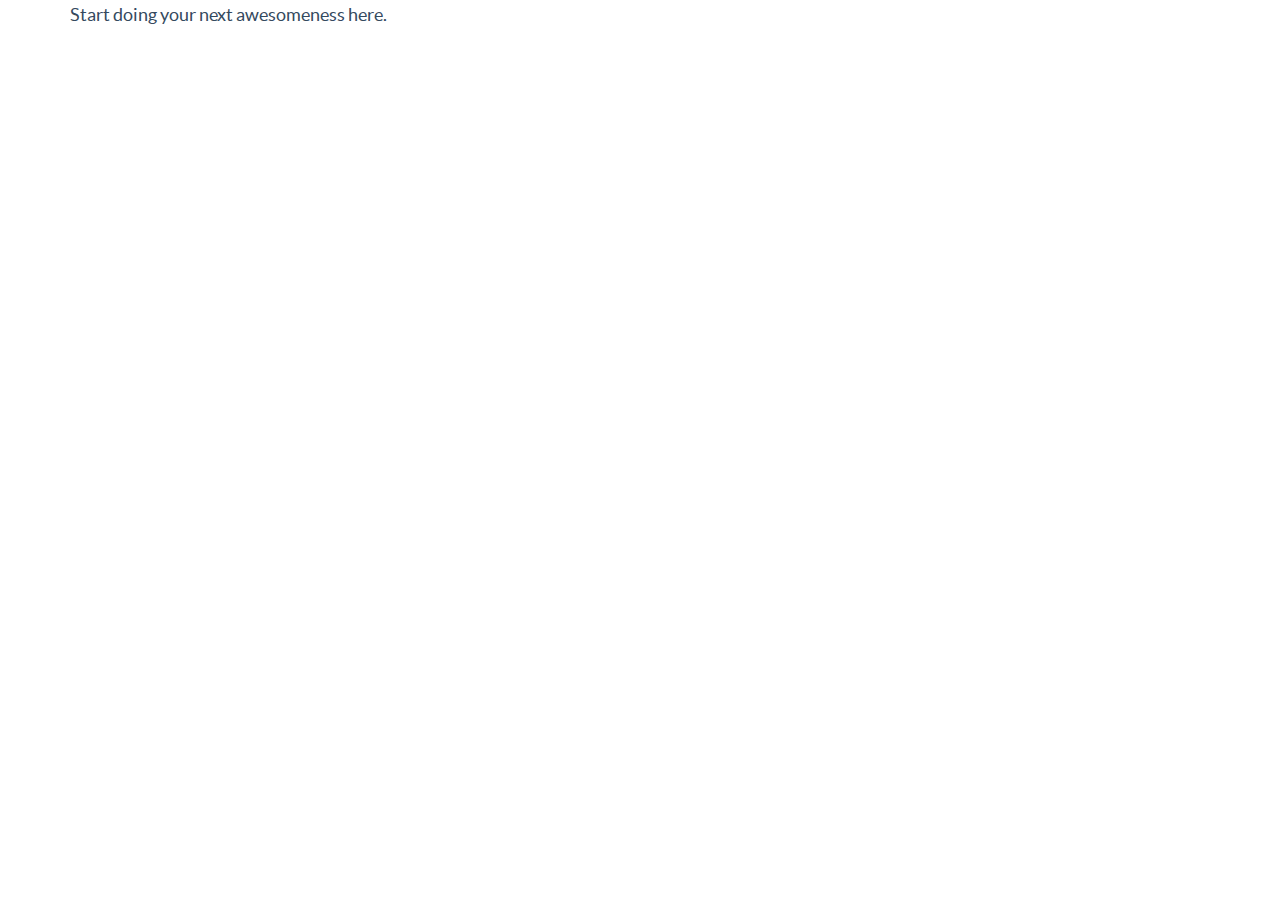
<file: flat-ui/template.html>
<!DOCTYPE html>
<html lang="en">
  <head>
    <meta charset="utf-8">
    <title>Flat UI Free</title>
    <meta name="viewport" content="width=device-width, initial-scale=1.0">

    <!-- Loading Bootstrap -->
    <link href="bootstrap/css/bootstrap.css" rel="stylesheet">

    <!-- Loading Flat UI -->
    <link href="css/flat-ui.css" rel="stylesheet">

    <link rel="shortcut icon" href="images/favicon.ico">

    <!-- HTML5 shim, for IE6-8 support of HTML5 elements. All other JS at the end of file. -->
    <!--[if lt IE 9]>
      <script src="js/html5shiv.js"></script>
    <![endif]-->
  </head>
  <body>
    <div class="container">
      Start doing your next awesomeness here.
    </div>
    <!-- /.container -->


    <!-- Load JS here for greater good =============================-->
    <script src="js/jquery-1.8.3.min.js"></script>
    <script src="js/jquery-ui-1.10.3.custom.min.js"></script>
    <script src="js/jquery.ui.touch-punch.min.js"></script>
    <script src="js/bootstrap.min.js"></script>
    <script src="js/bootstrap-select.js"></script>
    <script src="js/bootstrap-switch.js"></script>
    <script src="js/flatui-checkbox.js"></script>
    <script src="js/flatui-radio.js"></script>
    <script src="js/jquery.tagsinput.js"></script>
    <script src="js/jquery.placeholder.js"></script>
  </body>
</html>
</file>
<file: flat-ui/css/flat-ui.css>
@font-face {
  font-family: 'Lato';
  src: url('../fonts/lato/lato-black-webfont.eot');
  src: url('../fonts/lato/lato-black-webfont.eot?#iefix') format('embedded-opentype'), url('../fonts/lato/lato-black-webfont.woff') format('woff'), url('../fonts/lato/lato-black-webfont.ttf') format('truetype'), url('../fonts/lato/lato-black-webfont.svg#latoblack') format('svg');
  font-weight: 900;
  font-style: normal;
}
@font-face {
  font-family: 'Lato';
  src: url('../fonts/lato/lato-bold-webfont.eot');
  src: url('../fonts/lato/lato-bold-webfont.eot?#iefix') format('embedded-opentype'), url('../fonts/lato/lato-bold-webfont.woff') format('woff'), url('../fonts/lato/lato-bold-webfont.ttf') format('truetype'), url('../fonts/lato/lato-bold-webfont.svg#latobold') format('svg');
  font-weight: bold;
  font-style: normal;
}
@font-face {
  font-family: 'Lato';
  src: url('../fonts/lato/lato-bolditalic-webfont.eot');
  src: url('../fonts/lato/lato-bolditalic-webfont.eot?#iefix') format('embedded-opentype'), url('../fonts/lato/lato-bolditalic-webfont.woff') format('woff'), url('../fonts/lato/lato-bolditalic-webfont.ttf') format('truetype'), url('../fonts/lato/lato-bolditalic-webfont.svg#latobold_italic') format('svg');
  font-weight: bold;
  font-style: italic;
}
@font-face {
  font-family: 'Lato';
  src: url('../fonts/lato/lato-italic-webfont.eot');
  src: url('../fonts/lato/lato-italic-webfont.eot?#iefix') format('embedded-opentype'), url('../fonts/lato/lato-italic-webfont.woff') format('woff'), url('../fonts/lato/lato-italic-webfont.ttf') format('truetype'), url('../fonts/lato/lato-italic-webfont.svg#latoitalic') format('svg');
  font-weight: normal;
  font-style: italic;
}
@font-face {
  font-family: 'Lato';
  src: url('../fonts/lato/lato-light-webfont.eot');
  src: url('../fonts/lato/lato-light-webfont.eot?#iefix') format('embedded-opentype'), url('../fonts/lato/lato-light-webfont.woff') format('woff'), url('../fonts/lato/lato-light-webfont.ttf') format('truetype'), url('../fonts/lato/lato-light-webfont.svg#latolight') format('svg');
  font-weight: 300;
  font-style: normal;
}
@font-face {
  font-family: 'Lato';
  src: url('../fonts/lato/lato-regular-webfont.eot');
  src: url('../fonts/lato/lato-regular-webfont.eot?#iefix') format('embedded-opentype'), url('../fonts/lato/lato-regular-webfont.woff') format('woff'), url('../fonts/lato/lato-regular-webfont.ttf') format('truetype'), url('../fonts/lato/lato-regular-webfont.svg#latoregular') format('svg');
  font-weight: normal;
  font-style: normal;
}
@font-face {
  font-family: 'Flat-UI-Icons';
  src: url('../fonts/Flat-UI-Icons.eot');
  src: url('../fonts/Flat-UI-Icons.eot?#iefix') format('embedded-opentype'), url('../fonts/Flat-UI-Icons.woff') format('woff'), url('../fonts/Flat-UI-Icons.ttf') format('truetype'), url('../fonts/Flat-UI-Icons.svg#Flat-UI-Icons') format('svg');
  font-weight: normal;
  font-style: normal;
}
/* Use the following CSS code if you want to use data attributes for inserting your icons */
[data-icon]:before {
  font-family: 'Flat-UI-Icons';
  content: attr(data-icon);
  speak: none;
  font-weight: normal;
  font-variant: normal;
  text-transform: none;
  -webkit-font-smoothing: antialiased;
}
/* Use the following CSS code if you want to have a class per icon */
/*
Instead of a list of all class selectors,
you can use the generic selector below, but it's slower:
[class*="fui-"] {
*/
.fui-arrow-right,
.fui-arrow-left,
.fui-cmd,
.fui-check-inverted,
.fui-heart,
.fui-location,
.fui-plus,
.fui-check,
.fui-cross,
.fui-list,
.fui-new,
.fui-video,
.fui-photo,
.fui-volume,
.fui-time,
.fui-eye,
.fui-chat,
.fui-search,
.fui-user,
.fui-mail,
.fui-lock,
.fui-gear,
.fui-radio-unchecked,
.fui-radio-checked,
.fui-checkbox-unchecked,
.fui-checkbox-checked,
.fui-calendar-solid,
.fui-pause,
.fui-play,
.fui-check-inverted-2 {
  display: inline-block;
  font-family: 'Flat-UI-Icons';
  speak: none;
  font-style: normal;
  font-weight: normal;
  font-variant: normal;
  text-transform: none;
  -webkit-font-smoothing: antialiased;
}
.fui-arrow-right:before {
  content: "\e02c";
}
.fui-arrow-left:before {
  content: "\e02d";
}
.fui-cmd:before {
  content: "\e02f";
}
.fui-check-inverted:before {
  content: "\e006";
}
.fui-heart:before {
  content: "\e007";
}
.fui-location:before {
  content: "\e008";
}
.fui-plus:before {
  content: "\e009";
}
.fui-check:before {
  content: "\e00a";
}
.fui-cross:before {
  content: "\e00b";
}
.fui-list:before {
  content: "\e00c";
}
.fui-new:before {
  content: "\e00d";
}
.fui-video:before {
  content: "\e00e";
}
.fui-photo:before {
  content: "\e00f";
}
.fui-volume:before {
  content: "\e010";
}
.fui-time:before {
  content: "\e011";
}
.fui-eye:before {
  content: "\e012";
}
.fui-chat:before {
  content: "\e013";
}
.fui-search:before {
  content: "\e01c";
}
.fui-user:before {
  content: "\e01d";
}
.fui-mail:before {
  content: "\e01e";
}
.fui-lock:before {
  content: "\e01f";
}
.fui-gear:before {
  content: "\e024";
}
.fui-radio-unchecked:before {
  content: "\e02b";
}
.fui-radio-checked:before {
  content: "\e032";
}
.fui-checkbox-unchecked:before {
  content: "\e033";
}
.fui-checkbox-checked:before {
  content: "\e034";
}
.fui-calendar-solid:before {
  content: "\e022";
}
.fui-pause:before {
  content: "\e03b";
}
.fui-play:before {
  content: "\e03c";
}
.fui-check-inverted-2:before {
  content: "\e000";
}
.dropdown-arrow-inverse {
  border-bottom-color: #34495e !important;
  border-top-color: #34495e !important;
}
body {
  font-family: "Lato", Helvetica, Arial, sans-serif;
  font-size: 18px;
  line-height: 1.72222;
  color: #34495e;
  background-color: #ffffff;
}
a {
  color: #16a085;
  text-decoration: none;
  -webkit-transition: 0.25s;
  transition: 0.25s;
}
a:hover,
a:focus {
  color: #1abc9c;
  text-decoration: none;
}
.img-rounded {
  border-radius: 6px;
}
.img-comment {
  font-size: 20px;
  line-height: 1.72222;
  font-style: italic;
  margin: 24px 0;
}
p {
  font-size: 18px;
  line-height: 1.72222;
  margin: 0 0 15px;
}
.lead {
  margin-bottom: 30px;
  font-size: 28px;
  line-height: 1.46428571;
  font-weight: 300;
}
@media (min-width: 768px) {
  .lead {
    font-size: 30.006px;
  }
}
small,
.small {
  font-size: 83%;
  line-height: 2.067;
}
.text-muted {
  color: #bdc3c7;
}
.text-inverse {
  color: #ffffff;
}
.text-primary {
  color: #1abc9c;
}
.text-primary:hover {
  color: #15967d;
}
.text-warning {
  color: #f1c40f;
}
.text-warning:hover {
  color: #c19d0c;
}
.text-danger {
  color: #e74c3c;
}
.text-danger:hover {
  color: #b93d30;
}
.text-success {
  color: #2ecc71;
}
.text-success:hover {
  color: #25a35a;
}
.text-info {
  color: #3498db;
}
.text-info:hover {
  color: #2a7aaf;
}
h1,
h2,
h3,
h4,
h5,
h6,
.h1,
.h2,
.h3,
.h4,
.h5,
.h6 {
  font-family: "Lato", Helvetica, Arial, sans-serif;
  font-weight: 700;
  line-height: 1.1;
  color: inherit;
}
h1 small,
h2 small,
h3 small,
h4 small,
h5 small,
h6 small,
.h1 small,
.h2 small,
.h3 small,
.h4 small,
.h5 small,
.h6 small {
  color: #e7e9ec;
}
h1,
h2,
h3 {
  margin-top: 30px;
  margin-bottom: 15px;
}
h4,
h5,
h6 {
  margin-top: 15px;
  margin-bottom: 15px;
}
h6 {
  font-weight: normal;
}
h1,
.h1 {
  font-size: 61px;
}
h2,
.h2 {
  font-size: 53px;
}
h3,
.h3 {
  font-size: 40px;
}
h4,
.h4 {
  font-size: 29px;
}
h5,
.h5 {
  font-size: 29px;
}
h6,
.h6 {
  font-size: 24px;
}
.page-header {
  padding-bottom: 14px;
  margin: 60px 0 30px;
  border-bottom: 1px solid #e7e9ec;
}
ul,
ol {
  margin-bottom: 15px;
}
dl {
  margin-bottom: 30px;
}
dt,
dd {
  line-height: 1.72222;
}
@media (min-width: 768px) {
  .dl-horizontal dt {
    width: 160px;
  }
  .dl-horizontal dd {
    margin-left: 180px;
  }
}
abbr[title],
abbr[data-original-title] {
  border-bottom: 1px dotted #bdc3c7;
}
blockquote {
  border-left: 3px solid #e7e9ec;
  padding: 0 0 0 16px;
  margin: 0 0 30px;
}
blockquote p {
  font-size: 20px;
  line-height: 1.55;
  font-weight: normal;
  margin-bottom: .4em;
}
blockquote small {
  font-size: 18px;
  line-height: 1.72222;
  font-style: italic;
  color: inherit;
}
blockquote small:before {
  content: "";
}
blockquote.pull-right {
  padding-right: 16px;
  padding-left: 0;
  border-right: 3px solid #e7e9ec;
  border-left: 0;
}
blockquote.pull-right small:after {
  content: "";
}
address {
  margin-bottom: 30px;
  line-height: 1.72222;
}
code,
kdb,
pre,
samp {
  font-family: Monaco, Menlo, Consolas, "Courier New", monospace;
}
code {
  font-size: 75%;
  color: #c7254e;
  background-color: #f9f2f4;
  border-radius: 4px;
}
pre {
  padding: 8px;
  margin: 0 0 15px;
  font-size: 13px;
  line-height: 1.72222;
  color: inherit;
  background-color: #ffffff;
  border: 2px solid #e7e9ec;
  border-radius: 6px;
  white-space: pre;
}
.pre-scrollable {
  max-height: 340px;
}
.btn {
  border: none;
  font-size: 15px;
  font-weight: normal;
  line-height: 1.4;
  border-radius: 4px;
  padding: 10px 15px;
  -webkit-font-smoothing: subpixel-antialiased;
  -webkit-transition: 0.25s linear;
  transition: 0.25s linear;
}
.btn:hover,
.btn:focus {
  color: #ffffff;
}
.btn:active,
.btn.active {
  outline: none;
  -webkit-box-shadow: none;
  box-shadow: none;
}
.btn.disabled,
.btn[disabled],
fieldset[disabled] .btn {
  background-color: #bdc3c7;
  color: rgba(255, 255, 255, 0.75);
  opacity: 0.7;
  filter: alpha(opacity=70);
}
.btn > [class^="fui-"] {
  margin: 0 1px;
  position: relative;
  line-height: 1;
  top: 1px;
}
.btn-xs.btn > [class^="fui-"] {
  font-size: 11px;
  top: 0;
}
.btn-hg.btn > [class^="fui-"] {
  top: 2px;
}
.btn-default {
  color: #ffffff;
  background-color: #bdc3c7;
}
.btn-default:hover,
.btn-default:focus,
.btn-default:active,
.btn-default.active,
.open .dropdown-toggle.btn-default {
  color: #ffffff;
  background-color: #cacfd2;
  border-color: #cacfd2;
}
.btn-default:active,
.btn-default.active,
.open .dropdown-toggle.btn-default {
  background: #a1a6a9;
}
.btn-default.disabled,
.btn-default[disabled],
fieldset[disabled] .btn-default,
.btn-default.disabled:hover,
.btn-default[disabled]:hover,
fieldset[disabled] .btn-default:hover,
.btn-default.disabled:focus,
.btn-default[disabled]:focus,
fieldset[disabled] .btn-default:focus,
.btn-default.disabled:active,
.btn-default[disabled]:active,
fieldset[disabled] .btn-default:active,
.btn-default.disabled.active,
.btn-default[disabled].active,
fieldset[disabled] .btn-default.active {
  background-color: #bdc3c7;
}
.btn-primary {
  color: #ffffff;
  background-color: #1abc9c;
}
.btn-primary:hover,
.btn-primary:focus,
.btn-primary:active,
.btn-primary.active,
.open .dropdown-toggle.btn-primary {
  color: #ffffff;
  background-color: #48c9b0;
  border-color: #48c9b0;
}
.btn-primary:active,
.btn-primary.active,
.open .dropdown-toggle.btn-primary {
  background: #16a085;
}
.btn-primary.disabled,
.btn-primary[disabled],
fieldset[disabled] .btn-primary,
.btn-primary.disabled:hover,
.btn-primary[disabled]:hover,
fieldset[disabled] .btn-primary:hover,
.btn-primary.disabled:focus,
.btn-primary[disabled]:focus,
fieldset[disabled] .btn-primary:focus,
.btn-primary.disabled:active,
.btn-primary[disabled]:active,
fieldset[disabled] .btn-primary:active,
.btn-primary.disabled.active,
.btn-primary[disabled].active,
fieldset[disabled] .btn-primary.active {
  background-color: #1abc9c;
}
.btn-info {
  color: #ffffff;
  background-color: #3498db;
}
.btn-info:hover,
.btn-info:focus,
.btn-info:active,
.btn-info.active,
.open .dropdown-toggle.btn-info {
  color: #ffffff;
  background-color: #5dade2;
  border-color: #5dade2;
}
.btn-info:active,
.btn-info.active,
.open .dropdown-toggle.btn-info {
  background: #2c81ba;
}
.btn-info.disabled,
.btn-info[disabled],
fieldset[disabled] .btn-info,
.btn-info.disabled:hover,
.btn-info[disabled]:hover,
fieldset[disabled] .btn-info:hover,
.btn-info.disabled:focus,
.btn-info[disabled]:focus,
fieldset[disabled] .btn-info:focus,
.btn-info.disabled:active,
.btn-info[disabled]:active,
fieldset[disabled] .btn-info:active,
.btn-info.disabled.active,
.btn-info[disabled].active,
fieldset[disabled] .btn-info.active {
  background-color: #3498db;
}
.btn-danger {
  color: #ffffff;
  background-color: #e74c3c;
}
.btn-danger:hover,
.btn-danger:focus,
.btn-danger:active,
.btn-danger.active,
.open .dropdown-toggle.btn-danger {
  color: #ffffff;
  background-color: #ec7063;
  border-color: #ec7063;
}
.btn-danger:active,
.btn-danger.active,
.open .dropdown-toggle.btn-danger {
  background: #c44133;
}
.btn-danger.disabled,
.btn-danger[disabled],
fieldset[disabled] .btn-danger,
.btn-danger.disabled:hover,
.btn-danger[disabled]:hover,
fieldset[disabled] .btn-danger:hover,
.btn-danger.disabled:focus,
.btn-danger[disabled]:focus,
fieldset[disabled] .btn-danger:focus,
.btn-danger.disabled:active,
.btn-danger[disabled]:active,
fieldset[disabled] .btn-danger:active,
.btn-danger.disabled.active,
.btn-danger[disabled].active,
fieldset[disabled] .btn-danger.active {
  background-color: #e74c3c;
}
.btn-success {
  color: #ffffff;
  background-color: #2ecc71;
}
.btn-success:hover,
.btn-success:focus,
.btn-success:active,
.btn-success.active,
.open .dropdown-toggle.btn-success {
  color: #ffffff;
  background-color: #58d68d;
  border-color: #58d68d;
}
.btn-success:active,
.btn-success.active,
.open .dropdown-toggle.btn-success {
  background: #27ad60;
}
.btn-success.disabled,
.btn-success[disabled],
fieldset[disabled] .btn-success,
.btn-success.disabled:hover,
.btn-success[disabled]:hover,
fieldset[disabled] .btn-success:hover,
.btn-success.disabled:focus,
.btn-success[disabled]:focus,
fieldset[disabled] .btn-success:focus,
.btn-success.disabled:active,
.btn-success[disabled]:active,
fieldset[disabled] .btn-success:active,
.btn-success.disabled.active,
.btn-success[disabled].active,
fieldset[disabled] .btn-success.active {
  background-color: #2ecc71;
}
.btn-warning {
  color: #ffffff;
  background-color: #f1c40f;
}
.btn-warning:hover,
.btn-warning:focus,
.btn-warning:active,
.btn-warning.active,
.open .dropdown-toggle.btn-warning {
  color: #ffffff;
  background-color: #f5d313;
  border-color: #f5d313;
}
.btn-warning:active,
.btn-warning.active,
.open .dropdown-toggle.btn-warning {
  background: #cda70d;
}
.btn-warning.disabled,
.btn-warning[disabled],
fieldset[disabled] .btn-warning,
.btn-warning.disabled:hover,
.btn-warning[disabled]:hover,
fieldset[disabled] .btn-warning:hover,
.btn-warning.disabled:focus,
.btn-warning[disabled]:focus,
fieldset[disabled] .btn-warning:focus,
.btn-warning.disabled:active,
.btn-warning[disabled]:active,
fieldset[disabled] .btn-warning:active,
.btn-warning.disabled.active,
.btn-warning[disabled].active,
fieldset[disabled] .btn-warning.active {
  background-color: #f1c40f;
}
.btn-inverse {
  color: #ffffff;
  background-color: #34495e;
}
.btn-inverse:hover,
.btn-inverse:focus,
.btn-inverse:active,
.btn-inverse.active,
.open .dropdown-toggle.btn-inverse {
  color: #ffffff;
  background-color: #415b76;
  border-color: #415b76;
}
.btn-inverse:active,
.btn-inverse.active,
.open .dropdown-toggle.btn-inverse {
  background: #2c3e50;
}
.btn-inverse.disabled,
.btn-inverse[disabled],
fieldset[disabled] .btn-inverse,
.btn-inverse.disabled:hover,
.btn-inverse[disabled]:hover,
fieldset[disabled] .btn-inverse:hover,
.btn-inverse.disabled:focus,
.btn-inverse[disabled]:focus,
fieldset[disabled] .btn-inverse:focus,
.btn-inverse.disabled:active,
.btn-inverse[disabled]:active,
fieldset[disabled] .btn-inverse:active,
.btn-inverse.disabled.active,
.btn-inverse[disabled].active,
fieldset[disabled] .btn-inverse.active {
  background-color: #34495e;
}
.btn-embossed {
  -webkit-box-shadow: inset 0 -2px 0 rgba(0, 0, 0, 0.15);
  box-shadow: inset 0 -2px 0 rgba(0, 0, 0, 0.15);
}
.btn-embossed.active,
.btn-embossed:active {
  -webkit-box-shadow: inset 0 2px 0 rgba(0, 0, 0, 0.15);
  box-shadow: inset 0 2px 0 rgba(0, 0, 0, 0.15);
}
.btn-wide {
  min-width: 140px;
  padding-left: 30px;
  padding-right: 30px;
}
.btn-link {
  color: #16a085;
}
.btn-link:hover,
.btn-link:focus {
  color: #1abc9c;
  text-decoration: underline;
  background-color: transparent;
}
.btn-link[disabled]:hover,
fieldset[disabled] .btn-link:hover,
.btn-link[disabled]:focus,
fieldset[disabled] .btn-link:focus {
  color: #bdc3c7;
  text-decoration: none;
}
.btn-hg {
  padding: 13px 20px;
  font-size: 22px;
  line-height: 1.227;
  border-radius: 6px;
}
.btn-lg {
  padding: 10px 19px;
  font-size: 17px;
  line-height: 1.471;
  border-radius: 6px;
}
.btn-sm {
  padding: 9px 13px;
  font-size: 13px;
  line-height: 1.385;
  border-radius: 4px;
}
.btn-xs {
  padding: 6px 9px;
  font-size: 12px;
  line-height: 1.083;
  border-radius: 3px;
}
.btn-tip {
  font-weight: 300;
  padding-left: 10px;
  font-size: 92%;
}
.btn-block {
  white-space: normal;
}
.btn-default .caret {
  border-top-color: #ffffff;
}
.btn-primary .caret,
.btn-success .caret,
.btn-warning .caret,
.btn-danger .caret,
.btn-info .caret {
  border-top-color: #ffffff;
}
.dropup .btn-default .caret {
  border-bottom-color: #ffffff;
}
.dropup .btn-primary .caret,
.dropup .btn-success .caret,
.dropup .btn-warning .caret,
.dropup .btn-danger .caret,
.dropup .btn-info .caret {
  border-bottom-color: #ffffff;
}
.btn-group-xs > .btn {
  padding: 6px 9px;
  font-size: 12px;
  line-height: 1.083;
  border-radius: 3px;
}
.btn-group-sm > .btn {
  padding: 9px 13px;
  font-size: 13px;
  line-height: 1.385;
  border-radius: 4px;
}
.btn-group-lg > .btn {
  padding: 10px 19px;
  font-size: 17px;
  line-height: 1.471;
  border-radius: 6px;
}
.btn-group-gh > .btn {
  padding: 13px 20px;
  font-size: 22px;
  line-height: 1.227;
  border-radius: 6px;
}
.btn-group > .btn + .btn {
  margin-left: 0;
}
.btn-group > .btn + .dropdown-toggle {
  border-left: 2px solid rgba(52, 73, 94, 0.15);
  padding-left: 12px;
  padding-right: 12px;
}
.btn-group > .btn + .dropdown-toggle .caret {
  margin-left: 3px;
  margin-right: 3px;
}
.btn-group > .btn.btn-gh + .dropdown-toggle .caret {
  margin-left: 7px;
  margin-right: 7px;
}
.btn-group > .btn.btn-sm + .dropdown-toggle .caret {
  margin-left: 0;
  margin-right: 0;
}
.dropdown-toggle .caret {
  margin-left: 8px;
}
.btn-group > .btn,
.btn-group > .dropdown-menu,
.btn-group > .popover {
  font-weight: 400;
}
.btn-group:focus .dropdown-toggle {
  outline: none;
  -webkit-transition: 0.25s;
  transition: 0.25s;
}
.btn-group.open .dropdown-toggle {
  color: rgba(255, 255, 255, 0.75);
  -webkit-box-shadow: none;
  box-shadow: none;
}
.btn-toolbar .btn.active {
  color: #ffffff;
}
.btn-toolbar .btn > [class^="fui-"] {
  font-size: 16px;
  margin: 0 1px;
}
.caret {
  border-width: 8px 6px;
  border-bottom-color: #34495e;
  border-top-color: #34495e;
  border-style: solid;
  border-bottom-style: none;
  -webkit-transition: 0.25s;
  transition: 0.25s;
  -webkit-transform: scale(1.001);
  -ms-transform: scale(1.001);
  transform: scale(1.001);
}
.dropup .caret,
.dropup .btn-lg .caret,
.navbar-fixed-bottom .dropdown .caret {
  border-bottom-width: 8px;
}
.btn-lg .caret {
  border-top-width: 8px;
  border-right-width: 6px;
  border-left-width: 6px;
}
.navbar {
  font-size: 16px;
  border-radius: 6px;
  border: none;
}
.navbar .navbar-brand {
  border-radius: 6px 0 0 6px;
  color: #526476;
  font-size: 24px;
  line-height: 29.55px;
  font-weight: 700;
  padding: 23px 28px 24px 17px;
  text-shadow: none;
  display: inline-block;
}
.navbar .navbar-brand:hover,
.navbar .navbar-brand:focus {
  color: #1abc9c;
}
.navbar .navbar-brand[class*="fui-"] {
  font-weight: normal;
}
.navbar .navbar-brand small {
  line-height: 1;
}
.navbar .nav {
  margin-right: 0;
  display: inline-block;
  float: left;
}
.navbar .nav > li {
  position: relative;
  display: inline-block;
}
.navbar .nav > li:hover > ul {
  opacity: 1;
  top: 100%;
  visibility: visible;
  z-index: 100;
  -webkit-transform: scale(1, 1);
  display: block\9;
}
.navbar .nav > li.active > a,
.navbar .nav > li.active > a:hover,
.navbar .nav > li.active > a:focus {
  background: none;
  color: #1abc9c;
  -webkit-box-shadow: none;
  box-shadow: none;
}
.navbar .nav > li:first-child {
  border-radius: 6px 6px 0 0;
}
.navbar .nav > li:last-child {
  border-radius: 0 0 6px 6px;
}
.navbar .nav > li > ul {
  padding-top: 13px;
  top: 80%;
  padding-left: 0;
}
.navbar .nav > li > ul:before {
  content: "";
  border-style: solid;
  border-width: 0 9px 9px 9px;
  border-color: transparent transparent #34495e transparent;
  height: 0;
  position: absolute;
  left: 15px;
  top: 5px;
  width: 0;
  -webkit-transform: rotate(360deg);
}
.navbar .nav > li > ul li:hover ul {
  opacity: 1;
  -webkit-transform: scale(1, 1);
  visibility: visible;
  display: block\9;
}
.navbar .nav > li > ul li ul {
  left: 100%;
}
.navbar .nav > li > a {
  color: #526476;
  display: inline-block;
  font-weight: 700;
  font-size: 15px;
  line-height: 28px;
  padding: 22px 20px;
  text-shadow: none;
  -webkit-transition: background-color .25s, color .25s, border-bottom-color .25s;
  transition: background-color .25s, color .25s, border-bottom-color .25s;
}
.navbar .nav > li > a:hover,
.navbar .nav > li > a:focus {
  color: #1abc9c;
  background-color: transparent;
}
.navbar .nav > li > a[class*="fui-"] {
  font-size: 24px;
  font-weight: normal;
}
.navbar .nav > li > a > [class*="fui-"] {
  font-size: 24px;
  margin: -4px 0 0;
  position: relative;
  top: 4px;
}
.navbar .nav > li > a > [class*="fui-"] + * {
  margin-left: 12px;
}
.navbar .nav ul {
  border-radius: 4px;
  left: 0;
  list-style-type: none;
  margin-left: 0;
  opacity: 0;
  position: absolute;
  top: 0;
  width: 234px;
  -webkit-transform: scale(1, 0.99);
  -webkit-transform-origin: 0 0;
  visibility: hidden;
  -webkit-transition: 0.25s ease-out;
  transition: 0.25s ease-out;
}
.navbar .nav ul ul {
  left: 95%;
  padding-left: 5px;
}
.navbar .nav ul li {
  background-color: #34495e;
  padding: 0 3px 3px;
  position: relative;
}
.navbar .nav ul li:first-child {
  border-radius: 6px 6px 0 0;
  padding-top: 3px;
}
.navbar .nav ul li:last-child {
  border-radius: 0 0 6px 6px;
}
.navbar .nav ul li.active > a,
.navbar .nav ul li.active > a:hover,
.navbar .nav ul li.active > a:focus {
  background-color: #1abc9c;
  color: #ffffff;
  padding-left: 9px;
  padding-right: 9px;
}
.navbar .nav ul li.active + li > a {
  padding-left: 9px;
  padding-right: 9px;
}
.navbar .nav ul a {
  border-radius: 2px;
  color: #ffffff;
  display: block;
  font-size: 14px;
  padding: 6px 9px;
  text-decoration: none;
}
.navbar .nav ul a:hover {
  background-color: #1abc9c;
}
.navbar .nav.navbar-left li:first-child a {
  border-radius: 6px 0 0 6px;
  border-left: none;
}
.navbar .btn-navbar {
  background: none;
  border: none;
  color: #34495e;
  margin: 18px 15px;
  padding: 3px 15px;
  text-shadow: none;
  display: none;
}
.navbar .btn-navbar:hover,
.navbar .btn-navbar:focus {
  background: none;
  color: #1abc9c;
}
.navbar .btn-navbar:before {
  content: "\e00c";
  font-family: "Flat-UI-Icons";
  font-size: 23px;
  font-style: normal;
  font-weight: normal;
  -webkit-font-smoothing: antialiased;
}
.navbar .btn-navbar .icon-bar {
  display: none;
}
.navbar-default {
  background: #eceef0;
  border: none;
  padding-left: 0;
  padding-right: 0;
  border-radius: 6px;
}
.navbar-inverse {
  background: #34495e;
  font-size: 17px;
}
.navbar-inverse .navbar-brand {
  border-bottom: 2px solid #2c3e50;
  border-right: 2px solid #2c3e50;
  color: #ffffff;
  padding: 10px 28px 11px 32px;
}
.navbar-inverse .btn-navbar {
  color: #ffffff;
  margin: 7px 10px;
}
.navbar-inverse .btn-icon {
  margin: 8px 5px 8px 15px;
}
.navbar-inverse .nav > li:first-child.active > a {
  padding-left: 20px;
}
.navbar-inverse .nav > li:first-child > a {
  border-left: none;
}
.navbar-inverse .nav > li.active > a,
.navbar-inverse .nav > li.active > a:hover,
.navbar-inverse .nav > li.active > a:focus {
  background-color: #1abc9c;
  border-bottom-color: #16a085;
  border-left: none;
  color: #ffffff;
  padding-left: 20px;
}
.navbar-inverse .nav > li.active + li > a {
  border-left: none;
  padding-left: 20px;
}
.navbar-inverse .nav > li > a {
  font-size: 16px;
  border-bottom: 2px solid #2c3e50;
  border-left: 2px solid #2c3e50 !important;
  color: #ffffff;
  padding: 16px 20px 15px;
  line-height: 20px;
}
.navbar-inverse .nav.navbar-right .dropdown-menu {
  left: -100%;
  margin-left: 17px;
}
.navbar-inverse .nav.navbar-right .open > .dropdown-menu:before {
  display: block !important;
}
.navbar-inverse .nav.navbar-right > li > a {
  border-radius: 0 6px 6px 0;
}
.navbar-unread,
.navbar-new {
  font-family: "Lato", Helvetica, Arial, sans-serif;
  background-color: #1abc9c;
  border-radius: 50%;
  color: #ffffff;
  font-size: 0;
  font-weight: 700;
  height: 6px;
  line-height: 14px;
  position: absolute;
  right: 12px;
  text-align: center;
  top: 28px;
  width: 6px;
  z-index: 10;
}
.active .navbar-unread,
.active .navbar-new {
  background-color: #ffffff;
  display: none;
}
.navbar-inverse .navbar-unread,
.navbar-inverse .navbar-new {
  top: 15px;
}
.navbar-new {
  background-color: #e74c3c;
  font-size: 12px;
  line-height: 17px;
  height: 18px;
  margin: -9px -1px;
  min-width: 18px;
  padding: 0 1px;
  width: auto;
  -webkit-font-smoothing: subpixel-antialiased;
}
.navbar.navbar-inverse .nav li.dropdown.open > .dropdown-toggle {
  background-color: #1abc9c;
  border-bottom-color: #16a085;
  color: #ffffff;
}
.navbar.navbar-inverse .nav li.dropdown.open > .dropdown-toggle .caret {
  border-bottom-color: #ffffff !important;
  border-top-color: #ffffff !important;
}
.navbar .nav li.dropdown.open > .dropdown-toggle {
  background: none;
  color: #1abc9c;
}
.navbar .nav li.dropdown.open > .dropdown-toggle .caret {
  border-bottom-color: #1abc9c !important;
  border-top-color: #1abc9c !important;
}
.navbar .nav li.dropdown.open .dropdown-menu {
  opacity: 1;
  top: 100%;
  visibility: visible;
  z-index: 1000;
  -webkit-transform: none;
}
.navbar .nav li.dropdown > .dropdown-toggle {
  outline: none;
}
.navbar .nav li.dropdown > .dropdown-toggle:hover .caret,
.navbar .nav li.dropdown > .dropdown-toggle:focus .caret {
  border-bottom-color: #1abc9c;
  border-top-color: #1abc9c;
}
.navbar .nav li.dropdown > .dropdown-toggle .caret {
  border-left-width: 6px;
  border-right-width: 6px;
  border-top-width: 8px;
  border-bottom-color: #4c6a89;
  border-top-color: #4c6a89;
  margin-left: 10px;
}
.navbar .nav li.dropdown .dropdown-menu {
  background-color: #34495e;
  opacity: 0;
  padding: 0;
  visibility: hidden;
}
.navbar .nav li.dropdown .dropdown-menu:before {
  display: none;
}
.navbar .nav li.dropdown .dropdown-menu:after {
  border-bottom-color: #34495e;
}
.navbar .nav li.dropdown .dropdown-menu > li > a {
  border-radius: 3px;
  color: #ffffff;
  padding: 6px 8px 8px;
}
.navbar .nav li.dropdown .dropdown-menu .divider {
  background-color: #2c3e50;
  border-bottom: none;
  margin: 2px 0 5px;
  padding: 0;
  height: 2px;
}
.navbar.navbar-inverse .navbar-form {
  border-left: 2px solid #2c3e50;
  border-bottom: 2px solid #2c3e50;
  padding: 8px 5px 8px 23px;
}
.navbar.navbar-inverse .navbar-form .input-group-btn .btn {
  background-color: #2c3e50;
  color: #4c6a89 !important;
}
.navbar.navbar-inverse .navbar-form .form-control {
  background-color: #2c3e50;
  color: #ffffff;
}
.navbar.navbar-inverse .navbar-form .form-control:-moz-placeholder {
  color: #819db9;
}
.navbar.navbar-inverse .navbar-form .form-control::-moz-placeholder {
  color: #819db9;
}
.navbar.navbar-inverse .navbar-form .form-control:-ms-input-placeholder {
  color: #819db9;
}
.navbar.navbar-inverse .navbar-form .form-control::-webkit-input-placeholder {
  color: #819db9;
}
.navbar.navbar-inverse .navbar-form .form-control.placeholder {
  color: #819db9;
}
.navbar.navbar-inverse .navbar-form .form-control:focus {
  border-color: #1abc9c;
}
.navbar.navbar-inverse .navbar-form.focus .input-group-btn .btn {
  background-color: #2c3e50 !important;
}
.navbar .navbar-form {
  margin: 0;
  padding: 20px 5px 19px 20px;
  max-width: 229px;
}
.navbar .navbar-form .form-group {
  margin-bottom: 0;
}
.navbar .navbar-form .form-control {
  background-color: #ffffff;
  border: 2px solid transparent;
  color: #526476;
  font-size: 15px;
}
.navbar .navbar-form .form-control:-moz-placeholder {
  color: #798795;
}
.navbar .navbar-form .form-control::-moz-placeholder {
  color: #798795;
}
.navbar .navbar-form .form-control:-ms-input-placeholder {
  color: #798795;
}
.navbar .navbar-form .form-control::-webkit-input-placeholder {
  color: #798795;
}
.navbar .navbar-form .form-control.placeholder {
  color: #798795;
}
.navbar .navbar-form .form-control:focus {
  border-color: #1abc9c;
}
.navbar .navbar-form .input-group-btn .btn {
  border-color: transparent;
  color: #9aa4af;
  font-size: 16px;
}
.navbar.navbar-fixed-bottom .navbar-inner .navbar-form .form-control,
.navbar.navbar-fixed-top .navbar-inner .navbar-form .form-control {
  border-radius: 50px 0 0 50px !important;
}
.navbar.navbar-fixed-bottom .navbar-inner .navbar-form .btn,
.navbar.navbar-fixed-top .navbar-inner .navbar-form .btn {
  border-radius: 0 50px 50px 0;
}
.navbar.navbar-fixed-bottom .nav > li:hover > ul {
  bottom: 100%;
  padding-bottom: 13px;
  top: auto;
}
.navbar.navbar-fixed-bottom .nav > li:hover > ul li:hover ul {
  bottom: 0;
}
.navbar.navbar-fixed-bottom .nav ul {
  bottom: 80%;
  top: auto;
}
.select {
  display: inline-block;
  margin-bottom: 10px;
}
[class*="span"] > .select[class*="span"] {
  margin-left: 0;
}
.select[class*="span"] .btn {
  width: 100%;
}
.select.select-block {
  display: block;
  float: none;
  margin-left: 0;
  width: auto;
}
.select.select-block:before,
.select.select-block:after {
  content: " ";
  /* 1 */

  display: table;
  /* 2 */

}
.select.select-block:after {
  clear: both;
}
.select.select-block .btn {
  width: 100%;
}
.select .btn {
  width: 220px;
}
.select .btn.btn-hg .filter-option {
  left: 20px;
  right: 40px;
  top: 13px;
}
.select .btn.btn-hg .caret {
  right: 20px;
}
.select .btn.btn-lg .filter-option {
  left: 18px;
  right: 38px;
}
.select .btn.btn-sm .filter-option {
  left: 13px;
  right: 33px;
}
.select .btn.btn-sm .caret {
  right: 13px;
}
.select .btn.btn-xs .filter-option {
  left: 13px;
  right: 33px;
  top: 5px;
}
.select .btn.btn-xs .caret {
  right: 13px;
}
.select .btn .filter-option {
  height: 26px;
  left: 13px;
  overflow: hidden;
  position: absolute;
  right: 33px;
  text-align: left;
  top: 10px;
}
.select .btn .caret {
  position: absolute;
  right: 16px;
  top: 50%;
  margin-top: -3px;
}
.select .btn .dropdown-toggle {
  border-radius: 6px;
}
.select .btn .dropdown-menu {
  min-width: 100%;
}
.select .btn .dropdown-menu dt {
  cursor: default;
  display: block;
  padding: 3px 20px;
}
.select .btn .dropdown-menu li:not(.disabled) > a:hover small {
  color: rgba(255, 255, 255, 0.004);
}
.select .btn .dropdown-menu li > a {
  min-height: 20px;
}
.select .btn .dropdown-menu li > a.opt {
  padding-left: 35px;
}
.select .btn .dropdown-menu li small {
  padding-left: .5em;
}
.select .btn .dropdown-menu li > dt small {
  font-weight: normal;
}
.select .btn > .disabled,
.select .btn .dropdown-menu li.disabled > a {
  cursor: default;
}
.select .caret {
  border-bottom-color: #ffffff;
  border-top-color: #ffffff;
}
textarea {
  font-size: 20px;
  line-height: 24px;
  padding: 5px 11px;
}
label {
  font-weight: normal;
  line-height: 1.9986363100000002em;
}
.form-control:-moz-placeholder {
  color: #b2bcc5;
}
.form-control::-moz-placeholder {
  color: #b2bcc5;
}
.form-control:-ms-input-placeholder {
  color: #b2bcc5;
}
.form-control::-webkit-input-placeholder {
  color: #b2bcc5;
}
.form-control.placeholder {
  color: #b2bcc5;
}
.form-control {
  border: 2px solid #bdc3c7;
  color: #34495e;
  font-family: "Lato", Helvetica, Arial, sans-serif;
  font-size: 15px;
  padding: 8px 12px;
  height: 42px;
  -webkit-appearance: none;
  border-radius: 6px;
  -webkit-box-shadow: none;
  box-shadow: none;
  -webkit-transition: border .25s linear, color .25s linear, background-color .25s linear;
  transition: border .25s linear, color .25s linear, background-color .25s linear;
}
.form-group.focus .form-control,
.form-control:focus {
  border-color: #1abc9c;
  outline: 0;
  -webkit-box-shadow: none;
  box-shadow: none;
}
.form-control[disabled],
.form-control[readonly],
fieldset[disabled] .form-control {
  background-color: #f4f6f6;
  border-color: #d5dbdb;
  color: #d5dbdb;
  cursor: default;
}
.form-control.flat {
  border-color: transparent;
}
.form-control.flat:hover {
  border-color: #bdc3c7;
}
.form-control.flat:focus {
  border-color: #1abc9c;
}
.input-sm {
  height: 35px;
  padding: 6px 10px;
  font-size: 13px;
  line-height: 1.72222;
  border-radius: 6px;
}
select.input-sm {
  height: 35px;
  line-height: 35px;
}
textarea.input-sm {
  height: auto;
}
.input-lg {
  height: 45px;
  padding: 10px 15px;
  font-size: 17px;
  line-height: 1.72222;
  border-radius: 6px;
}
select.input-lg {
  height: 45px;
  line-height: 45px;
}
textarea.input-lg {
  height: auto;
}
.input-hg {
  height: 53px;
  padding: 10px 16px;
  font-size: 22px;
  line-height: 1.72222;
  border-radius: 6px;
}
select.input-hg {
  height: 53px;
  line-height: 53px;
}
textarea.input-hg {
  height: auto;
}
.has-warning .help-block,
.has-warning .control-label {
  color: #f1c40f;
}
.has-warning .form-control {
  color: #f1c40f;
  border-color: #f1c40f;
  -webkit-box-shadow: none;
  box-shadow: none;
}
.has-warning .form-control:-moz-placeholder {
  color: #f1c40f;
}
.has-warning .form-control::-moz-placeholder {
  color: #f1c40f;
}
.has-warning .form-control:-ms-input-placeholder {
  color: #f1c40f;
}
.has-warning .form-control::-webkit-input-placeholder {
  color: #f1c40f;
}
.has-warning .form-control.placeholder {
  color: #f1c40f;
}
.has-warning .form-control:focus {
  border-color: #f1c40f;
  -webkit-box-shadow: none;
  box-shadow: none;
}
.has-warning .input-group-addon {
  color: #f1c40f;
  border-color: #f1c40f;
  background-color: #ffffff;
}
.has-error .help-block,
.has-error .control-label {
  color: #e74c3c;
}
.has-error .form-control {
  color: #e74c3c;
  border-color: #e74c3c;
  -webkit-box-shadow: none;
  box-shadow: none;
}
.has-error .form-control:-moz-placeholder {
  color: #e74c3c;
}
.has-error .form-control::-moz-placeholder {
  color: #e74c3c;
}
.has-error .form-control:-ms-input-placeholder {
  color: #e74c3c;
}
.has-error .form-control::-webkit-input-placeholder {
  color: #e74c3c;
}
.has-error .form-control.placeholder {
  color: #e74c3c;
}
.has-error .form-control:focus {
  border-color: #e74c3c;
  -webkit-box-shadow: none;
  box-shadow: none;
}
.has-error .input-group-addon {
  color: #e74c3c;
  border-color: #e74c3c;
  background-color: #ffffff;
}
.has-success .help-block,
.has-success .control-label {
  color: #2ecc71;
}
.has-success .form-control {
  color: #2ecc71;
  border-color: #2ecc71;
  -webkit-box-shadow: none;
  box-shadow: none;
}
.has-success .form-control:-moz-placeholder {
  color: #2ecc71;
}
.has-success .form-control::-moz-placeholder {
  color: #2ecc71;
}
.has-success .form-control:-ms-input-placeholder {
  color: #2ecc71;
}
.has-success .form-control::-webkit-input-placeholder {
  color: #2ecc71;
}
.has-success .form-control.placeholder {
  color: #2ecc71;
}
.has-success .form-control:focus {
  border-color: #2ecc71;
  -webkit-box-shadow: none;
  box-shadow: none;
}
.has-success .input-group-addon {
  color: #2ecc71;
  border-color: #2ecc71;
  background-color: #ffffff;
}
.form-group {
  position: relative;
  margin-bottom: 20px;
}
.form-group {
  position: relative;
}
.form-control + .input-icon {
  position: absolute;
  top: 2px;
  right: 2px;
  line-height: 37px;
  vertical-align: middle;
  font-size: 20px;
  color: #b2bcc5;
  background-color: #ffffff;
  padding: 0 12px 0 0;
  border-radius: 6px;
}
.input-hg + .input-icon {
  line-height: 49px;
  padding: 0 16px 0 0;
}
.input-lg + .input-icon {
  line-height: 41px;
  padding: 0 15px 0 0;
}
.input-sm + .input-icon {
  font-size: 18px;
  line-height: 30px;
  padding: 0 10px 0 0;
}
.has-success .input-icon {
  color: #2ecc71;
}
.has-warning .input-icon {
  color: #f1c40f;
}
.has-error .input-icon {
  color: #e74c3c;
}
.form-control[disabled] + .input-icon,
.form-control[readonly] + .input-icon,
fieldset[disabled] .form-control + .input-icon,
.form-control.disabled + .input-icon {
  color: #d5dbdb;
  background-color: #f4f6f6;
}
.checkbox,
.radio {
  margin-bottom: 12px;
  padding-left: 32px;
  position: relative;
  -webkit-transition: color 0.25s linear;
  transition: color 0.25s linear;
  font-size: 14px;
  line-height: 1.5;
}
.checkbox input,
.radio input {
  outline: none !important;
  display: none;
}
.checkbox .icons,
.radio .icons {
  color: #bdc3c7;
  display: block;
  height: 20px;
  left: 0;
  position: absolute;
  top: 0;
  width: 20px;
  text-align: center;
  line-height: 21px;
  font-size: 20px;
  cursor: pointer;
  -webkit-transition: color 0.25s linear;
  transition: color 0.25s linear;
}
.checkbox .icons .first-icon,
.radio .icons .first-icon,
.checkbox .icons .second-icon,
.radio .icons .second-icon {
  display: inline-table;
  position: absolute;
  left: 0;
  top: 0;
  background-color: #ffffff;
  margin: 0;
  opacity: 1;
  filter: alpha(opacity=100);
}
.checkbox .icons .second-icon,
.radio .icons .second-icon {
  opacity: 0;
  filter: alpha(opacity=0);
}
.checkbox:hover,
.radio:hover {
  -webkit-transition: color 0.25s linear;
  transition: color 0.25s linear;
}
.checkbox:hover .first-icon,
.radio:hover .first-icon {
  opacity: 0;
  filter: alpha(opacity=0);
}
.checkbox:hover .second-icon,
.radio:hover .second-icon {
  opacity: 1;
  filter: alpha(opacity=100);
}
.checkbox.checked,
.radio.checked {
  color: #1abc9c;
}
.checkbox.checked .first-icon,
.radio.checked .first-icon {
  opacity: 0;
  filter: alpha(opacity=0);
}
.checkbox.checked .second-icon,
.radio.checked .second-icon {
  opacity: 1;
  filter: alpha(opacity=100);
  color: #1abc9c;
  -webkit-transition: color 0.25s linear;
  transition: color 0.25s linear;
}
.checkbox.disabled,
.radio.disabled {
  cursor: default;
  color: #e6e8ea;
}
.checkbox.disabled .icons,
.radio.disabled .icons {
  color: #e6e8ea;
}
.checkbox.disabled .first-icon,
.radio.disabled .first-icon {
  opacity: 1;
  filter: alpha(opacity=100);
}
.checkbox.disabled .second-icon,
.radio.disabled .second-icon {
  opacity: 0;
  filter: alpha(opacity=0);
}
.checkbox.disabled.checked .icons,
.radio.disabled.checked .icons {
  color: #e6e8ea;
}
.checkbox.disabled.checked .first-icon,
.radio.disabled.checked .first-icon {
  opacity: 0;
  filter: alpha(opacity=0);
}
.checkbox.disabled.checked .second-icon,
.radio.disabled.checked .second-icon {
  opacity: 1;
  filter: alpha(opacity=100);
  color: #e6e8ea;
}
.checkbox.primary .icons,
.radio.primary .icons {
  color: #34495e;
}
.checkbox.primary.checked,
.radio.primary.checked {
  color: #1abc9c;
}
.checkbox.primary.checked .icons,
.radio.primary.checked .icons {
  color: #1abc9c;
}
.checkbox.primary.disabled,
.radio.primary.disabled {
  cursor: default;
  color: #bdc3c7;
}
.checkbox.primary.disabled .icons,
.radio.primary.disabled .icons {
  color: #bdc3c7;
}
.checkbox.primary.disabled.checked .icons,
.radio.primary.disabled.checked .icons {
  color: #bdc3c7;
}
.radio + .radio,
.checkbox + .checkbox {
  margin-top: 10px;
}
.tagsinput {
  background: white;
  border: 2px solid #1abc9c;
  border-radius: 6px;
  height: 100px;
  margin-bottom: 18px;
  padding: 6px 1px 1px 6px;
  overflow-y: auto;
  text-align: left;
}
.tagsinput .tag {
  border-radius: 4px;
  background-color: #1abc9c;
  color: #ffffff;
  font-size: 14px;
  cursor: pointer;
  display: inline-block;
  margin-right: 5px;
  margin-bottom: 5px;
  overflow: hidden;
  line-height: 15px;
  padding: 6px 13px 8px 19px;
  position: relative;
  vertical-align: middle;
  -webkit-transition: 0.25s linear;
  transition: 0.25s linear;
}
.tagsinput .tag:hover {
  background-color: #16a085;
  color: #ffffff;
  padding-left: 12px;
  padding-right: 20px;
}
.tagsinput .tag:hover .tagsinput-remove-link {
  color: #ffffff;
  opacity: 1;
  display: block\9;
}
.tagsinput input {
  background: transparent;
  border: none;
  color: #34495e;
  font-family: "Lato", Helvetica, Arial, sans-serif;
  font-size: 14px;
  margin: 0px;
  padding: 0 0 0 5px;
  outline: none !important;
  margin: 6px 5px 0 0;
  vertical-align: top;
  width: 12px;
}
.tagsinput-remove-link {
  bottom: 0;
  color: #ffffff;
  cursor: pointer;
  font-size: 12px;
  opacity: 0;
  padding: 7px 7px 5px 0;
  position: absolute;
  right: 0;
  text-align: right;
  text-decoration: none;
  top: 0;
  width: 100%;
  z-index: 2;
  display: none\9;
}
.tagsinput-remove-link:before {
  color: #ffffff;
  content: "\e00b";
  font-family: "Flat-UI-Icons";
}
.tagsinput-add-container {
  vertical-align: middle;
  display: inline-block;
}
.tagsinput-add {
  background-color: #d6dbdf;
  border-radius: 3px;
  color: #ffffff;
  cursor: pointer;
  display: inline-block;
  font-size: 14px;
  line-height: 1;
  margin-bottom: 5px;
  padding: 7px 9px;
  vertical-align: top;
  -webkit-transition: 0.25s linear;
  transition: 0.25s linear;
}
.tagsinput-add:hover {
  background-color: #1abc9c;
}
.tagsinput-add:before {
  content: "\e009";
  font-family: "Flat-UI-Icons";
}
.tags_clear {
  clear: both;
  width: 100%;
  height: 0px;
}
.not_valid {
  background: #fbd8db !important;
  color: #90111a !important;
  margin-left: 5px !important;
}
.progress {
  background: #ebedef;
  border-radius: 32px;
  height: 12px;
  -webkit-box-shadow: none;
  box-shadow: none;
}
.progress-bar {
  background: #1abc9c;
  -webkit-box-shadow: none;
  box-shadow: none;
}
.progress-bar-success {
  background-color: #2ecc71;
}
.progress-bar-warning {
  background-color: #f1c40f;
}
.progress-bar-danger {
  background-color: #e74c3c;
}
.progress-bar-info {
  background-color: #3498db;
}
.ui-slider {
  background: #ebedef;
  border-radius: 32px;
  height: 12px;
  -webkit-box-shadow: none;
  box-shadow: none;
  margin-bottom: 20px;
  position: relative;
}
.ui-slider-handle {
  background-color: #16a085;
  border-radius: 50%;
  cursor: pointer;
  height: 18px;
  margin-left: -9px;
  position: absolute;
  top: -3px;
  width: 18px;
  z-index: 2;
  -webkit-transition: background 0.25s;
  transition: background 0.25s;
}
.ui-slider-handle[style*='100'] {
  margin-left: -15px;
}
.ui-slider-handle:hover,
.ui-slider-handle:focus {
  background-color: #48c9b0;
  outline: none;
}
.ui-slider-handle:active {
  background-color: #16a085;
}
.ui-slider-range {
  background-color: #1abc9c;
  border-radius: 30px 0 0 30px;
  display: block;
  height: 100%;
  position: absolute;
  z-index: 1;
}
.ui-slider-segment {
  background-color: #d9dbdd;
  border-radius: 50%;
  float: left;
  height: 6px;
  margin: 3px -6px 0 0;
  width: 6px;
}
.ui-slider-value {
  float: right;
  font-size: 13px;
  margin-top: 12px;
}
.ui-slider-value.first {
  clear: left;
  float: left;
}
.pager {
  background-color: #34495e;
  border-radius: 6px;
  color: #ffffff;
  font-size: 16px;
  font-weight: 700;
  display: inline-block;
}
.pager li:first-child > a,
.pager li:first-child > span {
  border-left: none;
  border-radius: 6px 0 0 6px;
}
.pager li > a,
.pager li > span {
  background: none;
  border: none;
  border-left: 2px solid #2c3e50;
  color: #ffffff;
  padding: 9px 15px 10px;
  text-decoration: none;
  white-space: nowrap;
  border-radius: 0 6px 6px 0;
  line-height: 1.313;
}
.pager li > a:hover,
.pager li > span:hover,
.pager li > a:focus,
.pager li > span:focus {
  background-color: #2c3e50;
}
.pager li > a:active,
.pager li > span:active {
  background-color: #2c3e50;
}
.pager li > a [class*="fui-"] + span,
.pager li > span [class*="fui-"] + span {
  margin-left: 8px;
}
.pager li > a span + [class*="fui-"],
.pager li > span span + [class*="fui-"] {
  margin-left: 8px;
}
.pagination {
  position: relative;
}
.pagination ul {
  background: #d6dbdf;
  color: #ffffff;
  padding: 0;
  margin: 0;
  display: inline-block;
  border-radius: 6px;
}
.pagination ul li {
  display: inline-block;
  margin-right: -3px;
  vertical-align: middle;
}
.pagination ul li:first-child {
  border-radius: 6px 0 0 6px;
}
.pagination ul li:first-child.previous + li > a,
.pagination ul li:first-child.previous + li > span {
  border-left-width: 5px;
}
.pagination ul li:last-child {
  border-radius: 0 6px 6px 0;
  margin-right: 0;
}
.pagination ul li.previous > a,
.pagination ul li.next > a,
.pagination ul li.previous > span,
.pagination ul li.next > span {
  background: transparent;
  border: none;
  border-right: 2px solid #e4e7ea;
  font-size: 16px;
  margin: 0 9px 0 0;
  padding: 12px 17px;
  border-radius: 6px 0 0 6px;
}
.pagination ul li.previous > a,
.pagination ul li.next > a,
.pagination ul li.previous > span,
.pagination ul li.next > span,
.pagination ul li.previous > a:hover,
.pagination ul li.next > a:hover,
.pagination ul li.previous > span:hover,
.pagination ul li.next > span:hover,
.pagination ul li.previous > a:focus,
.pagination ul li.next > a:focus,
.pagination ul li.previous > span:focus,
.pagination ul li.next > span:focus {
  border-color: #e4e7ea !important;
}
@media (max-width: 480px) {
  .pagination ul li.previous > a,
  .pagination ul li.next > a,
  .pagination ul li.previous > span,
  .pagination ul li.next > span {
    margin-right: 0;
  }
}
.pagination ul li.next {
  margin-left: 9px;
}
.pagination ul li.next > a,
.pagination ul li.next > span {
  border-left: 2px solid #e4e7ea;
  border-right: none;
  margin: 0;
  border-radius: 0 6px 6px 0;
}
.pagination ul li.active > a,
.pagination ul li.active > span {
  background-color: #ffffff;
  border-color: #ffffff;
  border-width: 2px !important;
  color: #d6dbdf;
  margin: 10px 5px 9px;
}
.pagination ul li.active > a:hover,
.pagination ul li.active > span:hover,
.pagination ul li.active > a:focus,
.pagination ul li.active > span:focus {
  background-color: #ffffff;
  border-color: #ffffff;
  color: #d6dbdf;
}
.pagination ul li.active.previous,
.pagination ul li.active.next {
  border-color: #e4e7ea;
}
.pagination ul li.active.previous {
  margin-right: 6px;
}
.pagination ul li > a,
.pagination ul li > span {
  display: inline-block;
  background: #ffffff;
  border: 5px solid #d6dbdf;
  color: #ffffff;
  font-size: 14px;
  line-height: 16px;
  margin: 7px 2px 6px;
  min-width: 0;
  min-height: 16px;
  padding: 0 4px;
  border-radius: 50px;
  -webkit-transition: background .2s ease-out, border-color 0s ease-out, color .2s ease-out;
  transition: background .2s ease-out, border-color 0s ease-out, color .2s ease-out;
}
.pagination ul li > a:hover,
.pagination ul li > span:hover,
.pagination ul li > a:focus,
.pagination ul li > span:focus {
  background-color: #1abc9c;
  border-color: #1abc9c;
  color: #ffffff;
  -webkit-transition: background .2s ease-out, border-color .2s ease-out, color .2s ease-out;
  transition: background .2s ease-out, border-color .2s ease-out, color .2s ease-out;
}
.pagination ul li > a:active,
.pagination ul li > span:active {
  background-color: #16a085;
  border-color: #16a085;
}
.pagination > .btn.previous,
.pagination > .btn.next {
  margin-right: 8px;
  font-size: 14px;
  line-height: 1.429;
  padding-left: 23px;
  padding-right: 23px;
}
.pagination > .btn.previous [class*="fui-"],
.pagination > .btn.next [class*="fui-"] {
  font-size: 16px;
  margin-left: -2px;
  margin-top: -2px;
}
.pagination > .btn.next {
  margin-left: 8px;
  margin-right: 0;
}
.pagination > .btn.next [class*="fui-"] {
  margin-right: -2px;
  margin-left: 4px;
}
.tooltip {
  font-size: 14px;
  line-height: 1.286;
}
.tooltip.in {
  opacity: 1;
}
.tooltip.top {
  padding-bottom: 9px;
}
.tooltip.top .tooltip-arrow {
  border-top-color: #34495e;
  border-width: 9px 9px 0;
  bottom: 0;
  margin-left: -9px;
}
.tooltip.right .tooltip-arrow {
  border-right-color: #34495e;
  border-width: 9px 9px 9px 0;
  margin-top: -9px;
  left: -3px;
}
.tooltip.bottom {
  padding-top: 8px;
}
.tooltip.bottom .tooltip-arrow {
  border-bottom-color: #34495e;
  border-width: 0 9px 9px;
  margin-left: -9px;
  top: -1px;
}
.tooltip.left .tooltip-arrow {
  border-left-color: #34495e;
  border-width: 9px 0 9px 9px;
  margin-top: -9px;
  right: -3px;
}
.tooltip-inner {
  background-color: #34495e;
  line-height: 1.286;
  padding: 12px 12px;
  text-align: center;
  width: 183px;
  border-radius: 6px;
}
.dropdown-menu {
  background-color: #f3f4f5;
  border: none;
  display: block;
  margin-top: 8px;
  opacity: 0;
  padding: 0;
  visibility: hidden;
  width: 100%;
  -webkit-box-shadow: none;
  box-shadow: none;
  -webkit-transition: 0.25s;
  transition: 0.25s;
}
.dropdown-menu.typeahead {
  display: none;
  opacity: 1;
  visibility: visible;
  width: auto;
  margin-top: 5px;
  border: 2px solid #1abc9c;
  padding: 5px 0;
  background-color: #ffffff;
  border-radius: 6px;
}
.dropdown-menu.typeahead li a {
  padding: 6px 14px;
}
.dropdown-menu.typeahead li:first-child a,
.dropdown-menu.typeahead li:last-child a {
  padding: 6px 14px;
  border-radius: 0;
}
.open > .dropdown-menu {
  margin-top: 18px !important;
  opacity: 1;
  visibility: visible;
}
.dropdown-menu li:first-child dt + a {
  border-radius: 0;
}
.dropdown-menu li:first-child > a {
  border-radius: 6px 6px 0 0;
  padding-top: 8px;
}
.dropdown-menu li:last-child > a {
  border-radius: 0 0 6px 6px;
  padding-bottom: 10px;
}
.dropdown-menu li.active > a,
.dropdown-menu li.selected > a,
.dropdown-menu li.active > a.highlighted,
.dropdown-menu li.selected > a.highlighted {
  background: #1abc9c;
  color: #ffffff;
}
.dropdown-menu li.active > a:hover,
.dropdown-menu li.selected > a:hover,
.dropdown-menu li.active > a.highlighted:hover,
.dropdown-menu li.selected > a.highlighted:hover,
.dropdown-menu li.active > a:focus,
.dropdown-menu li.selected > a:focus,
.dropdown-menu li.active > a.highlighted:focus,
.dropdown-menu li.selected > a.highlighted:focus {
  background: #16a085;
  color: #ffffff;
}
.dropdown-menu li > a {
  color: rgba(52, 73, 94, 0.75);
  padding: 6px 15px 8px;
  text-decoration: none;
  -webkit-transition: background-color 0.25s;
  transition: background-color 0.25s;
}
.dropdown-menu li > a:before,
.dropdown-menu li > a:after {
  content: " ";
  /* 1 */

  display: table;
  /* 2 */

}
.dropdown-menu li > a:after {
  clear: both;
}
.dropdown-menu li > a:hover,
.dropdown-menu li > a:active,
.dropdown-menu li > a:focus {
  background: #e1e4e7;
  color: inherit;
  outline: none;
}
.dropdown-menu li > a.highlighted {
  background: #c9cfd4;
  color: #ffffff;
}
.dropdown-menu li > a.highlighted:hover,
.dropdown-menu li > a.highlighted:focus {
  background: #bac1c8;
  color: #ffffff;
}
.dropdown-menu li > a:before {
  float: right;
  margin-top: 3px;
}
.dropdown-menu li dt {
  font-weight: 300;
  margin-bottom: 3px;
  margin-top: 12px;
  padding: 0 15px;
}
@media (max-width: 480px) {
  .dropdown-menu {
    border-radius: 0 0 6px 6px !important;
  }
}
.dropup .dropdown-menu,
.navbar-fixed-bottom .dropdown .dropdown-menu {
  margin-bottom: 8px;
}
.dropup .dropdown-arrow,
.navbar-fixed-bottom .dropdown .dropdown-arrow {
  border-bottom: none;
  border-top: 8px outset #f3f4f5;
  bottom: 100%;
  top: auto;
}
.navbar-fixed-bottom .nav > li > ul:before {
  border-bottom: none;
  border-top: 9px outset #34495e;
  bottom: 4px;
  top: auto;
}
.open.dropup > .dropdown-menu {
  margin-bottom: 18px;
}
.open.dropup > .dropdown-arrow {
  margin-bottom: 10px;
}
.open.dropup > .dropdown-arrow.dropdown-arrow-inverse {
  border-top-color: #34495e;
}
.open > .dropdown-arrow {
  margin-top: 9px;
  opacity: 1;
}
.dropdown-arrow {
  border-style: solid;
  border-width: 0 9px 9px 9px;
  border-color: transparent transparent #f3f4f5 transparent;
  height: 0;
  margin-top: 0;
  opacity: 0;
  position: absolute;
  right: 13px;
  top: 100%;
  width: 0;
  z-index: 10;
  -webkit-transform: rotate(360deg);
  -webkit-transition: 0.25s;
  transition: 0.25s;
}
.dropdown-inverse {
  background-color: #34495e;
  color: #cccccc;
  padding: 4px 0 6px;
}
.dropdown-inverse li {
  margin: 0 4px -2px;
}
.dropdown-inverse li:first-child > a,
.dropdown-inverse li:last-child > a {
  border-radius: 2px;
  padding-bottom: 7px;
  padding-top: 5px;
}
.dropdown-inverse li:first-child dt + a,
.dropdown-inverse li:last-child dt + a {
  border-radius: 2px;
}
.dropdown-inverse li.active > a,
.dropdown-inverse li.selected > a {
  background: #1abc9c;
  color: #ffffff;
  position: relative;
  z-index: 1;
}
.dropdown-inverse li dt {
  padding-left: 11px;
  padding-right: 11px;
}
.dropdown-inverse li .divider {
  margin-left: 11px;
  margin-right: 11px;
}
.dropdown-inverse li > a {
  border-radius: 2px;
  color: #ffffff;
  padding: 5px 11px 7px;
}
.dropdown-inverse li > a:hover,
.dropdown-inverse li > a:active,
.dropdown-inverse li > a:focus {
  background: #2c3e50;
}
.dropdown-inverse li > a.highlighted {
  background: #526476;
}
.dropdown-inverse li > a.highlighted:hover,
.dropdown-inverse li > a.highlighted:focus {
  background: #677786;
}
.dropdown-inverse li .divider {
  background-color: #526476;
  border-bottom-color: #526476;
}
/* ============================================================
 * bootstrapSwitch v1.3 by Larentis Mattia @spiritualGuru
 * http://www.larentis.eu/switch/
 * ============================================================
 * Licensed under the Apache License, Version 2.0
 * http://www.apache.org/licenses/LICENSE-2.0
 * ============================================================ */
.has-switch {
  border-radius: 30px;
  display: inline-block;
  cursor: pointer;
  line-height: 1.72222;
  overflow: hidden;
  position: relative;
  text-align: left;
  width: 80px;
  -webkit-mask: url('../images/switch/mask.png') 0 0 no-repeat;
  mask: url('../images/switch/mask.png') 0 0 no-repeat;
  -webkit-user-select: none;
  -moz-user-select: none;
  -ms-user-select: none;
  -o-user-select: none;
  user-select: none;
}
.has-switch.deactivate {
  opacity: 0.5;
  filter: alpha(opacity=50);
  cursor: default !important;
}
.has-switch.deactivate label,
.has-switch.deactivate span {
  cursor: default !important;
}
.has-switch > div {
  width: 130px;
  position: relative;
  top: 0;
}
.has-switch > div.switch-animate {
  -webkit-transition: left 0.25s ease-out;
  transition: left 0.25s ease-out;
}
.has-switch > div.switch-off {
  left: -50px;
}
.has-switch > div.switch-off label {
  background-color: #7f8c9a;
  border-color: #bdc3c7;
  -webkit-box-shadow: -1px 0 0 rgba(255, 255, 255, 0.5);
  box-shadow: -1px 0 0 rgba(255, 255, 255, 0.5);
}
.has-switch > div.switch-on {
  left: 0;
}
.has-switch > div.switch-on label {
  background-color: #1abc9c;
}
.has-switch input[type=checkbox] {
  display: none;
}
.has-switch span {
  cursor: pointer;
  font-size: 15px;
  font-weight: 700;
  float: left;
  height: 29px;
  line-height: 19px;
  margin: 0;
  padding-bottom: 6px;
  padding-top: 5px;
  position: relative;
  text-align: center;
  width: 50%;
  z-index: 1;
  -webkit-transition: 0.25s ease-out;
  transition: 0.25s ease-out;
}
.has-switch span.switch-left {
  border-radius: 30px 0 0 30px;
  background-color: #34495e;
  color: #1abc9c;
  border-left: 1px solid transparent;
}
.has-switch span.switch-right {
  border-radius: 0 30px 30px 0;
  background-color: #bdc3c7;
  color: #ffffff;
  text-indent: 7px;
}
.has-switch span.switch-right [class*="fui-"] {
  text-indent: 0;
}
.has-switch label {
  border: 4px solid #34495e;
  border-radius: 50%;
  float: left;
  height: 29px;
  margin: 0 -15px;
  padding: 0;
  position: relative;
  vertical-align: middle;
  width: 29px;
  z-index: 100;
  -webkit-transition: 0.25s ease-out;
  transition: 0.25s ease-out;
}
.switch-square {
  border-radius: 6px;
  -webkit-mask: url('../images/switch/mask.png') 0 0 no-repeat;
  mask: url('../images/switch/mask.png') 0 0 no-repeat;
}
.switch-square > div.switch-off label {
  border-color: #7f8c9a;
  border-radius: 6px 0 0 6px;
}
.switch-square span.switch-left {
  border-radius: 6px 0 0 6px;
}
.switch-square span.switch-left [class*="fui-"] {
  text-indent: -10px;
}
.switch-square span.switch-right {
  border-radius: 0 6px 6px 0;
}
.switch-square span.switch-right [class*="fui-"] {
  text-indent: 5px;
}
.switch-square label {
  border-radius: 0 6px 6px 0;
  border-color: #1abc9c;
}
.share {
  background-color: #eff0f2;
  position: relative;
  border-radius: 6px;
}
.share:before {
  content: "";
  border-style: solid;
  border-width: 0 9px 9px 9px;
  border-color: transparent transparent #eff0f2 transparent;
  height: 0;
  position: absolute;
  left: 23px;
  top: -9px;
  width: 0;
  -webkit-transform: rotate(360deg);
}
.share ul {
  list-style-type: none;
  margin: 0;
  padding: 15px;
}
.share li {
  font-size: 15px;
  line-height: 1.4;
  padding-top: 11px;
}
.share li:before,
.share li:after {
  content: " ";
  /* 1 */

  display: table;
  /* 2 */

}
.share li:after {
  clear: both;
}
.share li:first-child {
  padding-top: 0;
}
.share .toggle {
  float: right;
  margin: 0;
}
.share .btn {
  border-radius: 0 0 6px 6px;
}
.share-label {
  float: left;
  font-size: 15px;
  line-height: 1.4;
  padding-top: 5px;
  width: 50%;
}
.pallete-item {
  width: 140px;
  float: left;
  margin: 0 0 20px 20px;
}
.palette {
  font-size: 14px;
  line-height: 1.214;
  color: #ffffff;
  margin: 0;
  padding: 15px;
  text-transform: uppercase;
}
.palette dt,
.palette dd {
  line-height: 1.429;
}
.palette dt {
  display: block;
  font-weight: bold;
  opacity: 0.8;
  filter: alpha(opacity=80);
}
.palette dd {
  font-weight: 300;
  margin-left: 0;
  opacity: 0.8;
  filter: alpha(opacity=80);
  -webkit-font-smoothing: subpixel-antialiased;
}
.palette-turquoise {
  background-color: #1abc9c;
}
.palette-green-sea {
  background-color: #16a085;
}
.palette-emerald {
  background-color: #2ecc71;
}
.palette-nephritis {
  background-color: #27ae60;
}
.palette-peter-river {
  background-color: #3498db;
}
.palette-belize-hole {
  background-color: #2980b9;
}
.palette-amethyst {
  background-color: #9b59b6;
}
.palette-wisteria {
  background-color: #8e44ad;
}
.palette-wet-asphalt {
  background-color: #34495e;
}
.palette-midnight-blue {
  background-color: #2c3e50;
}
.palette-sun-flower {
  background-color: #f1c40f;
}
.palette-orange {
  background-color: #f39c12;
}
.palette-carrot {
  background-color: #e67e22;
}
.palette-pumpkin {
  background-color: #d35400;
}
.palette-alizarin {
  background-color: #e74c3c;
}
.palette-pomegranate {
  background-color: #c0392b;
}
.palette-clouds {
  background-color: #ecf0f1;
}
.palette-silver {
  background-color: #bdc3c7;
}
.palette-concrete {
  background-color: #95a5a6;
}
.palette-asbestos {
  background-color: #7f8c8d;
}
.palette-clouds {
  color: #bdc3c7;
}
.palette-paragraph {
  color: #7f8c8d;
  font-size: 12px;
  line-height: 17px;
}
.palette-paragraph span {
  color: #bdc3c7;
}
.palette-headline {
  color: #7f8c8d;
  font-size: 13px;
  font-weight: 700;
  margin-top: -3px;
}
.tile {
  background-color: #eff0f2;
  border-radius: 6px;
  padding: 14px;
  position: relative;
  text-align: center;
}
.tile.tile-hot:before {
  background: url(../images/tile/ribbon.png) 0 0 no-repeat;
  background-size: 82px 82px;
  content: '';
  height: 82px;
  position: absolute;
  right: -4px;
  top: -4px;
  width: 82px;
}
.tile p {
  font-size: 15px;
  margin-bottom: 33px;
}
.tile-image {
  height: 100px;
  margin: 31px 0 27px;
  vertical-align: bottom;
}
.tile-image.big-illustration {
  height: 111px;
  margin-top: 20px;
  width: 112px;
}
.tile-title {
  font-size: 20px;
  margin: 0;
}
@media only screen and (-webkit-min-device-pixel-ratio: 2), only screen and (-webkit-min-device-pixel-ratio: 1.5), only screen and (-moz-min-device-pixel-ratio: 2), only screen and (-o-min-device-pixel-ratio: 3/2), only screen and (-o-min-device-pixel-ratio: 2/1), only screen and (-moz-min-device-pixel-ratio: 1.5), only screen and (min-device-pixel-ratio: 1.5), only screen and (min-device-pixel-ratio: 2) {
  .tile.tile-hot:before {
    background-image: url(../images/tile/ribbon-2x.png);
  }
}
.todo {
  color: #798795;
  margin-bottom: 20px;
  border-radius: 6px;
}
.todo ul {
  background-color: #2c3e50;
  margin: 0;
  padding: 0;
  list-style-type: none;
  border-radius: 0 0 6px 6px;
}
.todo li {
  background: #34495e url(../images/todo/todo.png) 92% center no-repeat;
  background-size: 20px 20px;
  cursor: pointer;
  font-size: 14px;
  line-height: 1.214;
  margin-top: 2px;
  padding: 18px 42px 21px 25px;
  position: relative;
  -webkit-transition: 0.25s;
  transition: 0.25s;
}
.todo li:first-child {
  margin-top: 0;
}
.todo li:last-child {
  border-radius: 0 0 6px 6px;
  padding-bottom: 21px;
}
.todo li.todo-done {
  background: transparent url(../images/todo/done.png) 92% center no-repeat;
  background-size: 20px 20px;
  color: #1abc9c;
}
.todo li.todo-done .todo-name {
  color: #1abc9c;
}
.todo-search {
  position: relative;
  background: #1abc9c;
  background-size: 16px 16px;
  border-radius: 6px 6px 0 0;
  color: #34495e;
  padding: 19px 25px 20px;
}
.todo-search:before {
  position: absolute;
  font-family: 'Flat-UI-Icons';
  content: "\e01c";
  font-size: 16px;
  line-height: 17px;
  display: inline-block;
  top: 50%;
  left: 92%;
  margin: -0.5em 0 0 -1em;
}
input.todo-search-field {
  background: none;
  border: none;
  color: #34495e;
  font-size: 19px;
  font-weight: 700;
  margin: 0;
  line-height: 23px;
  padding: 5px 0;
  text-indent: 0;
  -webkit-box-shadow: none;
  box-shadow: none;
}
input.todo-search-field:-moz-placeholder {
  color: #34495e;
}
input.todo-search-field::-moz-placeholder {
  color: #34495e;
}
input.todo-search-field:-ms-input-placeholder {
  color: #34495e;
}
input.todo-search-field::-webkit-input-placeholder {
  color: #34495e;
}
input.todo-search-field.placeholder {
  color: #34495e;
}
.todo-icon {
  float: left;
  font-size: 24px;
  padding: 11px 22px 0 0;
}
.todo-content {
  padding-top: 1px;
  overflow: hidden;
}
.todo-name {
  color: #ffffff;
  font-size: 17px;
  margin: 1px 0 3px;
}
@media only screen and (-webkit-min-device-pixel-ratio: 2), only screen and (-webkit-min-device-pixel-ratio: 1.5), only screen and (-moz-min-device-pixel-ratio: 2), only screen and (-o-min-device-pixel-ratio: 3/2), only screen and (-o-min-device-pixel-ratio: 2/1), only screen and (-moz-min-device-pixel-ratio: 1.5), only screen and (min-device-pixel-ratio: 1.5), only screen and (min-device-pixel-ratio: 2) {
  .todo li {
    background-image: url(../images/todo/todo-2x.png);
  }
  .todo li.todo-done {
    background-image: url(../images/todo/done-2x.png);
  }
}
.video-js {
  background-color: transparent;
  margin-top: -95px;
  position: relative;
  padding: 0;
  font-size: 10px;
  vertical-align: middle;
  border-radius: 6px 6px 0 0;
  -webkit-backface-visibility: hidden;
  -moz-backface-visibility: hidden;
  -ms-backface-visibility: hidden;
  backface-visibility: hidden;
}
.video-js .vjs-tech {
  position: absolute;
  top: 0;
  left: 0;
  width: 100%;
  height: 100%;
  border-radius: 6px 6px 0 0;
}
.video-js:-moz-full-screen {
  position: absolute;
}
body.vjs-full-window {
  padding: 0;
  margin: 0;
  height: 100%;
  overflow-y: auto;
}
.video-js.vjs-fullscreen {
  position: fixed;
  overflow: hidden;
  z-index: 1000;
  left: 0;
  top: 0;
  bottom: 0;
  right: 0;
  width: 100% !important;
  height: 100% !important;
  _position: absolute;
}
.video-js:-webkit-full-screen {
  width: 100% !important;
  height: 100% !important;
}
.vjs-poster {
  margin: 0 auto;
  padding: 0;
  cursor: pointer;
  position: relative;
  width: 100%;
  max-height: 100%;
  border-radius: 6px 6px 0 0;
}
.video-js .vjs-text-track-display {
  text-align: center;
  position: absolute;
  bottom: 4em;
  left: 1em;
  right: 1em;
  font-family: "Lato", Helvetica, Arial, sans-serif;
}
.video-js .vjs-text-track {
  display: none;
  color: #ffffff;
  font-size: 1.4em;
  text-align: center;
  margin-bottom: .1em;
  background: #000;
  background: rgba(0, 0, 0, 0.5);
}
.video-js .vjs-subtitles {
  color: #fff;
}
.video-js .vjs-captions {
  color: #fc6;
}
.vjs-tt-cue {
  display: block;
}
.vjs-fade-in {
  visibility: visible !important;
  opacity: 1 !important;
  -webkit-transition: visibility 0s linear 0s, opacity .3s linear;
  transition: visibility 0s linear 0s, opacity .3s linear;
}
.vjs-fade-out {
  visibility: hidden !important;
  opacity: 0 !important;
  -webkit-transition: visibility 0s linear 1.5s, opacity 1.5s linear;
  transition: visibility 0s linear 1.5s, opacity 1.5s linear;
}
.vjs-control-bar {
  position: absolute;
  bottom: -47px;
  left: 0;
  right: 0;
  margin: 0;
  padding: 0;
  height: 47px;
  color: #ffffff;
  background: #273747;
  border-radius: 0 0 6px 6px;
}
.vjs-control-bar.vjs-fade-out {
  visibility: visible !important;
  opacity: 1 !important;
}
.vjs-control {
  background-position: center center;
  background-repeat: no-repeat;
  position: relative;
  float: left;
  text-align: center;
  margin: 0;
  padding: 0;
  height: 18px;
  width: 18px;
}
.vjs-control:focus {
  outline: 0;
}
.vjs-control div {
  background-position: center center;
  background-repeat: no-repeat;
}
.vjs-control-text {
  border: 0;
  clip: rect(0 0 0 0);
  height: 1px;
  margin: -1px;
  overflow: hidden;
  padding: 0;
  position: absolute;
  width: 1px;
}
.vjs-play-control {
  cursor: pointer !important;
  height: 47px;
  left: 0;
  position: absolute;
  top: 0;
  width: 58px;
}
.vjs-play-control div {
  position: relative;
  height: 47px;
}
.vjs-play-control div:before,
.vjs-play-control div:after {
  position: absolute;
  font-family: "Flat-UI-Icons";
  color: #1abc9c;
  font-size: 16px;
  top: 50%;
  left: 50%;
  margin: -0.55em 0 0 -0.5em;
  -webkit-transition: color .25s, opacity .25s;
  transition: color .25s, opacity .25s;
}
.vjs-play-control div:after {
  content: "\e03b";
}
.vjs-play-control div:before {
  content: "\e03c";
}
.vjs-paused .vjs-play-control:hover div:before {
  color: #16a085;
}
.vjs-paused .vjs-play-control div:after {
  opacity: 0;
  filter: alpha(opacity=0);
}
.vjs-paused .vjs-play-control div:before {
  opacity: 1;
  filter: alpha(opacity=100);
}
.vjs-playing .vjs-play-control:hover div:after {
  color: #16a085;
}
.vjs-playing .vjs-play-control div:after {
  opacity: 1;
  filter: alpha(opacity=100);
}
.vjs-playing .vjs-play-control div:before {
  opacity: 0;
  filter: alpha(opacity=0);
}
.vjs-rewind-control {
  width: 5em;
  cursor: pointer !important;
}
.vjs-rewind-control div {
  width: 19px;
  height: 16px;
  background: none transparent;
  margin: .5em auto 0;
}
.vjs-mute-control {
  background: url(../images/video/volume-full.png) center -48px no-repeat;
  background-size: 16px 64px;
  cursor: pointer !important;
  position: absolute;
  right: 51px;
  top: 14px;
}
.vjs-mute-control:hover div,
.vjs-mute-control:focus div {
  opacity: 0;
}
.vjs-mute-control.vjs-vol-0,
.vjs-mute-control.vjs-vol-0 div {
  background-image: url(../images/video/volume-off.png);
}
.vjs-mute-control div {
  background: #273747 url(../images/video/volume-full.png) no-repeat center 2px;
  background-size: 16px 64px;
  height: 18px;
  -webkit-transition: opacity 0.25s;
  transition: opacity 0.25s;
}
.vjs-volume-control,
.vjs-volume-level,
.vjs-volume-handle,
.vjs-volume-bar {
  display: none;
}
.vjs-progress-control {
  position: absolute;
  left: 60px;
  right: 180px;
  height: 12px;
  width: auto;
  top: 18px;
  background: #425669;
  border-radius: 32px;
}
.vjs-progress-holder {
  position: relative;
  cursor: pointer !important;
  padding: 0;
  margin: 0;
  height: 12px;
}
.vjs-play-progress,
.vjs-load-progress {
  position: absolute;
  display: block;
  height: 12px;
  margin: 0;
  padding: 0;
  left: 0;
  top: 0;
  border-radius: 32px;
}
.vjs-play-progress {
  background: #1abc9c;
  left: -1px;
}
.vjs-load-progress {
  background: #d6dbdf;
  border-radius: 32px 0 0 32px;
}
.vjs-load-progress[style*='100%'],
.vjs-load-progress[style*='99%'] {
  border-radius: 32px;
}
.vjs-seek-handle {
  background-color: #16a085;
  position: absolute;
  width: 18px;
  height: 18px;
  margin: -3px 0 0 1px;
  left: 0;
  top: 0;
  border-radius: 50%;
  -webkit-transition: background-color 0.25s;
  transition: background-color 0.25s;
}
.vjs-seek-handle[style*='95.'] {
  margin-left: 3px;
}
.vjs-seek-handle[style='left: 0%;'] {
  margin-left: -2px;
}
.vjs-seek-handle:hover,
.vjs-seek-handle:focus {
  background-color: #148d75;
}
.vjs-seek-handle:active {
  background-color: #117a65;
}
.vjs-time-controls {
  position: absolute;
  height: 20px;
  width: 50px;
  top: 16px;
  font: 300 13px "Lato", Helvetica, Arial, sans-serif;
}
.vjs-current-time {
  right: 128px;
  text-align: right;
}
.vjs-duration {
  color: #5d6d7e;
  right: 69px;
  text-align: left;
}
.vjs-remaining-time {
  display: none;
}
.vjs-time-divider {
  color: #5d6d7e;
  font-size: 14px;
  position: absolute;
  right: 121px;
  top: 15px;
}
.vjs-secondary-controls {
  float: right;
}
.vjs-fullscreen-control {
  background-image: url(../images/video/fullscreen.png);
  background-position: center -47px;
  background-size: 15px 64px;
  cursor: pointer !important;
  position: absolute;
  right: 17px;
  top: 13px;
}
.vjs-fullscreen-control:hover div,
.vjs-fullscreen-control:focus div {
  opacity: 0;
}
.vjs-fullscreen-control div {
  height: 18px;
  background: url(../images/video/fullscreen.png) no-repeat center 2px;
  background-size: 15px 64px;
  -webkit-transition: opacity 0.25s;
  transition: opacity 0.25s;
}
.vjs-menu-button {
  display: none !important;
}
@-webkit-keyframes sharp {
  0% {
    background: #e74c3c;
    border-radius: 10px;
    -webkit-transform: rotate(0deg);
    -ms-transform: rotate(0deg);
    transform: rotate(0deg);
  }
  50% {
    background: #ebedee;
    border-radius: 0;
    -webkit-transform: rotate(180deg);
    -ms-transform: rotate(180deg);
    transform: rotate(180deg);
  }
  100% {
    background: #e74c3c;
    border-radius: 10px;
    -webkit-transform: rotate(360deg);
    -ms-transform: rotate(360deg);
    transform: rotate(360deg);
  }
}
@-moz-keyframes sharp {
  0% {
    background: #e74c3c;
    border-radius: 10px;
    -webkit-transform: rotate(0deg);
    -ms-transform: rotate(0deg);
    transform: rotate(0deg);
  }
  50% {
    background: #ebedee;
    border-radius: 0;
    -webkit-transform: rotate(180deg);
    -ms-transform: rotate(180deg);
    transform: rotate(180deg);
  }
  100% {
    background: #e74c3c;
    border-radius: 10px;
    -webkit-transform: rotate(360deg);
    -ms-transform: rotate(360deg);
    transform: rotate(360deg);
  }
}
@-o-keyframes sharp {
  0% {
    background: #e74c3c;
    border-radius: 10px;
    -webkit-transform: rotate(0deg);
    -ms-transform: rotate(0deg);
    transform: rotate(0deg);
  }
  50% {
    background: #ebedee;
    border-radius: 0;
    -webkit-transform: rotate(180deg);
    -ms-transform: rotate(180deg);
    transform: rotate(180deg);
  }
  100% {
    background: #e74c3c;
    border-radius: 10px;
    -webkit-transform: rotate(360deg);
    -ms-transform: rotate(360deg);
    transform: rotate(360deg);
  }
}
@keyframes sharp {
  0% {
    background: #e74c3c;
    border-radius: 10px;
    -webkit-transform: rotate(0deg);
    -ms-transform: rotate(0deg);
    transform: rotate(0deg);
  }
  50% {
    background: #ebedee;
    border-radius: 0;
    -webkit-transform: rotate(180deg);
    -ms-transform: rotate(180deg);
    transform: rotate(180deg);
  }
  100% {
    background: #e74c3c;
    border-radius: 10px;
    -webkit-transform: rotate(360deg);
    -ms-transform: rotate(360deg);
    transform: rotate(360deg);
  }
}
.vjs-loading-spinner {
  background: #ebedee;
  display: none;
  height: 16px;
  left: 50%;
  margin: -8px 0 0 -8px;
  position: absolute;
  top: 50%;
  width: 16px;
  border-radius: 10px;
  -webkit-animation: sharp 2s ease infinite;
  -moz-animation: sharp 2s ease infinite;
  -o-animation: sharp 2s ease infinite;
  animation: sharp 2s ease infinite;
}
.login {
  background: url(../images/login/imac.png) 0 0 no-repeat;
  background-size: 940px 778px;
  color: #ffffff;
  margin-bottom: 77px;
  padding: 38px 38px 267px;
  position: relative;
}
.login-screen {
  background-color: #1abc9c;
  min-height: 473px;
  padding: 123px 199px 33px 306px;
}
.login-icon {
  left: 200px;
  position: absolute;
  top: 160px;
  width: 96px;
}
.login-icon > img {
  display: block;
  margin-bottom: 6px;
  width: 100%;
}
.login-icon > h4 {
  font-size: 17px;
  font-weight: 300;
  line-height: 34px;
  opacity: 0.95;
  filter: alpha(opacity=95);
}
.login-icon > h4 small {
  color: inherit;
  display: block;
  font-size: inherit;
  font-weight: 700;
}
.login-form {
  background-color: #edeff1;
  padding: 24px 23px 20px;
  position: relative;
  border-radius: 6px;
}
.login-form:before {
  content: '';
  border-style: solid;
  border-width: 12px 12px 12px 0;
  border-color: transparent #edeff1 transparent transparent;
  height: 0;
  position: absolute;
  left: -12px;
  top: 35px;
  width: 0;
  -webkit-transform: rotate(360deg);
}
.login-form .control-group {
  margin-bottom: 6px;
  position: relative;
}
.login-form .login-field {
  border-color: transparent;
  font-size: 17px;
  text-indent: 3px;
}
.login-form .login-field:focus {
  border-color: #1abc9c;
}
.login-form .login-field:focus + .login-field-icon {
  color: #1abc9c;
}
.login-form .login-field-icon {
  color: #bfc9ca;
  font-size: 16px;
  position: absolute;
  right: 13px;
  top: 9px;
  -webkit-transition: 0.25s;
  transition: 0.25s;
}
.login-link {
  color: #bfc9ca;
  display: block;
  font-size: 13px;
  margin-top: 15px;
  text-align: center;
}
@media only screen and (-webkit-min-device-pixel-ratio: 2), only screen and (-webkit-min-device-pixel-ratio: 1.5), only screen and (-moz-min-device-pixel-ratio: 2), only screen and (-o-min-device-pixel-ratio: 3/2), only screen and (-o-min-device-pixel-ratio: 2/1), only screen and (-moz-min-device-pixel-ratio: 1.5), only screen and (min-device-pixel-ratio: 1.5), only screen and (min-device-pixel-ratio: 2) {
  .login {
    background-image: url(../images/login/imac-2x.png);
  }
}
footer {
  background-color: #edeff1;
  color: #bac1c8;
  font-size: 15px;
  padding: 0;
}
footer a {
  color: #9aa4af;
  font-weight: 700;
}
footer p {
  font-size: 15px;
  line-height: 20px;
  margin-bottom: 10px;
}
.footer-title {
  margin: 0 0 22px;
  padding-top: 21px;
  font-size: 24px;
  line-height: 40px;
}
.footer-brand {
  display: block;
  margin-bottom: 26px;
  width: 220px;
}
.footer-brand img {
  width: 216px;
}
.footer-banner {
  background-color: #1abc9c;
  color: #d1f2eb;
  margin-left: 42px;
  min-height: 316px;
  padding: 0 30px 30px;
}
.footer-banner .footer-title {
  color: #ffffff;
}
.footer-banner a {
  color: #b7f5e9;
  text-decoration: underline;
}
.footer-banner a:hover {
  text-decoration: none;
}
.footer-banner ul {
  list-style-type: none;
  margin: 0 0 26px;
  padding: 0;
}
.footer-banner ul li {
  border-top: 1px solid #1bc5a3;
  line-height: 19px;
  padding: 6px 0;
}
.footer-banner ul li:first-child {
  border-top: none;
  padding-top: 1px;
}
.last-col {
  overflow: hidden;
}
.ptn,
.pvn,
.pan {
  padding-top: 0;
}
.ptx,
.pvx,
.pax {
  padding-top: 3px;
}
.pts,
.pvs,
.pas {
  padding-top: 5px;
}
.ptm,
.pvm,
.pam {
  padding-top: 10px;
}
.ptl,
.pvl,
.pal {
  padding-top: 20px;
}
.prn,
.phn,
.pan {
  padding-right: 0;
}
.prx,
.phx,
.pax {
  padding-right: 3px;
}
.prs,
.phs,
.pas {
  padding-right: 5px;
}
.prm,
.phm,
.pam {
  padding-right: 10px;
}
.prl,
.phl,
.pal {
  padding-right: 20px;
}
.pbn,
.pvn,
.pan {
  padding-bottom: 0;
}
.pbx,
.pvx,
.pax {
  padding-bottom: 3px;
}
.pbs,
.pvs,
.pas {
  padding-bottom: 5px;
}
.pbm,
.pvm,
.pam {
  padding-bottom: 10px;
}
.pbl,
.pvl,
.pal {
  padding-bottom: 20px;
}
.pln,
.phn,
.pan {
  padding-left: 0;
}
.plx,
.phx,
.pax {
  padding-left: 3px;
}
.pls,
.phs,
.pas {
  padding-left: 5px;
}
.plm,
.phm,
.pam {
  padding-left: 10px;
}
.pll,
.phl,
.pal {
  padding-left: 20px;
}
.mtn,
.mvn,
.man {
  margin-top: 0px;
}
.mtx,
.mvx,
.max {
  margin-top: 3px;
}
.mts,
.mvs,
.mas {
  margin-top: 5px;
}
.mtm,
.mvm,
.mam {
  margin-top: 10px;
}
.mtl,
.mvl,
.mal {
  margin-top: 20px;
}
.mrn,
.mhn,
.man {
  margin-right: 0px;
}
.mrx,
.mhx,
.max {
  margin-right: 3px;
}
.mrs,
.mhs,
.mas {
  margin-right: 5px;
}
.mrm,
.mhm,
.mam {
  margin-right: 10px;
}
.mrl,
.mhl,
.mal {
  margin-right: 20px;
}
.mbn,
.mvn,
.man {
  margin-bottom: 0px;
}
.mbx,
.mvx,
.max {
  margin-bottom: 3px;
}
.mbs,
.mvs,
.mas {
  margin-bottom: 5px;
}
.mbm,
.mvm,
.mam {
  margin-bottom: 10px;
}
.mbl,
.mvl,
.mal {
  margin-bottom: 20px;
}
.mln,
.mhn,
.man {
  margin-left: 0px;
}
.mlx,
.mhx,
.max {
  margin-left: 3px;
}
.mls,
.mhs,
.mas {
  margin-left: 5px;
}
.mlm,
.mhm,
.mam {
  margin-left: 10px;
}
.mll,
.mhl,
.mal {
  margin-left: 20px;
}
</file>
<file: flat-ui/css/demo.css>
.dropdown-arrow-inverse {
  border-bottom-color: #34495e !important;
  border-top-color: #34495e !important;
}
.container {
  max-width: 970px !important;
}
.demo-headline {
  padding: 73px 0 110px;
  text-align: center;
}
.demo-logo {
  font: 900 90px/100px "Helvetica Neue", Helvetica, Arial, sans-serif;
  letter-spacing: -2px;
  margin: 10px 0;
}
.demo-logo .logo {
  background: url(../images/demo/logo-mask.png) center 0 no-repeat;
  background-size: 236px 181px;
  height: 181px;
  margin: 0 auto 26px;
  overflow: hidden;
  text-indent: -9999em;
  width: 236px;
}
.demo-logo small {
  color: rgba(52, 73, 94, 0.30000000000000004);
  display: block;
  font-size: 22px;
  font-weight: 700;
  letter-spacing: 0;
  padding-top: 5px;
}
.demo-row {
  margin-bottom: 20px;
}
.demo-row .demo-heading-note,
.demo-row .demo-text-note {
  display: block;
  width: 260px;
  position: absolute;
  bottom: 10px;
  left: 0;
  font-size: 13px;
  line-height: 13px;
  color: #c0c1c2;
  font-weight: 400;
}
.demo-row .demo-text-note {
  bottom: auto;
  top: 10px;
}
.demo-row.typography-row .demo-content {
  float: none;
  width: auto;
  clear: both;
}
.demo-row.typography-row .demo-type-example {
  padding-left: 25%;
  margin-bottom: 40px;
  position: relative;
}
.demo-section-title {
  font: 900 32px/40px "Helvetica Neue", Helvetica, Arial, sans-serif;
  margin: 10px 0;
}
.demo-panel-title {
  padding-top: 20px;
  margin: 2px 0 20px;
  font: bold 23px/40px "Helvetica Neue", Helvetica, Arial, sans-serif;
}
.demo-panel-title small {
  color: #798795;
  font-size: inherit;
  font-weight: 400;
}
.demo-navigation {
  margin-bottom: -4px;
  margin-top: -10px;
}
.demo-pager {
  margin-top: -20px;
}
.demo-tooltips {
  height: 126px;
}
.demo-tooltips .tooltip {
  left: -8px !important;
  position: relative !important;
  top: -8px !important;
}
.demo-headings {
  margin-bottom: 12px;
}
.demo-tiles {
  margin-bottom: 46px;
}
.demo-icons {
  font-size: 32px;
  margin-left: -20px;
  padding-left: 20px;
}
.demo-icons .demo-content {
  margin: 0 0 0 -35px;
}
.demo-icons .demo-content > span {
  display: inline-block;
  margin: 0 0 32px 35px;
  width: 24px;
  font-size: 24px;
}
.demo-icons-tooltip {
  bottom: 0;
  color: #c2c8cf;
  font-size: 12px;
  left: 100%;
  margin-left: 0 !important;
  position: absolute;
  width: 80px;
}
.demo-illustrations .demo-content {
  margin: 0 0 0 -40px;
  padding-top: 20px;
}
.demo-illustrations .demo-content:before,
.demo-illustrations .demo-content:after {
  content: " ";
  /* 1 */

  display: table;
  /* 2 */

}
.demo-illustrations .demo-content:after {
  clear: both;
}
.demo-illustrations .demo-content > div {
  float: left;
  width: 100px;
  height: 100px;
  line-height: 100px;
  margin: 0 0 40px 40px;
  text-align: center;
}
.demo-illustrations img {
  display: inline-block;
  max-height: 100px;
  max-width: 100px;
  vertical-align: middle;
}
.demo-samples {
  margin-bottom: 46px;
}
.demo-video {
  padding-top: 95px;
  border-radius: 6px;
}
.demo-download-section {
  float: none;
  margin: 0 auto;
  padding: 60px 0 90px 20px;
  text-align: center;
}
.demo-download-section [class*='fui-'] {
  margin: 3px 0 -3px;
}
.demo-download {
  background-color: #ebedef;
  height: 190px;
  margin: 0 auto 32px;
  padding: 40px 28px 30px 32px;
  text-align: center;
  width: 190px;
  border-radius: 50%;
}
.demo-download img {
  height: 104px;
  width: 82px;
}
.demo-download-text {
  font-size: 15px;
  padding: 20px 0;
  text-align: center;
}
.demo-text-box a:hover {
  color: #1abc9c;
}
.demo-browser {
  background: #2c3e50 url(../images/demo/browser.png) 0 0 no-repeat;
  background-size: 659px 42px;
  color: #ffffff;
  margin: 0 41px 140px 0;
  padding-top: 42px;
  border-radius: 0 0 6px 6px;
}
.demo-browser-side {
  float: left;
  padding: 22px 20px;
  width: 151px;
}
.demo-browser-side > h5 {
  font-size: 16px;
  margin-top: 4px;
  margin-bottom: 3px;
  text-transform: none;
  font-weight: 400;
}
.demo-browser-side > h6 {
  font-size: 11px;
  font-weight: 300;
  line-height: 18px;
  margin-top: 3px;
  text-transform: none;
  -webkit-font-smoothing: subpixel-antialiased;
}
.demo-browser-author {
  background: url(../images/demo/browser-author.jpg) center center no-repeat;
  border: 3px solid #ffffff;
  display: block;
  height: 84px;
  margin: 0 auto;
  width: 84px;
  border-radius: 50%;
}
.demo-browser-action {
  padding: 30px 0 12px;
}
.demo-browser-action > .btn {
  padding: 7px 0 8px 11px !important;
  text-align: left;
  border-radius: 3px;
}
.demo-browser-action > .btn:before {
  color: #ffffff;
  content: '\e009';
  font-size: 16px;
  font-family: 'Flat-UI-Icons';
  font-weight: 300;
  margin-right: 12px;
  position: relative;
  top: 1px;
  -webkit-font-smoothing: antialiased;
}
.demo-browser-content {
  background-color: #34495e;
  overflow: hidden;
  padding: 21px 0 0 20px;
  border-radius: 0 0 6px;
}
.demo-browser-content > img {
  border: 6px solid #ffffff;
  float: left;
  margin: 0 15px 20px 0;
  width: 146px;
}
@media only screen and (-webkit-min-device-pixel-ratio: 2), only screen and (-webkit-min-device-pixel-ratio: 1.5), only screen and (-moz-min-device-pixel-ratio: 2), only screen and (-o-min-device-pixel-ratio: 3/2), only screen and (-o-min-device-pixel-ratio: 2/1), only screen and (min--moz-device-pixel-ratio: 1.5), only screen and (min-device-pixel-ratio: 1.5), only screen and (min-device-pixel-ratio: 2) {
  .logo {
    background-image: url(../images/demo/logo-mask-2x.png);
  }
  .demo-browser {
    background-image: url(../images/demo/browser-2x.png);
  }
}
.demo-swatches-row [class*="col"] {
  float: left;
  min-height: 1px;
}
.demo-swatches-row .swatches-col {
  width: 800px;
  margin-left: -5px;
}
.demo-swatches-row .swatches-desc-col {
  width: 140px;
  margin-left: 20px;
}
</file>
<file: stylesheets/pygment_trac.css>
.highlight  { background: #ffffff; }
.highlight .c { color: #999988; font-style: italic } /* Comment */
.highlight .err { color: #a61717; background-color: #e3d2d2 } /* Error */
.highlight .k { font-weight: bold } /* Keyword */
.highlight .o { font-weight: bold } /* Operator */
.highlight .cm { color: #999988; font-style: italic } /* Comment.Multiline */
.highlight .cp { color: #999999; font-weight: bold } /* Comment.Preproc */
.highlight .c1 { color: #999988; font-style: italic } /* Comment.Single */
.highlight .cs { color: #999999; font-weight: bold; font-style: italic } /* Comment.Special */
.highlight .gd { color: #000000; background-color: #ffdddd } /* Generic.Deleted */
.highlight .gd .x { color: #000000; background-color: #ffaaaa } /* Generic.Deleted.Specific */
.highlight .ge { font-style: italic } /* Generic.Emph */
.highlight .gr { color: #aa0000 } /* Generic.Error */
.highlight .gh { color: #999999 } /* Generic.Heading */
.highlight .gi { color: #000000; background-color: #ddffdd } /* Generic.Inserted */
.highlight .gi .x { color: #000000; background-color: #aaffaa } /* Generic.Inserted.Specific */
.highlight .go { color: #888888 } /* Generic.Output */
.highlight .gp { color: #555555 } /* Generic.Prompt */
.highlight .gs { font-weight: bold } /* Generic.Strong */
.highlight .gu { color: #800080; font-weight: bold; } /* Generic.Subheading */
.highlight .gt { color: #aa0000 } /* Generic.Traceback */
.highlight .kc { font-weight: bold } /* Keyword.Constant */
.highlight .kd { font-weight: bold } /* Keyword.Declaration */
.highlight .kn { font-weight: bold } /* Keyword.Namespace */
.highlight .kp { font-weight: bold } /* Keyword.Pseudo */
.highlight .kr { font-weight: bold } /* Keyword.Reserved */
.highlight .kt { color: #445588; font-weight: bold } /* Keyword.Type */
.highlight .m { color: #009999 } /* Literal.Number */
.highlight .s { color: #d14 } /* Literal.String */
.highlight .na { color: #008080 } /* Name.Attribute */
.highlight .nb { color: #0086B3 } /* Name.Builtin */
.highlight .nc { color: #445588; font-weight: bold } /* Name.Class */
.highlight .no { color: #008080 } /* Name.Constant */
.highlight .ni { color: #800080 } /* Name.Entity */
.highlight .ne { color: #990000; font-weight: bold } /* Name.Exception */
.highlight .nf { color: #990000; font-weight: bold } /* Name.Function */
.highlight .nn { color: #555555 } /* Name.Namespace */
.highlight .nt { color: #000080 } /* Name.Tag */
.highlight .nv { color: #008080 } /* Name.Variable */
.highlight .ow { font-weight: bold } /* Operator.Word */
.highlight .w { color: #bbbbbb } /* Text.Whitespace */
.highlight .mf { color: #009999 } /* Literal.Number.Float */
.highlight .mh { color: #009999 } /* Literal.Number.Hex */
.highlight .mi { color: #009999 } /* Literal.Number.Integer */
.highlight .mo { color: #009999 } /* Literal.Number.Oct */
.highlight .sb { color: #d14 } /* Literal.String.Backtick */
.highlight .sc { color: #d14 } /* Literal.String.Char */
.highlight .sd { color: #d14 } /* Literal.String.Doc */
.highlight .s2 { color: #d14 } /* Literal.String.Double */
.highlight .se { color: #d14 } /* Literal.String.Escape */
.highlight .sh { color: #d14 } /* Literal.String.Heredoc */
.highlight .si { color: #d14 } /* Literal.String.Interpol */
.highlight .sx { color: #d14 } /* Literal.String.Other */
.highlight .sr { color: #009926 } /* Literal.String.Regex */
.highlight .s1 { color: #d14 } /* Literal.String.Single */
.highlight .ss { color: #990073 } /* Literal.String.Symbol */
.highlight .bp { color: #999999 } /* Name.Builtin.Pseudo */
.highlight .vc { color: #008080 } /* Name.Variable.Class */
.highlight .vg { color: #008080 } /* Name.Variable.Global */
.highlight .vi { color: #008080 } /* Name.Variable.Instance */
.highlight .il { color: #009999 } /* Literal.Number.Integer.Long */

.type-csharp .highlight .k { color: #0000FF }
.type-csharp .highlight .kt { color: #0000FF }
.type-csharp .highlight .nf { color: #000000; font-weight: normal }
.type-csharp .highlight .nc { color: #2B91AF }
.type-csharp .highlight .nn { color: #000000 }
.type-csharp .highlight .s { color: #A31515 }
.type-csharp .highlight .sc { color: #A31515 }
</file>
<file: stylesheets/print.css>
html, body, div, span, applet, object, iframe,
h1, h2, h3, h4, h5, h6, p, blockquote, pre,
a, abbr, acronym, address, big, cite, code,
del, dfn, em, img, ins, kbd, q, s, samp,
small, strike, strong, sub, sup, tt, var,
b, u, i, center,
dl, dt, dd, ol, ul, li,
fieldset, form, label, legend,
table, caption, tbody, tfoot, thead, tr, th, td,
article, aside, canvas, details, embed, 
figure, figcaption, footer, header, hgroup, 
menu, nav, output, ruby, section, summary,
time, mark, audio, video {
  margin: 0;
  padding: 0;
  border: 0;
  font-size: 100%;
  font: inherit;
  vertical-align: baseline;
}
/* HTML5 display-role reset for older browsers */
article, aside, details, figcaption, figure, 
footer, header, hgroup, menu, nav, section {
  display: block;
}
body {
  line-height: 1;
}
ol, ul {
  list-style: none;
}
blockquote, q {
  quotes: none;
}
blockquote:before, blockquote:after,
q:before, q:after {
  content: '';
  content: none;
}
table {
  border-collapse: collapse;
  border-spacing: 0;
}
body {
  font-size: 13px;
  line-height: 1.5; 
  font-family: 'Helvetica Neue', Helvetica, Arial, serif;
  color: #000;
}

a {
  color: #d5000d;
  font-weight: bold;
}

header {
  padding-top: 35px;
  padding-bottom: 10px;
}

header h1 {
  font-weight: bold;
  letter-spacing: -1px;
  font-size: 48px;
  color: #303030;
  line-height: 1.2;
}

header h2 {
  letter-spacing: -1px;
  font-size: 24px;
  color: #aaa;
  font-weight: normal;
  line-height: 1.3;
}
#downloads {
  display: none;
}
#main_content {
  padding-top: 20px;
}

code, pre {
  font-family: Monaco, "Bitstream Vera Sans Mono", "Lucida Console", Terminal;
  color: #222;
  margin-bottom: 30px;
  font-size: 12px;
}

code {
  padding: 0 3px;
}

pre {
  border: solid 1px #ddd;
  padding: 20px;
  overflow: auto;
}
pre code {
  padding: 0;
}

ul, ol, dl {
  margin-bottom: 20px;
}


/* COMMON STYLES */

table {
  width: 100%;
  border: 1px solid #ebebeb;
}

th {
  font-weight: 500;
}

td {
  border: 1px solid #ebebeb;
  text-align: center; 
  font-weight: 300;
}

form {
  background: #f2f2f2;
  padding: 20px;
  
}


/* GENERAL ELEMENT TYPE STYLES */

h1 {
  font-size: 2.8em;
} 

h2 {
  font-size: 22px;
  font-weight: bold;
  color: #303030;
  margin-bottom: 8px;
} 

h3 {
  color: #d5000d;
  font-size: 18px;
  font-weight: bold;
  margin-bottom: 8px;
} 
 
h4 {
  font-size: 16px;
  color: #303030;
  font-weight: bold;
} 

h5 {
  font-size: 1em;
  color: #303030;
} 

h6 {
  font-size: .8em;
  color: #303030;
} 

p {
  font-weight: 300;
  margin-bottom: 20px;
}
 
a {
  text-decoration: none;
}

p a {
  font-weight: 400;
}

blockquote {
  font-size: 1.6em;
  border-left: 10px solid #e9e9e9;
  margin-bottom: 20px;
  padding: 0 0 0 30px;
}

ul li {
  list-style: disc inside;
  padding-left: 20px;
}

ol li {
  list-style: decimal inside;
  padding-left: 3px;
}

dl dd {
  font-style: italic;
  font-weight: 100;
}

footer {
  margin-top: 40px;
  padding-top: 20px;
  padding-bottom: 30px;
  font-size: 13px;
  color: #aaa;
}

footer a {
  color: #666;
}

/* MISC */
.clearfix:after {
  clear: both;
  content: '.';
  display: block;
  visibility: hidden;
  height: 0;
}

.clearfix {display: inline-block;}
* html .clearfix {height: 1%;}
.clearfix {display: block;}
</file>
<file: stylesheets/style.css>
body {
	background-color: #8A8A8A;
}
.text-align-center {
	text-align: center;
}
h3.titlemaster {
	font-size: 30px;
	color: #fff;
	background: #bbb;
	padding: .4em;
	margin: .8em auto .2em auto;
}
.icheckbox_flat-green {
	float: left;
	margin-right: 5px!important;
	margin-top: 7px!important;
}
</file>
<file: flat-ui/bootstrap/css/prettify.css>
.com { color: #93a1a1; }
.lit { color: #195f91; }
.pun, .opn, .clo { color: #93a1a1; }
.fun { color: #dc322f; }
.str, .atv { color: #D14; }
.kwd, .prettyprint .tag { color: #1e347b; }
.typ, .atn, .dec, .var { color: teal; }
.pln { color: #48484c; }

.prettyprint {
  padding: 8px;
  background-color: #f7f7f9;
  border: 1px solid #e1e1e8;
}
.prettyprint.linenums {
  -webkit-box-shadow: inset 40px 0 0 #fbfbfc, inset 41px 0 0 #ececf0;
     -moz-box-shadow: inset 40px 0 0 #fbfbfc, inset 41px 0 0 #ececf0;
          box-shadow: inset 40px 0 0 #fbfbfc, inset 41px 0 0 #ececf0;
}

/* Specify class=linenums on a pre to get line numbering */
ol.linenums {
  margin: 0 0 0 33px; /* IE indents via margin-left */
}
ol.linenums li {
  padding-left: 12px;
  color: #bebec5;
  line-height: 20px;
  text-shadow: 0 1px 0 #fff;
}
</file>
<file: flat-ui/css/docs.css>
.dropdown-arrow-inverse {
  border-bottom-color: #34495e !important;
  border-top-color: #34495e !important;
}
.prettyprint {
  overflow: auto;
}
.prettyprint.linenums {
  overflow: visible;
  white-space: pre;
  white-space: pre-wrap;
  word-wrap: break-word;
}
.demo-headline {
  color: #1abc9c;
  font: 700 118px/1.1 "Helvetica Neue", Helvetica, Arial, sans-serif !important;
  margin-bottom: 50px;
  margin-top: 2px;
  padding: 40px 0;
  text-align: center;
  word-wrap: break-word;
}
.demo-row {
  margin: 0 auto;
  padding: 0 20px 50px;
  width: 940px;
}
.demo-row:before,
.demo-row:after {
  content: " ";
  /* 1 */

  display: table;
  /* 2 */

}
.demo-row:after {
  clear: both;
}
.demo-row .demo-heading-note,
.demo-row .demo-text-note {
  display: block;
  width: 260px;
  position: absolute;
  bottom: 10px;
  left: 0;
  font-size: 13px;
  line-height: 13px;
  color: #c0c1c2;
  font-weight: 400;
}
.demo-row .demo-text-note {
  bottom: auto;
  top: 10px;
}
.demo-row.menu-row {
  padding: 50px 20px 10px;
}
.demo-row.typography-row .demo-content {
  float: none;
  margin-left: 20px;
  padding-top: 0;
  width: auto;
  clear: both;
}
.demo-row.typography-row .demo-type-example {
  padding-left: 265px;
  margin-bottom: 40px;
  position: relative;
}
.demo-col {
  float: left;
  margin: 0 20px;
  width: 270px;
}
.demo-content {
  float: left;
  margin-left: 20px;
  width: 580px;
}
.demo-content.demo-content-article {
  font-size: 24px;
}
.demo-content.demo-content-article p {
  margin-bottom: 20px;
}
.demo-content.demo-content-article ul {
  list-style-type: none;
  margin-left: 0;
}
.demo-content.demo-content-article li {
  line-height: 35px;
  padding: 0 0 5px;
}
.demo-content-wide {
  clear: both;
  margin: 0 20px;
}
.demo-content-wide:before,
.demo-content-wide:after {
  content: " ";
  /* 1 */

  display: table;
  /* 2 */

}
.demo-content-wide:after {
  clear: both;
}
.demo-title {
  float: left;
  margin: -0.5em 20px 0;
  width: 240px;
  font: 700 24.5px/40px "Helvetica Neue", Helvetica, Arial, sans-serif;
}
.demo-title h1,
.demo-title h2,
.demo-title h3,
.demo-title h4 {
  margin-top: 0;
  font-family: "Helvetica Neue", Helvetica, Arial, sans-serif;
}
.demo-title h1,
.demo-title h2,
.demo-title h3 {
  line-height: 40px !important;
}
.demo-title h3 {
  font-size: 24.5px !important;
}
.demo-title small {
  color: #c0c1c2;
  font-size: 13px;
  font-weight: 400;
}
.demo-buttons .btn,
.demo-inputs .control-group {
  margin-bottom: 20px;
}
.demo-navigation .demo-title {
  margin-top: 10px;
}
.demo-pager {
  margin-top: -10px;
}
.demo-tooltips {
  height: 100px;
}
.demo-tooltips .tooltip {
  left: -8px !important;
  position: relative !important;
  top: -8px !important;
}
.demo-tooltips .tooltip-inner {
  max-width: 100%;
  width: auto;
}
.demo-popovers .popover {
  display: block;
  margin: 0 13px 0 -3px;
  position: relative;
  width: auto;
}
.demo-social-buttons .btn {
  clear: left;
  float: left;
  margin-bottom: 17px;
}
.demo-headings {
  margin-bottom: 12px;
}
.demo-tiles {
  margin-bottom: 46px;
}
.demo-icons {
  font-size: 32px;
  margin-left: -15px;
}
.demo-icons > span {
  display: inline-block;
  margin: 0 0 32px 35px;
  width: 32px;
}
@media (max-width: 480px) {
  .demo-icons > span {
    margin-left: 16px;
    margin-right: 16px;
  }
}
.demo-icons-tooltip {
  bottom: 0;
  color: #c2c8cf;
  font-size: 12px;
  left: 100%;
  margin-left: 0 !important;
  position: absolute;
  width: 80px;
}
.demo-inline {
  display: inline-block;
}
.demo-labels {
  font-size: 25px;
}
.demo-labels .visible-lg {
  display: inline !important;
}
@media (max-width: 767px) {
  .demo-labels .visible-lg {
    display: none !important;
  }
}
.demo-illustrations {
  margin-top: 40px;
}
.demo-illustrations .demo-content-wide {
  margin: 0 0 0 -66px;
  padding-top: 20px;
}
.demo-illustrations .demo-content-wide > div {
  float: left;
  width: 100px;
  height: 100px;
  line-height: 100px;
  margin: 0 0 80px 87px;
  text-align: center;
  vertical-align: middle;
}
.demo-illustrations img {
  display: inline-block;
  max-height: 100px;
  max-width: 100px;
  vertical-align: middle;
}
.demo-dialog {
  padding: 13px 20px 15px;
}
.demo-dialog .flat {
  width: 300px;
}
.static-modal-backdrop {
  background-color: #243342;
  padding: 62px 14px;
  margin-bottom: 50px;
  width: 100%;
}
.static-modal-backdrop .modal {
  bottom: auto;
  display: block;
  left: auto;
  position: relative;
  right: auto;
  top: auto;
  z-index: 1;
  overflow: hidden;
  padding-bottom: 20px;
}
.static-modal-backdrop .modal-dialog {
  padding: 0;
}
.components-static-modal .modal {
  bottom: auto;
  display: block;
  left: auto;
  position: relative;
  right: auto;
  top: auto;
  z-index: 1;
  overflow: visible;
}
.components-static-modal .modal-dialog,
.components-static-modal .modal-content {
  width: auto;
}
.components-static-modal .modal-dialog {
  padding: 0;
}
.demo-sidebar {
  font-size: 14px;
  line-height: 1.214;
  height: 100%;
  left: 0;
  margin: 0;
  list-style-type: none;
  overflow: auto;
  position: fixed;
  top: 0;
  padding: 0;
  width: 150px;
  z-index: 10000;
  background-color: #f3f4f5;
  -webkit-backface-visibility: hidden;
  -webkit-font-smoothing: subpixel-antialiased;
}
.demo-sidebar li:first-child a {
  padding-top: 20px;
}
.demo-sidebar a {
  display: block;
  padding: 7px 20px;
}
@media (max-width: 767px) {
  .demo-row {
    margin-bottom: 0;
    margin-left: 0;
    padding-left: 0;
    padding-right: 0;
    width: auto;
  }
  .demo-col,
  .demo-content,
  .demo-content-wide,
  .demo-title {
    float: none;
    margin: 0 0 18px !important;
    padding: 0 !important;
    width: auto;
  }
  .demo-headline {
    font-size: 65px !important;
    text-align: left;
    padding-left: 15px;
    padding-right: 15px;
  }
  .demo-inline {
    display: block;
  }
  .demo-navigation .btn-toolbar {
    margin: 0;
  }
  .demo-navigation .pager {
    display: block;
    margin-left: 0 !important;
    margin-bottom: 20px;
  }
  .typography-row .demo-type-example {
    padding-left: 0 !important;
  }
  .typography-row .demo-heading-note,
  .typography-row .demo-text-note {
    position: static !important;
    margin: 0 0 10px;
  }
  .demo-illustrations .demo-content-wide > div {
    margin-left: 67px;
  }
}
@media (max-width: 480px) {
  .demo-illustrations .demo-content-wide > div {
    margin-left: 23px;
  }
  .demo-navigation .mll.pvl {
    padding: 0;
    margin-left: 0 !important;
    margin-bottom: 20px;
  }
}
</file>
<file: stylesheets/stylesheet.css>
/* http://meyerweb.com/eric/tools/css/reset/ 
   v2.0 | 20110126
   License: none (public domain)
*/
html, body, div, span, applet, object, iframe,
h1, h2, h3, h4, h5, h6, p, blockquote, pre,
a, abbr, acronym, address, big, cite, code,
del, dfn, em, img, ins, kbd, q, s, samp,
small, strike, strong, sub, sup, tt, var,
b, u, i, center,
dl, dt, dd, ol, ul, li,
fieldset, form, label, legend,
table, caption, tbody, tfoot, thead, tr, th, td,
article, aside, canvas, details, embed, 
figure, figcaption, footer, header, hgroup, 
menu, nav, output, ruby, section, summary,
time, mark, audio, video {
	margin: 0;
	padding: 0;
	border: 0;
	font-size: 100%;
	font: inherit;
	vertical-align: baseline;
}
/* HTML5 display-role reset for older browsers */
article, aside, details, figcaption, figure, 
footer, header, hgroup, menu, nav, section {
	display: block;
}
body {
	line-height: 1;
}
ol, ul {
	list-style: none;
}
blockquote, q {
	quotes: none;
}
blockquote:before, blockquote:after,
q:before, q:after {
	content: '';
	content: none;
}
table {
	border-collapse: collapse;
	border-spacing: 0;
}

/* LAYOUT STYLES */
body {
  font-size: 1em;
  line-height: 1.5; 
  background: #e7e7e7 url(../images/body-bg.png) 0 0 repeat;
  font-family: 'Helvetica Neue', Helvetica, Arial, serif;
  text-shadow: 0 1px 0 rgba(255, 255, 255, 0.8);
  color: #6d6d6d;
}

a {
  color: #d5000d;
}
a:hover {
  color: #c5000c;
}

header {
  padding-top: 35px;
  padding-bottom: 25px;
}

header h1 {
  font-family: 'Chivo', 'Helvetica Neue', Helvetica, Arial, serif; font-weight: 900;
  letter-spacing: -1px;
  font-size: 48px;
  color: #303030;
  line-height: 1.2;
}

header h2 {
  letter-spacing: -1px;
  font-size: 24px;
  color: #aaa;
  font-weight: normal;
  line-height: 1.3;
}

#container {
  background: transparent url(../images/highlight-bg.jpg) 50% 0 no-repeat;
  min-height: 595px;
}

.inner {
  width: 620px;
  margin: 0 auto;
}

#container .inner img {
  max-width: 100%;
}

#downloads {
  margin-bottom: 40px;
}

a.button {
  -moz-border-radius: 30px;
  -webkit-border-radius: 30px;                     
  border-radius: 30px;
  border-top: solid 1px #cbcbcb;
  border-left: solid 1px #b7b7b7;
  border-right: solid 1px #b7b7b7;
  border-bottom: solid 1px #b3b3b3;
  color: #303030;
  line-height: 25px;
  font-weight: bold;
  font-size: 15px;
  padding: 12px 8px 12px 8px;
  display: block;
  float: left;
  width: 179px;
  margin-right: 14px;  
  background: #fdfdfd; /* Old browsers */
  background: -moz-linear-gradient(top,  #fdfdfd 0%, #f2f2f2 100%); /* FF3.6+ */
  background: -webkit-gradient(linear, left top, left bottom, color-stop(0%,#fdfdfd), color-stop(100%,#f2f2f2)); /* Chrome,Safari4+ */
  background: -webkit-linear-gradient(top,  #fdfdfd 0%,#f2f2f2 100%); /* Chrome10+,Safari5.1+ */
  background: -o-linear-gradient(top,  #fdfdfd 0%,#f2f2f2 100%); /* Opera 11.10+ */
  background: -ms-linear-gradient(top,  #fdfdfd 0%,#f2f2f2 100%); /* IE10+ */
  background: linear-gradient(top,  #fdfdfd 0%,#f2f2f2 100%); /* W3C */
  filter: progid:DXImageTransform.Microsoft.gradient( startColorstr='#fdfdfd', endColorstr='#f2f2f2',GradientType=0 ); /* IE6-9 */
  -webkit-box-shadow: 10px 10px 5px #888;
  -moz-box-shadow: 10px 10px 5px #888;
  box-shadow: 0px 1px 5px #e8e8e8;
}
a.button:hover {
  border-top: solid 1px #b7b7b7;
  border-left: solid 1px #b3b3b3;
  border-right: solid 1px #b3b3b3;
  border-bottom: solid 1px #b3b3b3;
  background: #fafafa; /* Old browsers */
  background: -moz-linear-gradient(top,  #fdfdfd 0%, #f6f6f6 100%); /* FF3.6+ */
  background: -webkit-gradient(linear, left top, left bottom, color-stop(0%,#fdfdfd), color-stop(100%,#f6f6f6)); /* Chrome,Safari4+ */
  background: -webkit-linear-gradient(top,  #fdfdfd 0%,#f6f6f6 100%); /* Chrome10+,Safari5.1+ */
  background: -o-linear-gradient(top,  #fdfdfd 0%,#f6f6f6 100%); /* Opera 11.10+ */
  background: -ms-linear-gradient(top,  #fdfdfd 0%,#f6f6f6 100%); /* IE10+ */
  background: linear-gradient(top,  #fdfdfd 0%,#f6f6f6, 100%); /* W3C */
  filter: progid:DXImageTransform.Microsoft.gradient( startColorstr='#fdfdfd', endColorstr='#f6f6f6',GradientType=0 ); /* IE6-9 */
}

a.button span {
  padding-left: 50px;
  display: block;
  height: 23px;
}

#download-zip span {
  background: transparent url(../images/zip-icon.png) 12px 50% no-repeat;
}
#download-tar-gz span {
  background: transparent url(../images/tar-gz-icon.png) 12px 50% no-repeat;
}
#view-on-github span {
  background: transparent url(../images/octocat-icon.png) 12px 50% no-repeat;
}
#view-on-github {
  margin-right: 0;
}

code, pre {
  font-family: Monaco, "Bitstream Vera Sans Mono", "Lucida Console", Terminal;
  color: #222;
  margin-bottom: 30px;
  font-size: 14px;
}

code {
  background-color: #f2f2f2;
  border: solid 1px #ddd;
  padding: 0 3px;
}

pre {
  padding: 20px;
  background: #303030;
  color: #f2f2f2;
  text-shadow: none;
  overflow: auto;
}
pre code {
  color: #f2f2f2;
  background-color: #303030;
  border: none;
  padding: 0;
}

ul, ol, dl {
  margin-bottom: 20px;
}


/* COMMON STYLES */

hr {
  height: 1px;
  line-height: 1px;
  margin-top: 1em;
  padding-bottom: 1em;
  border: none;
  background: transparent url('../images/hr.png') 50% 0 no-repeat;
}

strong {
  font-weight: bold;
}

em {
  font-style: italic;
}

table {
  width: 100%;
  border: 1px solid #ebebeb;
}

th {
  font-weight: 500;
}

td {
  border: 1px solid #ebebeb;
  text-align: center; 
  font-weight: 300;
}

form {
  background: #f2f2f2;
  padding: 20px;
  
}


/* GENERAL ELEMENT TYPE STYLES */

h1 {
  font-size: 32px;
} 

h2 {
  font-size: 22px;
  font-weight: bold;
  color: #303030;
  margin-bottom: 8px;
} 

h3 {
  color: #d5000d;
  font-size: 18px;
  font-weight: bold;
  margin-bottom: 8px;
} 
 
h4 {
  font-size: 16px;
  color: #303030;
  font-weight: bold;
} 

h5 {
  font-size: 1em;
  color: #303030;
} 

h6 {
  font-size: .8em;
  color: #303030;
} 

p {
  font-weight: 300;
  margin-bottom: 20px;
}
 
a {
  text-decoration: none;
}

p a {
  font-weight: 400;
}

blockquote {
  font-size: 1.6em;
  border-left: 10px solid #e9e9e9;
  margin-bottom: 20px;
  padding: 0 0 0 30px;
}

ul li {
  list-style: disc inside;
  padding-left: 20px;
}

ol li {
  list-style: decimal inside;
  padding-left: 3px;
}

dl dt {
  color: #303030;
}

footer {
  background: transparent url('../images/hr.png') 0 0 no-repeat;
  margin-top: 40px;
  padding-top: 20px;
  padding-bottom: 30px;
  font-size: 13px;
  color: #aaa;
}

footer a {
  color: #666;
}
footer a:hover {
  color: #444;
}

/* MISC */
.clearfix:after {
  clear: both;
  content: '.';
  display: block;
  visibility: hidden;
  height: 0;
}

.clearfix {display: inline-block;}
* html .clearfix {height: 1%;}
.clearfix {display: block;}

/* #Media Queries
================================================== */

/* Smaller than standard 960 (devices and browsers) */
@media only screen and (max-width: 959px) {}

/* Tablet Portrait size to standard 960 (devices and browsers) */
@media only screen and (min-width: 768px) and (max-width: 959px) {}

/* All Mobile Sizes (devices and browser) */
@media only screen and (max-width: 767px) {
  header {
    padding-top: 10px;
    padding-bottom: 10px;
  }
  #downloads {
    margin-bottom: 25px;
  }
  #download-zip, #download-tar-gz {
    display: none;
  }
  .inner {
    width: 94%;
    margin: 0 auto;
  }
}

/* Mobile Landscape Size to Tablet Portrait (devices and browsers) */
@media only screen and (min-width: 480px) and (max-width: 767px) {}

/* Mobile Portrait Size to Mobile Landscape Size (devices and browsers) */
@media only screen and (max-width: 479px) {}
</file>
